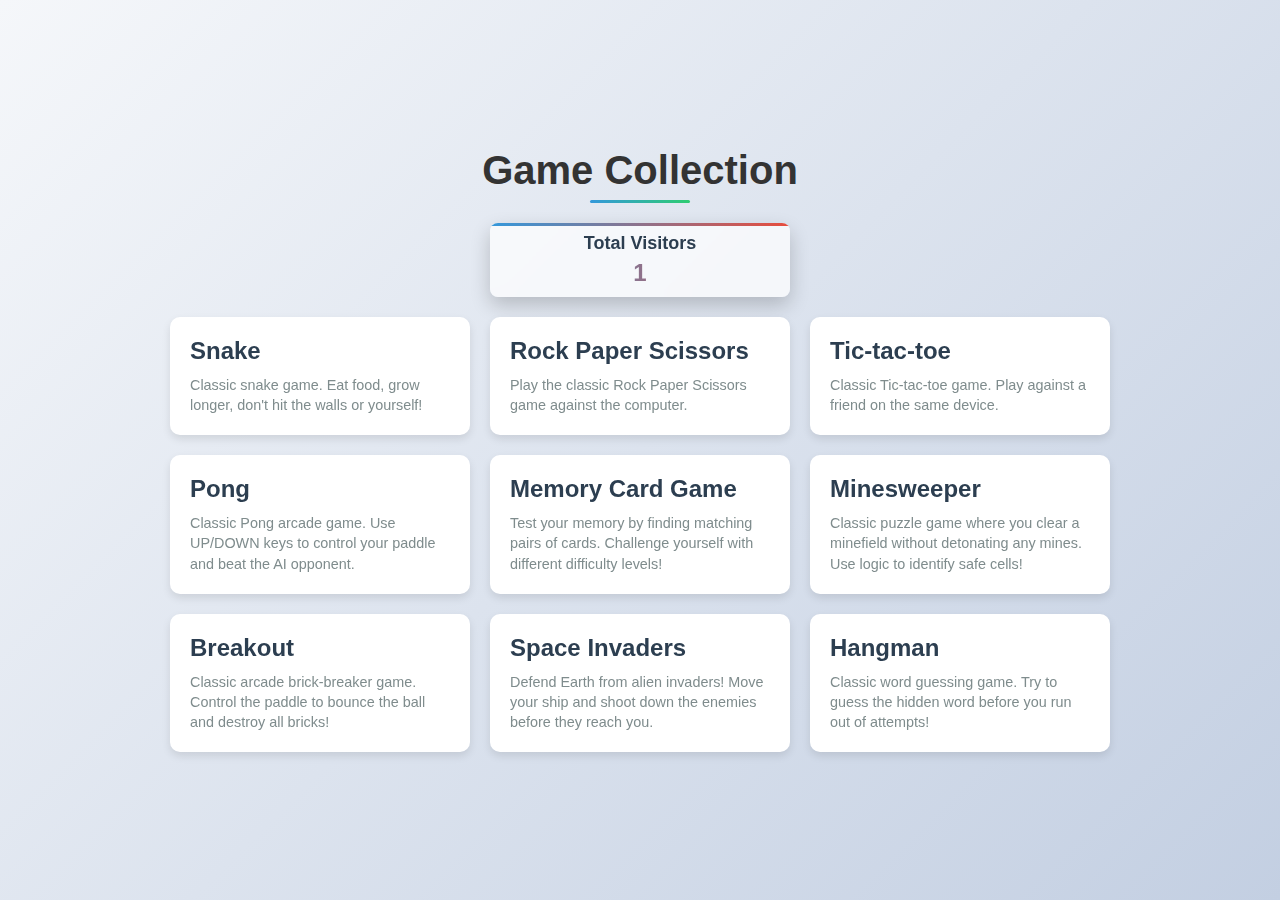
<file: index.html>
<!DOCTYPE html>
<html lang="en">
<head>
    <meta charset="UTF-8">
    <meta name="viewport" content="width=device-width, initial-scale=1.0">
    <title>Game Collection</title>
    <link rel="stylesheet" href="styles.css">
    <style>
        .visitor-counter {
            background: rgba(255, 255, 255, 0.7);
            backdrop-filter: blur(10px);
            -webkit-backdrop-filter: blur(10px);
            border-radius: 8px;
            box-shadow: 0 8px 20px rgba(0, 0, 0, 0.2);
            padding: 10px 20px;
            margin: 20px auto;
            max-width: 300px;
            text-align: center;
            position: relative;
            overflow: hidden;
        }
        
        .visitor-counter::before {
            content: '';
            position: absolute;
            top: 0;
            left: 0;
            right: 0;
            height: 3px;
            background: linear-gradient(90deg, #3498db, #e74c3c);
            z-index: 1;
        }
        
        .visitor-counter h3 {
            margin: 0 0 5px 0;
            color: #2c3e50;
            font-size: 18px;
        }
        
        .visitor-counter p {
            margin: 0;
            font-size: 24px;
            font-weight: bold;
            background: linear-gradient(90deg, #3498db, #e74c3c);
            -webkit-background-clip: text;
            color: transparent;
            background-clip: text;
        }
    </style>
</head>
<body>
    <div class="container">
        <h1>Game Collection</h1>
        
        <div class="visitor-counter">
            <h3>Total Visitors</h3>
            <p id="visitor-count">0</p>
        </div>
        
        <div class="game-menu">
            <div class="game-card" onclick="location.href='snake.html'">
                <h2>Snake</h2>
                <p>Classic snake game. Eat food, grow longer, don't hit the walls or yourself!</p>
            </div>
            <div class="game-card" onclick="location.href='rock-paper-scissors.html'">
                <h2>Rock Paper Scissors</h2>
                <p>Play the classic Rock Paper Scissors game against the computer.</p>
            </div>
            <div class="game-card" onclick="location.href='tic-tac-toe.html'">
                <h2>Tic-tac-toe</h2>
                <p>Classic Tic-tac-toe game. Play against a friend on the same device.</p>
            </div>
            <div class="game-card" onclick="location.href='pong.html'">
                <h2>Pong</h2>
                <p>Classic Pong arcade game. Use UP/DOWN keys to control your paddle and beat the AI opponent.</p>
            </div>
            <div class="game-card" onclick="location.href='memory-game.html'">
                <h2>Memory Card Game</h2>
                <p>Test your memory by finding matching pairs of cards. Challenge yourself with different difficulty levels!</p>
            </div>
            <div class="game-card" onclick="location.href='minesweeper.html'">
                <h2>Minesweeper</h2>
                <p>Classic puzzle game where you clear a minefield without detonating any mines. Use logic to identify safe cells!</p>
            </div>
            <div class="game-card" onclick="location.href='breakout.html'">
                <h2>Breakout</h2>
                <p>Classic arcade brick-breaker game. Control the paddle to bounce the ball and destroy all bricks!</p>
            </div>
            <div class="game-card" onclick="location.href='space-invaders.html'">
                <h2>Space Invaders</h2>
                <p>Defend Earth from alien invaders! Move your ship and shoot down the enemies before they reach you.</p>
            </div>
            <div class="game-card" onclick="location.href='hangman.html'">
                <h2>Hangman</h2>
                <p>Classic word guessing game. Try to guess the hidden word before you run out of attempts!</p>
            </div>
        </div>
    </div>
    
    <script>
        document.addEventListener('DOMContentLoaded', () => {
            // Get the visitor count from localStorage or initialize to 0
            let visitorCount = parseInt(localStorage.getItem('visitor-count') || '0', 10);
            
            // Increment the count for this visit
            visitorCount++;
            
            // Save the updated count
            localStorage.setItem('visitor-count', visitorCount);
            
            // Display the count on the page
            document.getElementById('visitor-count').textContent = visitorCount;
        });
    </script>
</body>
</html>
</file>
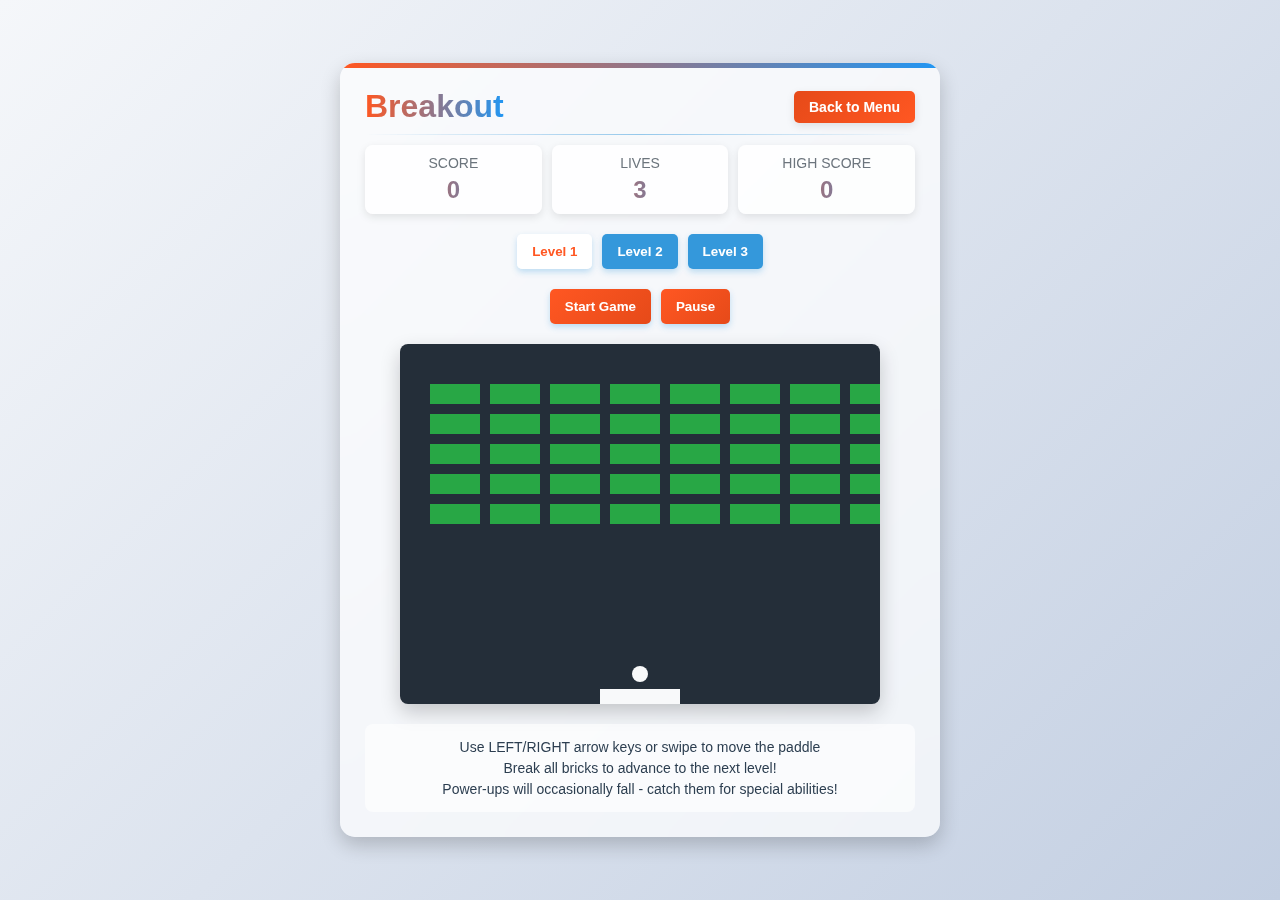
<file: breakout.html>
<!DOCTYPE html>
<html lang="en">
<head>
    <meta charset="UTF-8">
    <meta name="viewport" content="width=device-width, initial-scale=1.0">
    <title>Breakout</title>
    <link rel="stylesheet" href="styles.css">
    <style>
        :root {
            --primary-color: #ff5722;
            --primary-dark: #e64a19;
            --primary-light: #ff8a65;
            --secondary-color: #2196f3;
            --secondary-dark: #1976d2;
            --secondary-light: #64b5f6;
            --text-dark: #2c3e50;
            --text-light: #f8f9fa;
            --text-muted: #6c757d;
            --shadow-sm: 0 3px 8px rgba(0, 0, 0, 0.1);
            --shadow-md: 0 5px 15px rgba(0, 0, 0, 0.1);
            --shadow-lg: 0 8px 20px rgba(0, 0, 0, 0.2);
            --border-radius-sm: 5px;
            --border-radius-md: 8px;
            --border-radius-lg: 15px;
        }
        
        .game-container {
            background: rgba(255, 255, 255, 0.7);
            backdrop-filter: blur(10px);
            -webkit-backdrop-filter: blur(10px);
            border-radius: var(--border-radius-lg);
            box-shadow: var(--shadow-lg);
            padding: 25px;
            margin: 20px auto;
            max-width: 600px;
            width: 95%;
            position: relative;
            overflow: hidden;
        }
        
        .game-container::before {
            content: '';
            position: absolute;
            top: 0;
            left: 0;
            right: 0;
            height: 5px;
            background: linear-gradient(90deg, var(--primary-color), var(--secondary-color));
            z-index: 1;
        }
        
        .game-header {
            display: flex;
            justify-content: space-between;
            align-items: center;
            margin-bottom: 20px;
            flex-wrap: wrap;
            gap: 15px;
        }
        
        .game-title {
            background: linear-gradient(90deg, var(--primary-color), var(--secondary-color));
            -webkit-background-clip: text;
            color: transparent;
            background-clip: text;
            font-size: clamp(24px, 6vw, 32px);
            margin: 0;
        }
        
        .back-button {
            padding: 8px 15px;
            background: linear-gradient(135deg, var(--primary-dark), var(--primary-color));
            color: white;
            border: none;
            border-radius: var(--border-radius-sm);
            cursor: pointer;
            font-size: clamp(12px, 3vw, 14px);
            font-weight: bold;
            box-shadow: var(--shadow-sm);
            transition: all 0.3s ease;
        }
        
        .back-button:hover {
            transform: translateY(-3px);
            box-shadow: var(--shadow-md);
        }
        
        .game-stats {
            display: flex;
            justify-content: space-around;
            margin-bottom: 20px;
            gap: 10px;
        }
        
        .stat-box {
            background: rgba(255, 255, 255, 0.8);
            padding: 10px 15px;
            border-radius: var(--border-radius-md);
            box-shadow: var(--shadow-sm);
            min-width: 120px;
            text-align: center;
            flex: 1;
        }
        
        .stat-box p {
            margin: 0;
            font-size: 14px;
            color: var(--text-muted);
        }
        
        .stat-box h3 {
            margin: 5px 0 0;
            font-size: 24px;
            background: linear-gradient(90deg, var(--primary-color), var(--secondary-color));
            -webkit-background-clip: text;
            color: transparent;
            background-clip: text;
        }
        
        .game-controls {
            display: flex;
            justify-content: center;
            margin-bottom: 20px;
            gap: 10px;
        }
        
        .game-btn {
            padding: 8px 20px;
            background: linear-gradient(135deg, var(--primary-color), var(--primary-dark));
            color: white;
            border: none;
            border-radius: var(--border-radius-sm);
            cursor: pointer;
            user-select: none;
            -webkit-user-select: none;
            font-weight: bold;
            box-shadow: var(--shadow-sm);
            transition: all 0.3s ease;
        }
        
        .game-btn:hover {
            transform: translateY(-3px);
            box-shadow: var(--shadow-md);
        }
        
        #game-canvas {
            display: block;
            background: #242e39;
            margin: 0 auto;
            border-radius: var(--border-radius-md);
            box-shadow: var(--shadow-lg);
        }
        
        .level-selector {
            display: flex;
            justify-content: center;
            margin-bottom: 20px;
            gap: 10px;
            flex-wrap: wrap;
        }
        
        .level-btn {
            padding: 8px 15px;
            background: rgba(255, 255, 255, 0.5);
            border: 2px solid transparent;
            border-radius: var(--border-radius-sm);
            cursor: pointer;
            user-select: none;
            -webkit-user-select: none;
            font-weight: bold;
            transition: all 0.2s ease;
        }
        
        .level-btn:hover {
            background: rgba(255, 255, 255, 0.8);
        }
        
        .level-btn.active {
            border-color: var(--primary-color);
            background: rgba(255, 255, 255, 0.9);
            color: var(--primary-color);
        }
        
        .instructions {
            text-align: center;
            margin-top: 20px;
            padding: 10px;
            background-color: rgba(255, 255, 255, 0.6);
            border-radius: var(--border-radius-md);
        }
        
        .instructions p {
            margin: 5px 0;
            color: var(--text-dark);
            font-size: 14px;
        }
        
        .modal {
            display: none;
            position: fixed;
            top: 0;
            left: 0;
            width: 100%;
            height: 100%;
            background-color: rgba(0, 0, 0, 0.7);
            z-index: 100;
            justify-content: center;
            align-items: center;
        }
        
        .modal.show {
            display: flex;
        }
        
        .modal-content {
            background-color: white;
            padding: 30px;
            border-radius: var(--border-radius-lg);
            text-align: center;
            max-width: 400px;
            width: 90%;
            box-shadow: var(--shadow-lg);
        }
        
        .modal-title {
            margin-top: 0;
            color: var(--primary-color);
            font-size: 28px;
        }
        
        .modal-title.win {
            color: #28a745;
        }
        
        .modal-message {
            margin-bottom: 20px;
            color: var(--text-dark);
        }
        
        .modal-btn {
            padding: 10px 20px;
            background: linear-gradient(135deg, var(--primary-color), var(--primary-dark));
            color: white;
            border: none;
            border-radius: var(--border-radius-sm);
            cursor: pointer;
            user-select: none;
            -webkit-user-select: none;
            font-weight: bold;
            box-shadow: var(--shadow-sm);
            transition: all 0.3s ease;
        }
        
        .modal-btn:hover {
            transform: translateY(-3px);
            box-shadow: var(--shadow-md);
        }
        
        @media (max-width: 600px) {
            .game-stats {
                flex-direction: column;
                align-items: center;
            }
            
            .stat-box {
                width: 100%;
                max-width: 200px;
            }
            
            .level-selector {
                flex-direction: column;
                align-items: center;
            }
            
            .level-btn {
                width: 100%;
                max-width: 200px;
                text-align: center;
            }
        }
    </style>
</head>
<body>
    <div class="container">
        <div class="game-container">
            <div class="game-header">
                <h2 class="game-title">Breakout</h2>
                <button class="back-button" onclick="location.href='index.html'">Back to Menu</button>
            </div>
            
            <div class="game-stats">
                <div class="stat-box">
                    <p>SCORE</p>
                    <h3 id="score">0</h3>
                </div>
                <div class="stat-box">
                    <p>LIVES</p>
                    <h3 id="lives">3</h3>
                </div>
                <div class="stat-box">
                    <p>HIGH SCORE</p>
                    <h3 id="high-score">0</h3>
                </div>
            </div>
            
            <div class="level-selector">
                <button class="level-btn active" data-level="1">Level 1</button>
                <button class="level-btn" data-level="2">Level 2</button>
                <button class="level-btn" data-level="3">Level 3</button>
            </div>
            
            <div class="game-controls">
                <button id="start-btn" class="game-btn">Start Game</button>
                <button id="pause-btn" class="game-btn" disabled>Pause</button>
            </div>
            
            <canvas id="game-canvas" width="480" height="360"></canvas>
            
            <div class="instructions">
                <p>Use LEFT/RIGHT arrow keys or swipe to move the paddle</p>
                <p>Break all bricks to advance to the next level!</p>
                <p>Power-ups will occasionally fall - catch them for special abilities!</p>
            </div>
        </div>
    </div>
    
    <div class="modal" id="game-modal">
        <div class="modal-content">
            <h2 class="modal-title" id="modal-title">Game Over</h2>
            <p class="modal-message" id="modal-message">Your score: <span id="final-score">0</span></p>
            <button class="modal-btn" id="modal-btn">Play Again</button>
        </div>
    </div>
    
    <script>
        document.addEventListener('DOMContentLoaded', () => {
            // Game elements
            const canvas = document.getElementById('game-canvas');
            const ctx = canvas.getContext('2d');
            const scoreElement = document.getElementById('score');
            const livesElement = document.getElementById('lives');
            const highScoreElement = document.getElementById('high-score');
            const startBtn = document.getElementById('start-btn');
            const pauseBtn = document.getElementById('pause-btn');
            const levelBtns = document.querySelectorAll('.level-btn');
            const gameModal = document.getElementById('game-modal');
            const modalTitle = document.getElementById('modal-title');
            const modalMessage = document.getElementById('modal-message');
            const finalScoreElement = document.getElementById('final-score');
            const modalBtn = document.getElementById('modal-btn');
            
            // Game variables
            const paddleHeight = 15;
            const paddleWidth = 80;
            const ballRadius = 8;
            const brickRowCount = 5;
            const brickColumnCount = 8;
            const brickWidth = 50;
            const brickHeight = 20;
            const brickPadding = 10;
            const brickOffsetTop = 40;
            const brickOffsetLeft = 30;
            
            let x, y, dx, dy;
            let paddleX;
            let score = 0;
            let lives = 3;
            let level = 1;
            let gameStarted = false;
            let gamePaused = false;
            let gameOver = false;
            let bricks = [];
            let powerUps = [];
            let paddleWidth_original = paddleWidth;
            let highScore = localStorage.getItem('breakout-high-score') || 0;
            let animationId;
            
            // Power-up types
            const powerUpTypes = [
                { type: 'extraLife', color: '#28a745', symbol: '❤️', chance: 0.2 },
                { type: 'widePaddle', color: '#17a2b8', symbol: '↔️', chance: 0.3 },
                { type: 'slowBall', color: '#6610f2', symbol: '🐢', chance: 0.3 },
                { type: 'multiball', color: '#fd7e14', symbol: '🔄', chance: 0.2 }
            ];
            
            // Active power-ups
            let activePowerUps = {
                widePaddle: { active: false, duration: 0 },
                slowBall: { active: false, duration: 0 }
            };
            
            // Initialize high score display
            highScoreElement.textContent = highScore;
            
            // Set up level selection
            levelBtns.forEach(btn => {
                btn.addEventListener('click', () => {
                    if (!gameStarted || gameOver) {
                        levelBtns.forEach(b => b.classList.remove('active'));
                        btn.classList.add('active');
                        level = parseInt(btn.dataset.level);
                        resetGame();
                    }
                });
            });
            
            // Event listeners
            startBtn.addEventListener('click', () => {
                if (!gameStarted || gameOver) {
                    startGame();
                } else if (gamePaused) {
                    resumeGame();
                }
            });
            
            pauseBtn.addEventListener('click', () => {
                if (gameStarted && !gameOver) {
                    if (gamePaused) {
                        resumeGame();
                    } else {
                        pauseGame();
                    }
                }
            });
            
            document.addEventListener('keydown', keyDownHandler);
            document.addEventListener('keyup', keyUpHandler);
            document.addEventListener('mousemove', mouseMoveHandler);
            setupTouchEvents();
            
            modalBtn.addEventListener('click', () => {
                gameModal.classList.remove('show');
                resetGame();
            });
            
            // Initialize game variables
            function initializeGame() {
                paddleX = (canvas.width - paddleWidth) / 2;
                x = canvas.width / 2;
                y = canvas.height - 30;
                dx = 2 + (level * 0.5);
                dy = -2 - (level * 0.5);
                score = 0;
                lives = 3;
                powerUps = [];
                
                // Reset active power-ups
                activePowerUps.widePaddle.active = false;
                activePowerUps.slowBall.active = false;
                
                scoreElement.textContent = score;
                livesElement.textContent = lives;
                
                createBricks();
                
                startBtn.textContent = 'Start Game';
                pauseBtn.disabled = true;
            }
            
            // Create bricks based on level
            function createBricks() {
                bricks = [];
                
                // Different brick patterns based on level
                for (let c = 0; c < brickColumnCount; c++) {
                    bricks[c] = [];
                    for (let r = 0; r < brickRowCount; r++) {
                        let brickHealth = 1;
                        
                        // Level 2 has some stronger bricks
                        if (level >= 2 && r < 2) {
                            brickHealth = 2;
                        }
                        
                        // Level 3 has even stronger bricks
                        if (level === 3 && r === 0) {
                            brickHealth = 3;
                        }
                        
                        // In level 3, create some indestructible bricks
                        const isIndestructible = level === 3 && ((c === 2 && r === 2) || (c === 5 && r === 2));
                        
                        bricks[c][r] = { 
                            x: c * (brickWidth + brickPadding) + brickOffsetLeft,
                            y: r * (brickHeight + brickPadding) + brickOffsetTop,
                            health: isIndestructible ? -1 : brickHealth,
                            visible: true
                        };
                    }
                }
            }
            
            // Start the game
            function startGame() {
                if (!gameStarted || gameOver) {
                    resetGame();
                    gameStarted = true;
                    gameOver = false;
                    gamePaused = false;
                    startBtn.textContent = 'Restart';
                    pauseBtn.disabled = false;
                    pauseBtn.textContent = 'Pause';
                    
                    // Start the game loop
                    animationId = requestAnimationFrame(draw);
                }
            }
            
            // Reset the game
            function resetGame() {
                cancelAnimationFrame(animationId);
                initializeGame();
                gameStarted = false;
                gameOver = false;
                gamePaused = false;
                ctx.clearRect(0, 0, canvas.width, canvas.height);
                drawBricks();
                drawPaddle();
                drawBall();
            }
            
            // Pause the game
            function pauseGame() {
                if (gameStarted && !gameOver && !gamePaused) {
                    gamePaused = true;
                    cancelAnimationFrame(animationId);
                    pauseBtn.textContent = 'Resume';
                }
            }
            
            // Resume the game
            function resumeGame() {
                if (gameStarted && !gameOver && gamePaused) {
                    gamePaused = false;
                    pauseBtn.textContent = 'Pause';
                    animationId = requestAnimationFrame(draw);
                }
            }
            
            // Draw the ball
            function drawBall() {
                ctx.beginPath();
                ctx.arc(x, y, ballRadius, 0, Math.PI * 2);
                ctx.fillStyle = activePowerUps.slowBall.active ? '#6610f2' : '#f8f9fa';
                ctx.fill();
                ctx.closePath();
            }
            
            // Draw the paddle
            function drawPaddle() {
                const currentPaddleWidth = activePowerUps.widePaddle.active ? paddleWidth * 1.5 : paddleWidth;
                
                ctx.beginPath();
                ctx.rect(paddleX, canvas.height - paddleHeight, currentPaddleWidth, paddleHeight);
                ctx.fillStyle = activePowerUps.widePaddle.active ? '#17a2b8' : '#f8f9fa';
                ctx.fill();
                ctx.closePath();
            }
            
            // Draw the bricks
            function drawBricks() {
                for (let c = 0; c < brickColumnCount; c++) {
                    for (let r = 0; r < brickRowCount; r++) {
                        if (bricks[c][r].visible) {
                            const brickX = bricks[c][r].x;
                            const brickY = bricks[c][r].y;
                            
                            ctx.beginPath();
                            ctx.rect(brickX, brickY, brickWidth, brickHeight);
                            
                            // Color based on health
                            if (bricks[c][r].health === -1) {
                                // Indestructible brick
                                ctx.fillStyle = '#343a40';
                            } else if (bricks[c][r].health === 3) {
                                ctx.fillStyle = '#dc3545'; // Red for strongest
                            } else if (bricks[c][r].health === 2) {
                                ctx.fillStyle = '#fd7e14'; // Orange for medium
                            } else {
                                ctx.fillStyle = '#28a745'; // Green for normal
                            }
                            
                            ctx.fill();
                            ctx.closePath();
                        }
                    }
                }
            }
            
            // Draw power-ups
            function drawPowerUps() {
                for (let i = 0; i < powerUps.length; i++) {
                    const powerUp = powerUps[i];
                    
                    ctx.beginPath();
                    ctx.rect(powerUp.x, powerUp.y, 20, 20);
                    ctx.fillStyle = powerUp.color;
                    ctx.fill();
                    ctx.closePath();
                    
                    // Draw power-up symbol
                    ctx.font = '14px Arial';
                    ctx.fillStyle = '#fff';
                    ctx.textAlign = 'center';
                    ctx.textBaseline = 'middle';
                    ctx.fillText(powerUp.symbol, powerUp.x + 10, powerUp.y + 10);
                    
                    // Move power-up down
                    powerUp.y += 2;
                    
                    // Check if power-up is caught by paddle
                    if (
                        powerUp.y + 20 >= canvas.height - paddleHeight &&
                        powerUp.x + 20 >= paddleX &&
                        powerUp.x <= paddleX + (activePowerUps.widePaddle.active ? paddleWidth * 1.5 : paddleWidth)
                    ) {
                        // Apply power-up effect
                        applyPowerUp(powerUp.type);
                        
                        // Remove power-up
                        powerUps.splice(i, 1);
                        i--;
                    }
                    // Remove if out of bounds
                    else if (powerUp.y > canvas.height) {
                        powerUps.splice(i, 1);
                        i--;
                    }
                }
            }
            
            // Apply power-up effect
            function applyPowerUp(type) {
                switch (type) {
                    case 'extraLife':
                        lives++;
                        livesElement.textContent = lives;
                        break;
                    case 'widePaddle':
                        activePowerUps.widePaddle.active = true;
                        activePowerUps.widePaddle.duration = 600; // 10 seconds at 60fps
                        break;
                    case 'slowBall':
                        activePowerUps.slowBall.active = true;
                        activePowerUps.slowBall.duration = 600; // 10 seconds at 60fps
                        // Slow down the ball
                        dx = dx > 0 ? Math.max(dx * 0.6, 1) : Math.min(dx * 0.6, -1);
                        dy = dy > 0 ? Math.max(dy * 0.6, 1) : Math.min(dy * 0.6, -1);
                        break;
                    case 'multiball':
                        // Not implemented in this simplified version
                        break;
                }
            }
            
            // Update power-up timers
            function updatePowerUps() {
                // Update wide paddle
                if (activePowerUps.widePaddle.active) {
                    activePowerUps.widePaddle.duration--;
                    if (activePowerUps.widePaddle.duration <= 0) {
                        activePowerUps.widePaddle.active = false;
                    }
                }
                
                // Update slow ball
                if (activePowerUps.slowBall.active) {
                    activePowerUps.slowBall.duration--;
                    if (activePowerUps.slowBall.duration <= 0) {
                        activePowerUps.slowBall.active = false;
                        // Reset ball speed
                        dx = dx > 0 ? 2 + (level * 0.5) : -(2 + (level * 0.5));
                        dy = dy > 0 ? 2 + (level * 0.5) : -(2 + (level * 0.5));
                    }
                }
            }
            
            // Collision detection
            function collisionDetection() {
                for (let c = 0; c < brickColumnCount; c++) {
                    for (let r = 0; r < brickRowCount; r++) {
                        const brick = bricks[c][r];
                        
                        if (brick.visible) {
                            if (
                                x > brick.x - ballRadius &&
                                x < brick.x + brickWidth + ballRadius &&
                                y > brick.y - ballRadius &&
                                y < brick.y + brickHeight + ballRadius
                            ) {
                                // Don't bounce off indestructible bricks
                                if (brick.health !== -1) {
                                    dy = -dy;
                                    brick.health--;
                                    
                                    if (brick.health <= 0) {
                                        brick.visible = false;
                                        score += 10 * level;
                                        scoreElement.textContent = score;
                                        
                                        // Possibly drop a power-up (20% chance)
                                        if (Math.random() < 0.2) {
                                            // Select a power-up based on weighted chances
                                            let totalChance = 0;
                                            const rand = Math.random();
                                            
                                            for (const powerUp of powerUpTypes) {
                                                totalChance += powerUp.chance;
                                                if (rand <= totalChance) {
                                                    powerUps.push({
                                                        x: brick.x + brickWidth / 2 - 10,
                                                        y: brick.y + brickHeight,
                                                        type: powerUp.type,
                                                        color: powerUp.color,
                                                        symbol: powerUp.symbol
                                                    });
                                                    break;
                                                }
                                            }
                                        }
                                        
                                        // Check if all breakable bricks are gone
                                        if (checkLevelComplete()) {
                                            showLevelComplete();
                                        }
                                    }
                                } else {
                                    // Bounce off indestructible brick
                                    // Determine which side was hit
                                    const brickCenterX = brick.x + brickWidth / 2;
                                    const brickCenterY = brick.y + brickHeight / 2;
                                    
                                    if (Math.abs(x - brickCenterX) > Math.abs(y - brickCenterY)) {
                                        // Hit on the left or right
                                        dx = -dx;
                                    } else {
                                        // Hit on the top or bottom
                                        dy = -dy;
                                    }
                                }
                            }
                        }
                    }
                }
            }
            
            // Check if level is complete
            function checkLevelComplete() {
                for (let c = 0; c < brickColumnCount; c++) {
                    for (let r = 0; r < brickRowCount; r++) {
                        if (bricks[c][r].visible && bricks[c][r].health !== -1) {
                            return false;
                        }
                    }
                }
                return true;
            }
            
            // Show level complete
            function showLevelComplete() {
                if (level < 3) {
                    // Advance to next level
                    level++;
                    levelBtns.forEach(btn => {
                        if (parseInt(btn.dataset.level) === level) {
                            btn.classList.add('active');
                        } else {
                            btn.classList.remove('active');
                        }
                    });
                    
                    // Reset game with new level
                    cancelAnimationFrame(animationId);
                    
                    // Show level complete message
                    modalTitle.textContent = 'Level Complete!';
                    modalTitle.className = 'modal-title win';
                    modalMessage.innerHTML = `Congratulations! Moving to Level ${level}.<br>Score: ${score}`;
                    finalScoreElement.textContent = score;
                    gameModal.classList.add('show');
                    
                    // Set up next level
                    gameStarted = false;
                    createBricks();
                } else {
                    // Game complete
                    endGame(true);
                }
            }
            
            // End game
            function endGame(isWin) {
                gameOver = true;
                cancelAnimationFrame(animationId);
                
                // Update high score
                if (score > highScore) {
                    highScore = score;
                    localStorage.setItem('breakout-high-score', highScore);
                    highScoreElement.textContent = highScore;
                }
                
                if (isWin) {
                    modalTitle.textContent = 'You Win!';
                    modalTitle.className = 'modal-title win';
                    modalMessage.innerHTML = `Congratulations! You completed all levels!<br>Final Score: ${score}`;
                } else {
                    modalTitle.textContent = 'Game Over';
                    modalTitle.className = 'modal-title';
                    modalMessage.innerHTML = `Your score: ${score}`;
                }
                
                finalScoreElement.textContent = score;
                gameModal.classList.add('show');
                
                startBtn.textContent = 'Start Game';
                pauseBtn.disabled = true;
            }
            
            // Main draw function
            function draw() {
                ctx.clearRect(0, 0, canvas.width, canvas.height);
                
                drawBricks();
                drawBall();
                drawPaddle();
                drawPowerUps();
                collisionDetection();
                updatePowerUps();
                
                // Ball movement and collisions
                if (x + dx > canvas.width - ballRadius || x + dx < ballRadius) {
                    dx = -dx;
                }
                
                if (y + dy < ballRadius) {
                    dy = -dy;
                } else if (y + dy > canvas.height - ballRadius - paddleHeight) {
                    if (x > paddleX && x < paddleX + (activePowerUps.widePaddle.active ? paddleWidth * 1.5 : paddleWidth)) {
                        // Hit the paddle
                        dy = -dy;
                        
                        // Change ball direction based on where it hit the paddle
                        const paddleCenter = paddleX + (activePowerUps.widePaddle.active ? paddleWidth * 1.5 : paddleWidth) / 2;
                        const hitPosition = (x - paddleCenter) / ((activePowerUps.widePaddle.active ? paddleWidth * 1.5 : paddleWidth) / 2);
                        
                        // Adjust horizontal speed based on hit position
                        dx = hitPosition * (2 + level * 0.3);
                        
                        // Ensure minimum horizontal speed
                        if (Math.abs(dx) < 0.5) {
                            dx = dx > 0 ? 0.5 : -0.5;
                        }
                    } else if (y + dy > canvas.height - ballRadius) {
                        // Miss the paddle
                        lives--;
                        livesElement.textContent = lives;
                        
                        if (lives <= 0) {
                            endGame(false);
                            return;
                        } else {
                            // Reset ball and paddle position
                            x = canvas.width / 2;
                            y = canvas.height - 30;
                            dx = 2 + (level * 0.5) * (Math.random() > 0.5 ? 1 : -1);
                            dy = -(2 + (level * 0.5));
                            paddleX = (canvas.width - paddleWidth) / 2;
                        }
                    }
                }
                
                // Move ball
                x += dx;
                y += dy;
                
                // Move paddle based on rightPressed and leftPressed
                if (rightPressed && paddleX < canvas.width - (activePowerUps.widePaddle.active ? paddleWidth * 1.5 : paddleWidth)) {
                    paddleX += 7;
                } else if (leftPressed && paddleX > 0) {
                    paddleX -= 7;
                }
                
                if (!gameOver && gameStarted && !gamePaused) {
                    animationId = requestAnimationFrame(draw);
                }
            }
            
            // Keyboard controls
            let rightPressed = false;
            let leftPressed = false;
            
            function keyDownHandler(e) {
                if (e.key === 'Right' || e.key === 'ArrowRight') {
                    rightPressed = true;
                } else if (e.key === 'Left' || e.key === 'ArrowLeft') {
                    leftPressed = true;
                }
            }
            
            function keyUpHandler(e) {
                if (e.key === 'Right' || e.key === 'ArrowRight') {
                    rightPressed = false;
                } else if (e.key === 'Left' || e.key === 'ArrowLeft') {
                    leftPressed = false;
                }
            }
            
            // Mouse controls
            function mouseMoveHandler(e) {
                if (gameStarted && !gameOver && !gamePaused) {
                    const relativeX = e.clientX - canvas.getBoundingClientRect().left;
                    const paddleWidthCurrent = activePowerUps.widePaddle.active ? paddleWidth * 1.5 : paddleWidth;
                    
                    if (relativeX > 0 && relativeX < canvas.width) {
                        paddleX = relativeX - paddleWidthCurrent / 2;
                        
                        if (paddleX < 0) {
                            paddleX = 0;
                        } else if (paddleX > canvas.width - paddleWidthCurrent) {
                            paddleX = canvas.width - paddleWidthCurrent;
                        }
                    }
                }
            }
            
            // Touch controls
            function setupTouchEvents() {
                let touchStartX = 0;
                
                canvas.addEventListener('touchstart', function(e) {
                    const touch = e.touches[0];
                    touchStartX = touch.clientX;
                    e.preventDefault();
                }, { passive: false });
                
                canvas.addEventListener('touchmove', function(e) {
                    if (gameStarted && !gameOver && !gamePaused) {
                        const touch = e.touches[0];
                        const relativeX = touch.clientX - canvas.getBoundingClientRect().left;
                        const paddleWidthCurrent = activePowerUps.widePaddle.active ? paddleWidth * 1.5 : paddleWidth;
                        
                        paddleX = relativeX - paddleWidthCurrent / 2;
                        
                        if (paddleX < 0) {
                            paddleX = 0;
                        } else if (paddleX > canvas.width - paddleWidthCurrent) {
                            paddleX = canvas.width - paddleWidthCurrent;
                        }
                    }
                    e.preventDefault();
                }, { passive: false });
            }
            
            // Initialize the game
            resetGame();
        });
    </script>
</body>
</html>
</file>
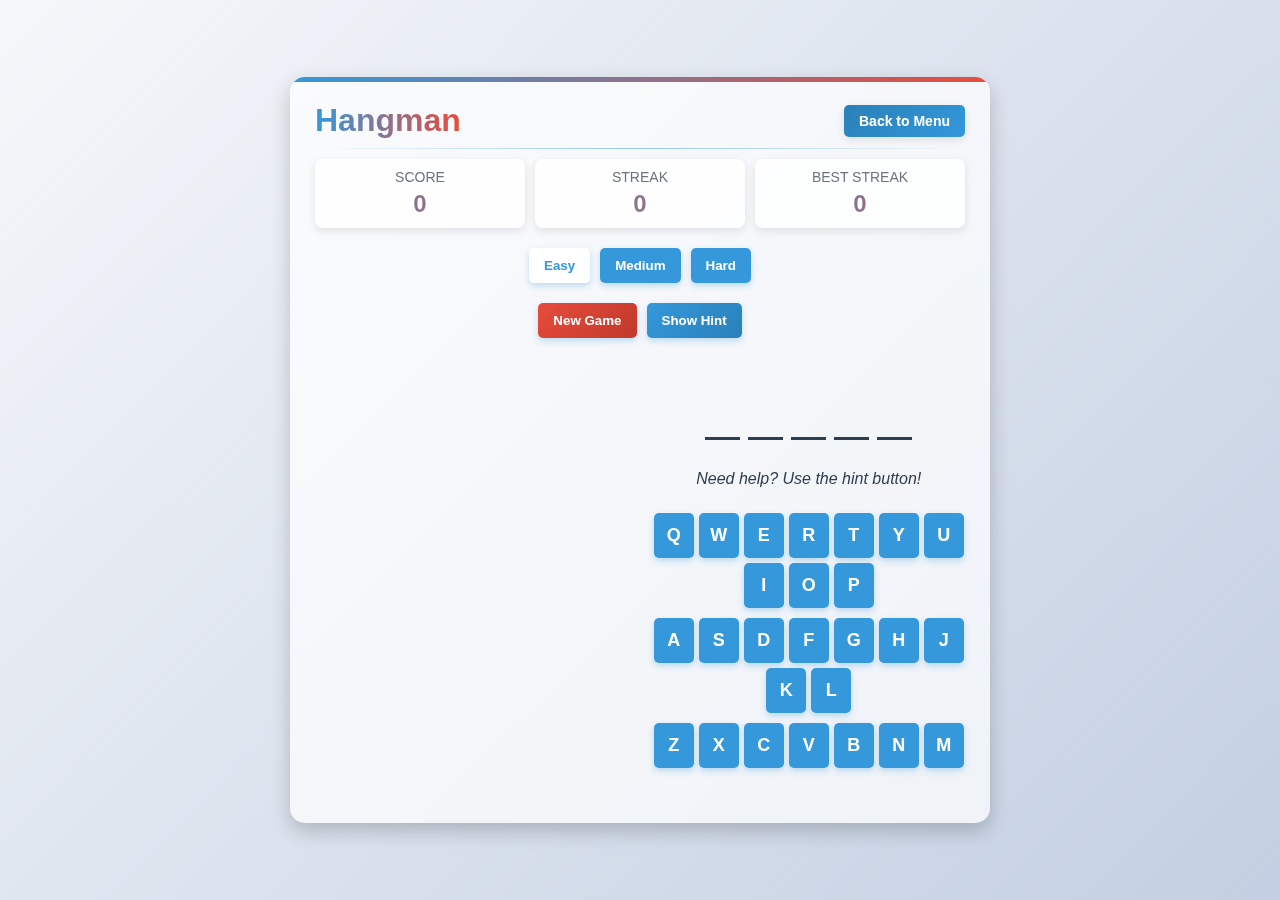
<file: hangman.html>
<!DOCTYPE html>
<html lang="en">
<head>
    <meta charset="UTF-8">
    <meta name="viewport" content="width=device-width, initial-scale=1.0">
    <title>Hangman</title>
    <link rel="stylesheet" href="styles.css">
    <style>
        :root {
            --primary-color: #3498db;
            --primary-dark: #2980b9;
            --primary-light: #5dade2;
            --secondary-color: #e74c3c;
            --secondary-dark: #c0392b;
            --secondary-light: #f1948a;
            --text-dark: #2c3e50;
            --text-light: #f8f9fa;
            --text-muted: #6c757d;
            --shadow-sm: 0 3px 8px rgba(0, 0, 0, 0.1);
            --shadow-md: 0 5px 15px rgba(0, 0, 0, 0.1);
            --shadow-lg: 0 8px 20px rgba(0, 0, 0, 0.2);
            --border-radius-sm: 5px;
            --border-radius-md: 8px;
            --border-radius-lg: 15px;
        }
        
        .game-container {
            background: rgba(255, 255, 255, 0.7);
            backdrop-filter: blur(10px);
            -webkit-backdrop-filter: blur(10px);
            border-radius: var(--border-radius-lg);
            box-shadow: var(--shadow-lg);
            padding: 25px;
            margin: 20px auto;
            max-width: 700px;
            width: 95%;
            position: relative;
            overflow: hidden;
        }
        
        .game-container::before {
            content: '';
            position: absolute;
            top: 0;
            left: 0;
            right: 0;
            height: 5px;
            background: linear-gradient(90deg, var(--primary-color), var(--secondary-color));
            z-index: 1;
        }
        
        .game-header {
            display: flex;
            justify-content: space-between;
            align-items: center;
            margin-bottom: 20px;
            flex-wrap: wrap;
            gap: 15px;
        }
        
        .game-title {
            background: linear-gradient(90deg, var(--primary-color), var(--secondary-color));
            -webkit-background-clip: text;
            color: transparent;
            background-clip: text;
            font-size: clamp(24px, 6vw, 32px);
            margin: 0;
        }
        
        .back-button {
            padding: 8px 15px;
            background: linear-gradient(135deg, var(--primary-dark), var(--primary-color));
            color: white;
            border: none;
            border-radius: var(--border-radius-sm);
            cursor: pointer;
            font-size: clamp(12px, 3vw, 14px);
            font-weight: bold;
            box-shadow: var(--shadow-sm);
            transition: all 0.3s ease;
            user-select: none;
            -webkit-user-select: none;
        }
        
        .back-button:hover {
            transform: translateY(-3px);
            box-shadow: var(--shadow-md);
        }
        
        .game-stats {
            display: flex;
            justify-content: space-around;
            margin-bottom: 20px;
            gap: 10px;
        }
        
        .stat-box {
            background: rgba(255, 255, 255, 0.8);
            padding: 10px 15px;
            border-radius: var(--border-radius-md);
            box-shadow: var(--shadow-sm);
            min-width: 120px;
            text-align: center;
            flex: 1;
        }
        
        .stat-box p {
            margin: 0;
            font-size: 14px;
            color: var(--text-muted);
        }
        
        .stat-box h3 {
            margin: 5px 0 0;
            font-size: 24px;
            background: linear-gradient(90deg, var(--primary-color), var(--secondary-color));
            -webkit-background-clip: text;
            color: transparent;
            background-clip: text;
        }
        
        .game-content {
            display: flex;
            flex-wrap: wrap;
            gap: 25px;
            margin-bottom: 25px;
        }
        
        .hangman-drawing {
            flex: 1;
            min-width: 250px;
            display: flex;
            justify-content: center;
            align-items: center;
        }
        
        .hangman-svg {
            width: 250px;
            height: 300px;
        }
        
        .word-section {
            flex: 1;
            min-width: 250px;
            display: flex;
            flex-direction: column;
            justify-content: center;
            align-items: center;
            gap: 15px;
        }
        
        .word-display {
            display: flex;
            gap: 8px;
            flex-wrap: wrap;
            justify-content: center;
            margin-bottom: 15px;
        }
        
        .letter-box {
            width: 35px;
            height: 40px;
            border-bottom: 3px solid var(--text-dark);
            font-size: 28px;
            font-weight: bold;
            text-align: center;
            position: relative;
            display: flex;
            justify-content: center;
            align-items: center;
            color: var(--text-dark);
        }
        
        .hint-text {
            font-size: 16px;
            color: var(--text-dark);
            margin-bottom: 10px;
            text-align: center;
            font-style: italic;
        }
        
        .keyboard {
            display: flex;
            flex-wrap: wrap;
            gap: 5px;
            max-width: 500px;
            margin: 0 auto;
            justify-content: center;
        }
        
        .keyboard-row {
            display: flex;
            justify-content: center;
            gap: 5px;
            margin-bottom: 5px;
            flex-wrap: wrap;
        }
        
        .key {
            width: 40px;
            height: 45px;
            background: white;
            border: 1px solid #ddd;
            border-radius: var(--border-radius-sm);
            font-size: 18px;
            font-weight: bold;
            cursor: pointer;
            transition: all 0.2s;
            display: flex;
            justify-content: center;
            align-items: center;
            color: var(--text-dark);
            box-shadow: 0 2px 4px rgba(0,0,0,0.1);
            user-select: none;
            -webkit-user-select: none;
        }
        
        .key:hover {
            transform: translateY(-2px);
            box-shadow: 0 4px 8px rgba(0,0,0,0.1);
        }
        
        .key.correct {
            background: #28a745;
            color: white;
            border-color: #28a745;
        }
        
        .key.incorrect {
            background: #6c757d;
            color: white;
            border-color: #6c757d;
        }
        
        .key[disabled] {
            opacity: 0.5;
            cursor: not-allowed;
            transform: none;
            box-shadow: none;
        }
        
        .difficulty-selector {
            display: flex;
            justify-content: center;
            margin-bottom: 20px;
            gap: 10px;
            flex-wrap: wrap;
        }
        
        .difficulty-btn {
            padding: 8px 15px;
            background: rgba(255, 255, 255, 0.5);
            border: 2px solid transparent;
            border-radius: var(--border-radius-sm);
            cursor: pointer;
            font-weight: bold;
            transition: all 0.2s ease;
            user-select: none;
            -webkit-user-select: none;
        }
        
        .difficulty-btn:hover {
            background: rgba(255, 255, 255, 0.8);
        }
        
        .difficulty-btn.active {
            border-color: var(--primary-color);
            background: rgba(255, 255, 255, 0.9);
            color: var(--primary-color);
        }
        
        .game-controls {
            display: flex;
            justify-content: center;
            margin-bottom: 20px;
            gap: 10px;
        }
        
        .game-btn {
            padding: 8px 20px;
            background: linear-gradient(135deg, var(--primary-color), var(--primary-dark));
            color: white;
            border: none;
            border-radius: var(--border-radius-sm);
            cursor: pointer;
            font-weight: bold;
            box-shadow: var(--shadow-sm);
            transition: all 0.3s ease;
            user-select: none;
            -webkit-user-select: none;
        }
        
        .game-btn:hover {
            transform: translateY(-3px);
            box-shadow: var(--shadow-md);
        }
        
        .game-btn.new-game {
            background: linear-gradient(135deg, var(--secondary-color), var(--secondary-dark));
        }
        
        .message {
            text-align: center;
            margin: 15px 0;
            font-size: 18px;
            font-weight: bold;
            min-height: 27px;
        }
        
        .message.correct {
            color: #28a745;
        }
        
        .message.incorrect {
            color: #dc3545;
        }
        
        .modal {
            display: none;
            position: fixed;
            top: 0;
            left: 0;
            width: 100%;
            height: 100%;
            background-color: rgba(0, 0, 0, 0.7);
            z-index: 100;
            justify-content: center;
            align-items: center;
        }
        
        .modal.show {
            display: flex;
        }
        
        .modal-content {
            background-color: white;
            padding: 30px;
            border-radius: var(--border-radius-lg);
            text-align: center;
            max-width: 400px;
            width: 90%;
            box-shadow: var(--shadow-lg);
        }
        
        .modal-title {
            margin-top: 0;
            color: var(--primary-color);
            font-size: 28px;
        }
        
        .modal-title.win {
            color: #28a745;
        }
        
        .modal-title.lose {
            color: #dc3545;
        }
        
        .modal-message {
            margin-bottom: 20px;
            color: var(--text-dark);
        }
        
        .modal-btn {
            padding: 10px 20px;
            background: linear-gradient(135deg, var(--primary-color), var(--primary-dark));
            color: white;
            border: none;
            border-radius: var(--border-radius-sm);
            cursor: pointer;
            font-weight: bold;
            box-shadow: var(--shadow-sm);
            transition: all 0.3s ease;
            user-select: none;
            -webkit-user-select: none;
        }
        
        .modal-btn:hover {
            transform: translateY(-3px);
            box-shadow: var(--shadow-md);
        }
        
        /* Hangman SVG styles */
        #hangman-svg line, #hangman-svg circle, #hangman-svg ellipse, #hangman-svg path {
            stroke: var(--text-dark);
            stroke-width: 3;
            fill: none;
        }
        
        @media (max-width: 600px) {
            .game-stats {
                flex-direction: column;
                align-items: center;
            }
            
            .stat-box {
                width: 100%;
                max-width: 200px;
            }
            
            .difficulty-selector {
                flex-direction: column;
                align-items: center;
            }
            
            .difficulty-btn {
                width: 100%;
                max-width: 200px;
                text-align: center;
            }
            
            .key {
                width: 32px;
                height: 38px;
                font-size: 16px;
            }
        }
    </style>
</head>
<body>
    <div class="container">
        <div class="game-container">
            <div class="game-header">
                <h2 class="game-title">Hangman</h2>
                <button class="back-button" onclick="location.href='index.html'">Back to Menu</button>
            </div>
            
            <div class="game-stats">
                <div class="stat-box">
                    <p>SCORE</p>
                    <h3 id="score">0</h3>
                </div>
                <div class="stat-box">
                    <p>STREAK</p>
                    <h3 id="streak">0</h3>
                </div>
                <div class="stat-box">
                    <p>BEST STREAK</p>
                    <h3 id="best-streak">0</h3>
                </div>
            </div>
            
            <div class="difficulty-selector">
                <button class="difficulty-btn active" data-difficulty="easy">Easy</button>
                <button class="difficulty-btn" data-difficulty="medium">Medium</button>
                <button class="difficulty-btn" data-difficulty="hard">Hard</button>
            </div>
            
            <div class="game-controls">
                <button id="new-game-btn" class="game-btn new-game">New Game</button>
                <button id="hint-btn" class="game-btn">Show Hint</button>
            </div>
            
            <div class="message" id="message"></div>
            
            <div class="game-content">
                <div class="hangman-drawing">
                    <svg id="hangman-svg" class="hangman-svg" viewBox="0 0 300 300">
                        <!-- Base -->
                        <line id="part-0" x1="50" y1="280" x2="250" y2="280" />
                        <!-- Vertical pole -->
                        <line id="part-1" x1="100" y1="280" x2="100" y2="50" />
                        <!-- Horizontal beam -->
                        <line id="part-2" x1="100" y1="50" x2="200" y2="50" />
                        <!-- Rope -->
                        <line id="part-3" x1="200" y1="50" x2="200" y2="80" />
                        <!-- Head -->
                        <circle id="part-4" cx="200" cy="100" r="20" />
                        <!-- Body -->
                        <line id="part-5" x1="200" y1="120" x2="200" y2="190" />
                        <!-- Left arm -->
                        <line id="part-6" x1="200" y1="140" x2="170" y2="120" />
                        <!-- Right arm -->
                        <line id="part-7" x1="200" y1="140" x2="230" y2="120" />
                        <!-- Left leg -->
                        <line id="part-8" x1="200" y1="190" x2="170" y2="230" />
                        <!-- Right leg -->
                        <line id="part-9" x1="200" y1="190" x2="230" y2="230" />
                    </svg>
                </div>
                
                <div class="word-section">
                    <div id="word-display" class="word-display"></div>
                    <div id="hint-text" class="hint-text"></div>
                    
                    <div class="keyboard">
                        <div class="keyboard-row">
                            <button class="key" data-key="Q">Q</button>
                            <button class="key" data-key="W">W</button>
                            <button class="key" data-key="E">E</button>
                            <button class="key" data-key="R">R</button>
                            <button class="key" data-key="T">T</button>
                            <button class="key" data-key="Y">Y</button>
                            <button class="key" data-key="U">U</button>
                            <button class="key" data-key="I">I</button>
                            <button class="key" data-key="O">O</button>
                            <button class="key" data-key="P">P</button>
                        </div>
                        <div class="keyboard-row">
                            <button class="key" data-key="A">A</button>
                            <button class="key" data-key="S">S</button>
                            <button class="key" data-key="D">D</button>
                            <button class="key" data-key="F">F</button>
                            <button class="key" data-key="G">G</button>
                            <button class="key" data-key="H">H</button>
                            <button class="key" data-key="J">J</button>
                            <button class="key" data-key="K">K</button>
                            <button class="key" data-key="L">L</button>
                        </div>
                        <div class="keyboard-row">
                            <button class="key" data-key="Z">Z</button>
                            <button class="key" data-key="X">X</button>
                            <button class="key" data-key="C">C</button>
                            <button class="key" data-key="V">V</button>
                            <button class="key" data-key="B">B</button>
                            <button class="key" data-key="N">N</button>
                            <button class="key" data-key="M">M</button>
                        </div>
                    </div>
                </div>
            </div>
        </div>
    </div>
    
    <div class="modal" id="game-modal">
        <div class="modal-content">
            <h2 class="modal-title" id="modal-title">Game Over</h2>
            <p class="modal-message" id="modal-message">The word was: <span id="word-reveal"></span></p>
            <button class="modal-btn" id="modal-btn">Play Again</button>
        </div>
    </div>
    
    <script>
        document.addEventListener('DOMContentLoaded', () => {
            // Game elements
            const wordDisplay = document.getElementById('word-display');
            const hintText = document.getElementById('hint-text');
            const scoreElement = document.getElementById('score');
            const streakElement = document.getElementById('streak');
            const bestStreakElement = document.getElementById('best-streak');
            const newGameBtn = document.getElementById('new-game-btn');
            const hintBtn = document.getElementById('hint-btn');
            const keyboardKeys = document.querySelectorAll('.key');
            const messageElement = document.getElementById('message');
            const difficultyBtns = document.querySelectorAll('.difficulty-btn');
            const hangmanParts = document.querySelectorAll('#hangman-svg [id^="part-"]');
            const gameModal = document.getElementById('game-modal');
            const modalTitle = document.getElementById('modal-title');
            const modalMessage = document.getElementById('modal-message');
            const wordReveal = document.getElementById('word-reveal');
            const modalBtn = document.getElementById('modal-btn');
            
            // Word lists by difficulty
            const wordsByDifficulty = {
                easy: [
                    {word: "APPLE", hint: "A common fruit that keeps the doctor away"},
                    {word: "BEACH", hint: "A sandy shore by the ocean"},
                    {word: "CHAIR", hint: "Something you sit on"},
                    {word: "DANCE", hint: "Moving to the rhythm of music"},
                    {word: "EARTH", hint: "The planet we live on"},
                    {word: "FRUIT", hint: "Edible plant part that contains seeds"},
                    {word: "GLASS", hint: "Transparent material used for windows"},
                    {word: "HOUSE", hint: "A place where people live"},
                    {word: "JUICE", hint: "Liquid extracted from fruits or vegetables"},
                    {word: "KITE", hint: "Flies in the wind on a string"},
                    {word: "LIGHT", hint: "Makes things visible"},
                    {word: "MUSIC", hint: "Sounds arranged in a pleasing sequence"},
                    {word: "NIGHT", hint: "Time when it's dark outside"},
                    {word: "PAPER", hint: "Material used for writing"},
                    {word: "QUEEN", hint: "Female ruler of a monarchy"}
                ],
                medium: [
                    {word: "AIRPORT", hint: "Where planes take off and land"},
                    {word: "BICYCLE", hint: "Two-wheeled human-powered vehicle"},
                    {word: "CAPTURE", hint: "To take into possession or control by force"},
                    {word: "DIAMOND", hint: "Precious gemstone and hardest natural material"},
                    {word: "ELEPHANT", hint: "Largest land animal with a trunk"},
                    {word: "FANTASTIC", hint: "Extraordinarily good or attractive"},
                    {word: "GRAVITY", hint: "Force that attracts objects toward earth"},
                    {word: "HORIZON", hint: "Line where the earth meets the sky"},
                    {word: "IMAGINE", hint: "Form a mental image of something"},
                    {word: "JOURNEY", hint: "Travel from one place to another"},
                    {word: "KITCHEN", hint: "Room where food is prepared"},
                    {word: "LAUGHTER", hint: "Sound of amusement"},
                    {word: "MOUNTAIN", hint: "Very high natural elevation of earth's surface"},
                    {word: "NOTEBOOK", hint: "Book with blank pages for writing notes"},
                    {word: "OBSTACLE", hint: "Something that blocks your way"}
                ],
                hard: [
                    {word: "ASTRONAUT", hint: "Person trained to travel in a spacecraft"},
                    {word: "BOULEVARD", hint: "Broad city street, often lined with trees"},
                    {word: "CONSPIRACY", hint: "Secret plan by a group to do something harmful"},
                    {word: "DIPLOMACY", hint: "Managing international relations through negotiation"},
                    {word: "EXHAUSTION", hint: "State of extreme physical or mental fatigue"},
                    {word: "FREQUENCY", hint: "Rate at which something occurs over time"},
                    {word: "GOVERNMENT", hint: "System or group that controls and makes decisions for a country"},
                    {word: "HELICOPTER", hint: "Aircraft with horizontal rotating blades"},
                    {word: "INCREDIBLE", hint: "Impossible or very difficult to believe"},
                    {word: "JUXTAPOSE", hint: "Place or deal with close together for contrast"},
                    {word: "KNOWLEDGE", hint: "Facts, information, and skills acquired through experience"},
                    {word: "LUMINESCENT", hint: "Emitting light not derived from heat"},
                    {word: "METICULOUS", hint: "Showing great attention to detail"},
                    {word: "NIGHTINGALE", hint: "Small bird known for its beautiful night song"},
                    {word: "OBLIGATION", hint: "Act or course of action to which a person is morally or legally bound"}
                ]
            };
            
            // Game variables
            let currentWord = "";
            let currentHint = "";
            let guessedLetters = [];
            let wrongGuesses = 0;
            let gameActive = false;
            let score = 0;
            let streak = 0;
            let bestStreak = parseInt(localStorage.getItem('hangman-best-streak') || '0', 10);
            let difficulty = 'easy';
            let hintUsed = false;
            const maxWrongGuesses = 10;
            
            // Initialize best streak display
            bestStreakElement.textContent = bestStreak;
            
            // Set up difficulty selection
            difficultyBtns.forEach(btn => {
                btn.addEventListener('click', () => {
                    if (!gameActive || confirm("Changing difficulty will start a new game. Continue?")) {
                        difficultyBtns.forEach(b => b.classList.remove('active'));
                        btn.classList.add('active');
                        difficulty = btn.dataset.difficulty;
                        startNewGame();
                    }
                });
            });
            
            // Event listeners
            newGameBtn.addEventListener('click', startNewGame);
            hintBtn.addEventListener('click', showHint);
            
            keyboardKeys.forEach(key => {
                key.addEventListener('click', function() {
                    if (gameActive && !this.disabled) {
                        const letter = this.dataset.key;
                        handleGuess(letter);
                    }
                });
            });
            
            document.addEventListener('keydown', function(e) {
                if (gameActive) {
                    const key = e.key.toUpperCase();
                    if (/^[A-Z]$/.test(key)) {
                        handleGuess(key);
                    }
                }
            });
            
            modalBtn.addEventListener('click', () => {
                gameModal.classList.remove('show');
                startNewGame();
            });
            
            // Start new game
            function startNewGame() {
                // Reset game state
                guessedLetters = [];
                wrongGuesses = 0;
                hintUsed = false;
                gameActive = true;
                
                // Reset hangman visualization
                hangmanParts.forEach(part => {
                    part.style.display = 'none';
                });
                
                // Reset keyboard
                keyboardKeys.forEach(key => {
                    key.classList.remove('correct', 'incorrect');
                    key.disabled = false;
                });
                
                // Reset message and hint
                messageElement.textContent = '';
                messageElement.className = 'message';
                hintText.textContent = 'Need help? Use the hint button!';
                
                // Choose a random word based on difficulty
                const wordList = wordsByDifficulty[difficulty];
                const randomIndex = Math.floor(Math.random() * wordList.length);
                currentWord = wordList[randomIndex].word;
                currentHint = wordList[randomIndex].hint;
                
                // Update word display
                updateWordDisplay();
                
                // Enable hint button
                hintBtn.disabled = false;
            }
            
            // Show hint
            function showHint() {
                if (gameActive && !hintUsed) {
                    hintText.textContent = currentHint;
                    hintUsed = true;
                    // Disable hint button after use
                    hintBtn.disabled = true;
                }
            }
            
            // Handle letter guess
            function handleGuess(letter) {
                // Skip if letter already guessed
                if (guessedLetters.includes(letter)) {
                    return;
                }
                
                // Add to guessed letters
                guessedLetters.push(letter);
                
                // Find keyboard key
                const keyElement = document.querySelector(`.key[data-key="${letter}"]`);
                
                // Check if letter is in the word
                if (currentWord.includes(letter)) {
                    if (keyElement) keyElement.classList.add('correct');
                    updateWordDisplay();
                    checkWin();
                } else {
                    if (keyElement) keyElement.classList.add('incorrect');
                    wrongGuesses++;
                    updateHangman();
                    checkLoss();
                }
                
                // Disable the key
                if (keyElement) keyElement.disabled = true;
            }
            
            // Update word display with correctly guessed letters
            function updateWordDisplay() {
                wordDisplay.innerHTML = '';
                
                for (const letter of currentWord) {
                    const letterBox = document.createElement('div');
                    letterBox.classList.add('letter-box');
                    
                    if (guessedLetters.includes(letter)) {
                        letterBox.textContent = letter;
                    } else {
                        letterBox.textContent = '';
                    }
                    
                    wordDisplay.appendChild(letterBox);
                }
            }
            
            // Update hangman visualization based on wrong guesses
            function updateHangman() {
                if (wrongGuesses > 0 && wrongGuesses <= maxWrongGuesses) {
                    hangmanParts[wrongGuesses - 1].style.display = 'block';
                }
            }
            
            // Check if player has won
            function checkWin() {
                const hasWon = [...currentWord].every(letter => guessedLetters.includes(letter));
                
                if (hasWon) {
                    gameActive = false;
                    
                    // Calculate score based on difficulty, word length, and wrong guesses
                    const difficultyMultiplier = difficulty === 'easy' ? 1 : difficulty === 'medium' ? 2 : 3;
                    const pointsPerLetter = 10;
                    const penaltyPerWrongGuess = 5;
                    const hintPenalty = hintUsed ? 20 : 0;
                    
                    const roundScore = (currentWord.length * pointsPerLetter * difficultyMultiplier) - 
                                      (wrongGuesses * penaltyPerWrongGuess) - hintPenalty;
                    
                    score += Math.max(roundScore, 5); // Minimum 5 points per win
                    streak++;
                    
                    // Update best streak if current streak is better
                    if (streak > bestStreak) {
                        bestStreak = streak;
                        localStorage.setItem('hangman-best-streak', bestStreak);
                        bestStreakElement.textContent = bestStreak;
                    }
                    
                    // Update displays
                    scoreElement.textContent = score;
                    streakElement.textContent = streak;
                    
                    // Show success message
                    messageElement.textContent = 'You won!';
                    messageElement.className = 'message correct';
                    
                    // Show win modal
                    modalTitle.textContent = 'You Win!';
                    modalTitle.className = 'modal-title win';
                    modalMessage.innerHTML = `Congratulations! You guessed the word!<br>Score: +${roundScore}<br>Total: ${score}`;
                    wordReveal.textContent = currentWord;
                    gameModal.classList.add('show');
                }
            }
            
            // Check if player has lost
            function checkLoss() {
                if (wrongGuesses >= maxWrongGuesses) {
                    gameActive = false;
                    
                    // Reset streak
                    streak = 0;
                    streakElement.textContent = streak;
                    
                    // Show fail message
                    messageElement.textContent = 'Game Over!';
                    messageElement.className = 'message incorrect';
                    
                    // Reveal the word by updating display with all letters
                    wordDisplay.innerHTML = '';
                    for (const letter of currentWord) {
                        const letterBox = document.createElement('div');
                        letterBox.classList.add('letter-box');
                        letterBox.textContent = letter;
                        
                        if (!guessedLetters.includes(letter)) {
                            letterBox.style.color = '#dc3545';
                        }
                        
                        wordDisplay.appendChild(letterBox);
                    }
                    
                    // Show lose modal
                    modalTitle.textContent = 'Game Over';
                    modalTitle.className = 'modal-title lose';
                    modalMessage.innerHTML = `The word was: <span style="font-weight:bold">${currentWord}</span><br>Better luck next time!`;
                    wordReveal.textContent = currentWord;
                    gameModal.classList.add('show');
                }
            }
            
            // Initialize the game
            startNewGame();
        });
    </script>
</body>
</html>
</file>
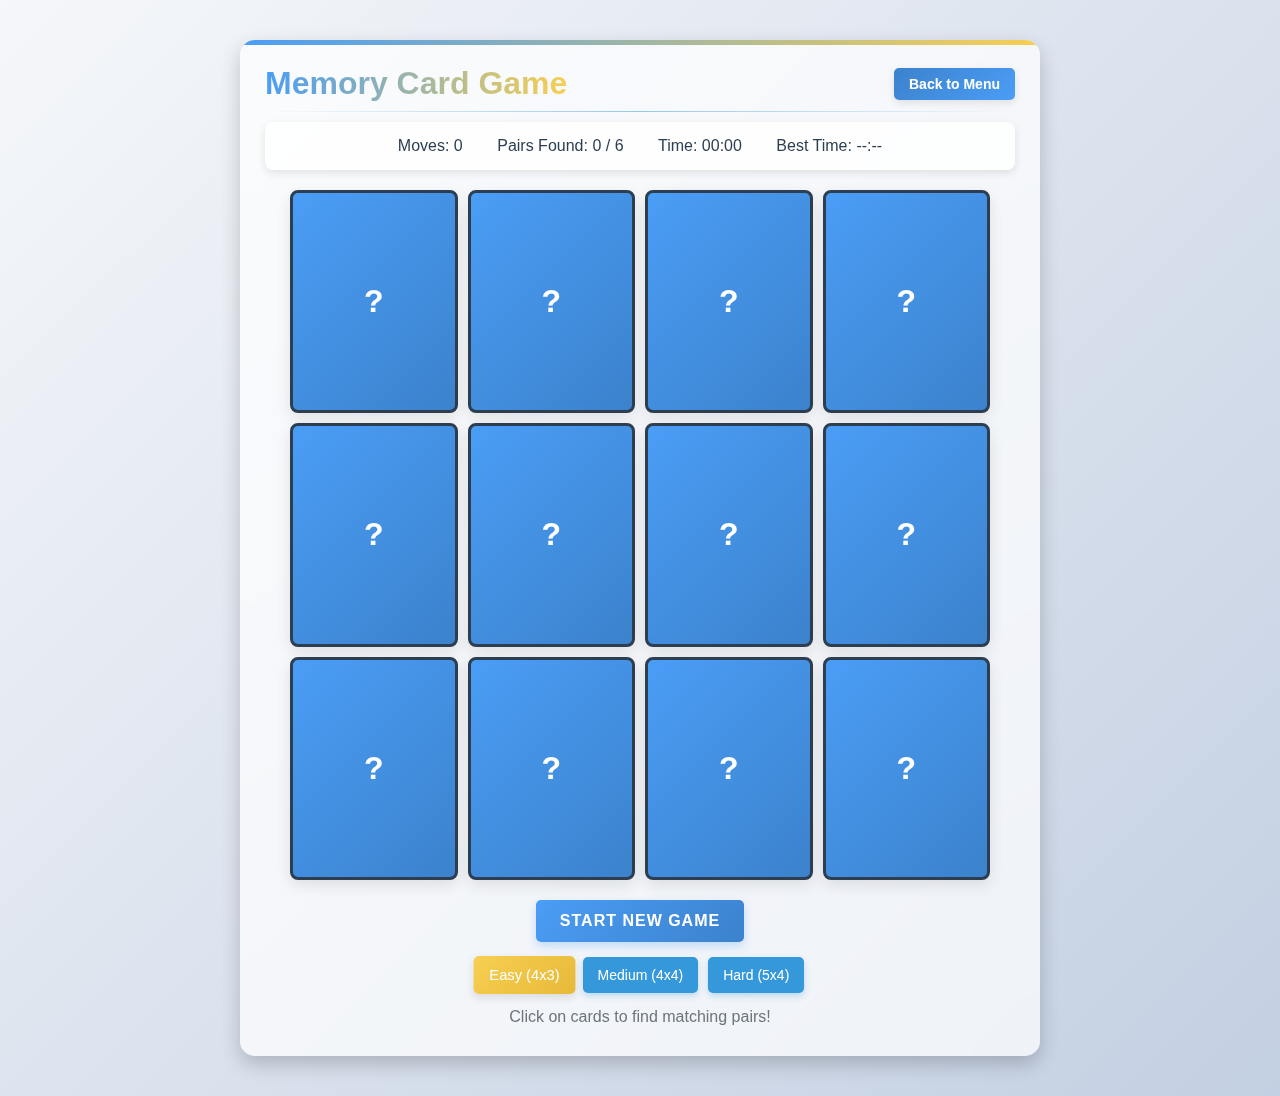
<file: memory-game.html>
<!DOCTYPE html>
<html lang="en">
<head>
    <meta charset="UTF-8">
    <meta name="viewport" content="width=device-width, initial-scale=1.0">
    <title>Memory Card Game</title>
    <link rel="stylesheet" href="styles.css">
    <style>
        :root {
            --primary-color: #4a9df6;
            --primary-dark: #3c82cc;
            --primary-light: #6eb4ff;
            --secondary-color: #f7cf52;
            --secondary-dark: #e8b939;
            --secondary-light: #ffdf70;
            --bg-light: #f8f9fa;
            --bg-medium: #e9ecef;
            --bg-dark: #343a40;
            --text-dark: #2c3e50;
            --text-light: #f8f9fa;
            --text-muted: #6c757d;
            --shadow-sm: 0 3px 8px rgba(0, 0, 0, 0.1);
            --shadow-md: 0 5px 15px rgba(0, 0, 0, 0.1);
            --shadow-lg: 0 8px 20px rgba(0, 0, 0, 0.2);
            --border-radius-sm: 5px;
            --border-radius-md: 8px;
            --border-radius-lg: 15px;
            
            /* Card colors */
            --card-back: #3c82cc;
            --card-border: #2c3e50;
            --card-front: #ffffff;
        }
        
        .game-container {
            background: rgba(255, 255, 255, 0.7);
            backdrop-filter: blur(10px);
            -webkit-backdrop-filter: blur(10px);
            border-radius: var(--border-radius-lg);
            box-shadow: var(--shadow-lg);
            padding: 25px;
            margin: 20px auto;
            max-width: 800px;
            width: 95%;
            position: relative;
            overflow: hidden;
        }
        
        .game-container::before {
            content: '';
            position: absolute;
            top: 0;
            left: 0;
            right: 0;
            height: 5px;
            background: linear-gradient(90deg, var(--primary-color), var(--secondary-color));
            z-index: 1;
        }
        
        .game-header {
            display: flex;
            justify-content: space-between;
            align-items: center;
            margin-bottom: 20px;
            flex-wrap: wrap;
            gap: 10px;
        }
        
        .game-title {
            background: linear-gradient(90deg, var(--primary-color), var(--secondary-color));
            -webkit-background-clip: text;
            color: transparent;
            background-clip: text;
            font-size: clamp(24px, 6vw, 32px);
            margin: 0;
        }
        
        .back-button {
            padding: 8px 15px;
            background: linear-gradient(135deg, var(--primary-dark), var(--primary-color));
            color: white;
            border: none;
            border-radius: var(--border-radius-sm);
            cursor: pointer;
            font-size: clamp(12px, 3vw, 14px);
            font-weight: bold;
            box-shadow: var(--shadow-sm);
            transition: all 0.3s ease;
        }
        
        .back-button:hover {
            transform: translateY(-3px);
            box-shadow: var(--shadow-md);
        }
        
        .game-info {
            display: flex;
            justify-content: space-between;
            margin-bottom: 15px;
            background: rgba(255, 255, 255, 0.8);
            padding: 10px 15px;
            border-radius: var(--border-radius-md);
            box-shadow: var(--shadow-sm);
            animation: fadeIn 0.5s ease-out;
            backdrop-filter: blur(5px);
            -webkit-backdrop-filter: blur(5px);
        }
        
        .memory-grid {
            display: grid;
            grid-template-columns: repeat(4, 1fr);
            gap: 10px;
            max-width: 700px;
            margin: 0 auto 20px;
        }
        
        .memory-card {
            aspect-ratio: 3/4;
            perspective: 1000px;
            cursor: pointer;
            transition: transform 0.3s ease;
        }
        
        .memory-card:hover {
            transform: translateY(-5px);
        }
        
        .memory-card.matched .card-inner {
            transform: rotateY(180deg);
            pointer-events: none;
            box-shadow: 0 0 15px rgba(247, 207, 82, 0.7);
        }
        
        .memory-card.flipped .card-inner {
            transform: rotateY(180deg);
        }
        
        .card-inner {
            position: relative;
            width: 100%;
            height: 100%;
            transition: transform 0.6s;
            transform-style: preserve-3d;
            border-radius: var(--border-radius-md);
            box-shadow: var(--shadow-md);
        }
        
        .card-front, .card-back {
            position: absolute;
            width: 100%;
            height: 100%;
            -webkit-backface-visibility: hidden;
            backface-visibility: hidden;
            border-radius: var(--border-radius-md);
            display: flex;
            justify-content: center;
            align-items: center;
            font-size: 2rem;
            font-weight: bold;
            border: 3px solid var(--card-border);
        }
        
        .card-front {
            background-color: var(--card-front);
            color: var(--text-dark);
            transform: rotateY(180deg);
        }
        
        .card-back {
            background: linear-gradient(135deg, var(--primary-color), var(--primary-dark));
            color: white;
            font-size: 1.5rem;
        }
        
        .card-back::after {
            content: '?';
            font-size: 2rem;
        }
        
        .controls {
            margin-top: 20px;
            text-align: center;
            animation: fadeInUp 0.6s ease-out;
        }
        
        .controls p {
            margin: 5px 0;
            color: var(--text-muted);
            transition: color 0.3s ease;
            font-size: clamp(14px, 4vw, 16px);
        }
        
        #start-btn {
            background: linear-gradient(135deg, var(--primary-color), var(--primary-dark));
            color: white;
            border: none;
            border-radius: var(--border-radius-sm);
            padding: 12px 24px;
            cursor: pointer;
            font-size: clamp(14px, 4vw, 16px);
            font-weight: bold;
            text-transform: uppercase;
            letter-spacing: 1px;
            box-shadow: 0 4px 10px rgba(74, 157, 246, 0.3);
            transition: all 0.3s ease;
            animation: pulse 2s infinite;
        }
        
        #start-btn:hover {
            transform: translateY(-3px);
            box-shadow: 0 6px 15px rgba(74, 157, 246, 0.4);
        }
        
        #start-btn:active {
            transform: translateY(-1px);
        }
        
        .difficulty-selector {
            display: flex;
            justify-content: center;
            gap: 10px;
            margin: 15px 0;
        }
        
        .difficulty-btn {
            background: var(--bg-medium);
            color: var(--text-dark);
            border: none;
            border-radius: var(--border-radius-sm);
            padding: 8px 16px;
            cursor: pointer;
            font-size: clamp(12px, 3vw, 14px);
            transition: all 0.3s ease;
        }
        
        .difficulty-btn.active {
            background: linear-gradient(135deg, var(--secondary-color), var(--secondary-dark));
            color: white;
            transform: scale(1.05);
            box-shadow: var(--shadow-sm);
        }
        
        .difficulty-btn:hover:not(.active) {
            background: var(--bg-light);
        }
        
        .game-stats {
            background: rgba(255, 255, 255, 0.8);
            padding: 15px;
            border-radius: var(--border-radius-md);
            box-shadow: var(--shadow-sm);
            margin-bottom: 20px;
            text-align: center;
        }
        
        .stats-item {
            display: inline-block;
            margin: 0 15px;
            font-size: 16px;
            color: var(--text-dark);
        }
        
        /* Game over overlay */
        .overlay {
            display: none;
            position: fixed;
            top: 0;
            left: 0;
            right: 0;
            bottom: 0;
            background: rgba(0, 0, 0, 0.7);
            z-index: 100;
            justify-content: center;
            align-items: center;
        }
        
        .overlay.active {
            display: flex;
        }
        
        .popup {
            background: white;
            padding: 30px;
            border-radius: var(--border-radius-lg);
            text-align: center;
            max-width: 400px;
            width: 90%;
        }
        
        .popup h2 {
            color: var(--primary-color);
            margin-top: 0;
        }
        
        .popup-btn {
            background: linear-gradient(135deg, var(--primary-color), var(--primary-dark));
            color: white;
            border: none;
            border-radius: var(--border-radius-sm);
            padding: 10px 20px;
            cursor: pointer;
            font-size: 16px;
            font-weight: bold;
            margin-top: 20px;
            transition: all 0.3s ease;
        }
        
        .popup-btn:hover {
            transform: translateY(-3px);
            box-shadow: var(--shadow-md);
        }
        
        /* Animations */
        @keyframes fadeIn {
            from { opacity: 0; }
            to { opacity: 1; }
        }
        
        @keyframes fadeInUp {
            from { opacity: 0; transform: translateY(20px); }
            to { opacity: 1; transform: translateY(0); }
        }
        
        @keyframes pulse {
            0% { transform: scale(1); box-shadow: 0 4px 10px rgba(74, 157, 246, 0.3); }
            50% { transform: scale(1.05); box-shadow: 0 8px 15px rgba(74, 157, 246, 0.4); }
            100% { transform: scale(1); box-shadow: 0 4px 10px rgba(74, 157, 246, 0.3); }
        }

        @keyframes flip {
            0% { transform: scale(1); }
            50% { transform: scale(1.1); }
            100% { transform: scale(1); }
        }
        
        @keyframes matched {
            0% { box-shadow: 0 0 0 rgba(247, 207, 82, 0); }
            50% { box-shadow: 0 0 20px rgba(247, 207, 82, 0.8); }
            100% { box-shadow: 0 0 0 rgba(247, 207, 82, 0); }
        }
        
        /* Media Queries for Responsive Design */
        @media (max-width: 768px) {
            .game-container {
                padding: 15px;
            }
            
            .memory-grid {
                grid-template-columns: repeat(4, 1fr);
                gap: 8px;
            }
        }
        
        @media (max-width: 480px) {
            .game-header {
                flex-direction: column;
                text-align: center;
                gap: 15px;
            }
            
            .game-info {
                flex-direction: column;
                align-items: center;
                gap: 10px;
            }
            
            .memory-grid {
                grid-template-columns: repeat(3, 1fr);
                gap: 8px;
            }
            
            .stats-item {
                margin: 5px;
                display: block;
            }
        }
    </style>
</head>
<body>
    <div class="container">
        <div class="game-container">
            <div class="game-header">
                <h2 class="game-title">Memory Card Game</h2>
                <button class="back-button" onclick="location.href='index.html'">Back to Menu</button>
            </div>
            <div class="game-stats">
                <div class="stats-item">Moves: <span id="moves">0</span></div>
                <div class="stats-item">Pairs Found: <span id="pairs">0</span> / <span id="total-pairs">0</span></div>
                <div class="stats-item">Time: <span id="time">00:00</span></div>
                <div class="stats-item">Best Time: <span id="best-time">--:--</span></div>
            </div>
            <div class="memory-grid" id="memory-grid"></div>
            <div class="controls">
                <button id="start-btn">Start New Game</button>
                <div class="difficulty-selector">
                    <button id="easy-btn" class="difficulty-btn active">Easy (4x3)</button>
                    <button id="medium-btn" class="difficulty-btn">Medium (4x4)</button>
                    <button id="hard-btn" class="difficulty-btn">Hard (5x4)</button>
                </div>
                <p>Click on cards to find matching pairs!</p>
            </div>
        </div>
    </div>
    
    <div class="overlay" id="game-over">
        <div class="popup">
            <h2>Congratulations!</h2>
            <p>You've found all pairs in <span id="final-time">00:00</span> with <span id="final-moves">0</span> moves!</p>
            <p id="new-record" style="color: var(--secondary-color); font-weight: bold; display: none;">New Record!</p>
            <button class="popup-btn" id="play-again-btn">Play Again</button>
        </div>
    </div>

    <script>
        document.addEventListener('DOMContentLoaded', () => {
            // Game elements
            const grid = document.getElementById('memory-grid');
            const startBtn = document.getElementById('start-btn');
            const easyBtn = document.getElementById('easy-btn');
            const mediumBtn = document.getElementById('medium-btn');
            const hardBtn = document.getElementById('hard-btn');
            const movesElement = document.getElementById('moves');
            const pairsElement = document.getElementById('pairs');
            const totalPairsElement = document.getElementById('total-pairs');
            const timeElement = document.getElementById('time');
            const bestTimeElement = document.getElementById('best-time');
            const gameOverOverlay = document.getElementById('game-over');
            const finalTimeElement = document.getElementById('final-time');
            const finalMovesElement = document.getElementById('final-moves');
            const newRecordElement = document.getElementById('new-record');
            const playAgainBtn = document.getElementById('play-again-btn');
            
            // Game variables
            let cards = [];
            let hasFlippedCard = false;
            let lockBoard = false;
            let firstCard, secondCard;
            let moves = 0;
            let pairsFound = 0;
            let totalPairs = 0;
            let gameActive = false;
            let timer = null;
            let seconds = 0;
            let bestTimes = {
                easy: localStorage.getItem('memoryBestTimeEasy') || null,
                medium: localStorage.getItem('memoryBestTimeMedium') || null,
                hard: localStorage.getItem('memoryBestTimeHard') || null
            };
            
            // Card symbols (emojis)
            const symbols = [
                '🐶', '🐱', '🐭', '🐹', '🐰', '🦊', '🐻', '🐼', 
                '🐨', '🐯', '🦁', '🐮', '🐷', '🐸', '🐵', '🐔',
                '🦄', '🦋', '🐢', '🐙', '🦀', '🦑', '🐳', '🐬',
                '🌹', '🌵', '🌴', '🍀', '🍄', '🌞', '🌈', '⭐'
            ];
            
            // Difficulty settings
            const difficulties = {
                easy: { rows: 3, cols: 4 },
                medium: { rows: 4, cols: 4 },
                hard: { rows: 4, cols: 5 }
            };
            
            let currentDifficulty = 'easy';
            
            // Initialize best times display
            function updateBestTimeDisplay() {
                const time = bestTimes[currentDifficulty];
                bestTimeElement.textContent = time ? formatTime(parseInt(time)) : '--:--';
            }
            
            // Initialize the game
            function initGame() {
                resetGame();
                createBoard();
            }
            
            // Reset game state
            function resetGame() {
                cards = [];
                hasFlippedCard = false;
                lockBoard = false;
                firstCard = null;
                secondCard = null;
                moves = 0;
                pairsFound = 0;
                seconds = 0;
                
                // Reset UI
                grid.innerHTML = '';
                movesElement.textContent = moves;
                pairsElement.textContent = pairsFound;
                timeElement.textContent = '00:00';
                gameOverOverlay.classList.remove('active');
                
                // Clear timer
                if (timer) {
                    clearInterval(timer);
                    timer = null;
                }
                
                gameActive = false;
            }
            
            // Create the game board
            function createBoard() {
                const { rows, cols } = difficulties[currentDifficulty];
                const gridSize = rows * cols;
                totalPairs = gridSize / 2;
                totalPairsElement.textContent = totalPairs;
                
                // Update grid layout
                grid.style.gridTemplateColumns = `repeat(${cols}, 1fr)`;
                
                // Create the card pairs
                const cardValues = [];
                for (let i = 0; i < totalPairs; i++) {
                    cardValues.push(symbols[i], symbols[i]);
                }
                
                // Shuffle the cards
                const shuffledCards = shuffleArray(cardValues);
                
                // Create card elements
                for (let i = 0; i < gridSize; i++) {
                    createCard(shuffledCards[i]);
                }
                
                // Add event listeners to cards
                cards = document.querySelectorAll('.memory-card');
                cards.forEach(card => {
                    card.addEventListener('click', flipCard);
                });
            }
            
            // Create a card element
            function createCard(symbol) {
                const card = document.createElement('div');
                card.classList.add('memory-card');
                card.dataset.value = symbol;
                
                const cardInner = document.createElement('div');
                cardInner.classList.add('card-inner');
                
                const cardFront = document.createElement('div');
                cardFront.classList.add('card-front');
                cardFront.textContent = symbol;
                
                const cardBack = document.createElement('div');
                cardBack.classList.add('card-back');
                
                cardInner.appendChild(cardFront);
                cardInner.appendChild(cardBack);
                card.appendChild(cardInner);
                
                grid.appendChild(card);
            }
            
            // Flip card event handler
            function flipCard() {
                if (lockBoard) return;
                if (this === firstCard) return;
                
                // Start timer on first card flip
                if (!gameActive) {
                    startTimer();
                    gameActive = true;
                }
                
                this.classList.add('flipped');
                
                if (!hasFlippedCard) {
                    // First card flipped
                    hasFlippedCard = true;
                    firstCard = this;
                    return;
                }
                
                // Second card flipped
                secondCard = this;
                moves++;
                movesElement.textContent = moves;
                
                checkForMatch();
            }
            
            // Check if the two flipped cards match
            function checkForMatch() {
                const isMatch = firstCard.dataset.value === secondCard.dataset.value;
                
                if (isMatch) {
                    disableCards();
                    pairsFound++;
                    pairsElement.textContent = pairsFound;
                    
                    // Apply matched animation
                    firstCard.classList.add('matched');
                    secondCard.classList.add('matched');
                    
                    firstCard.style.animation = 'matched 1s';
                    secondCard.style.animation = 'matched 1s';
                    
                    setTimeout(() => {
                        firstCard.style.animation = '';
                        secondCard.style.animation = '';
                    }, 1000);
                    
                    // Check if game is complete
                    if (pairsFound === totalPairs) {
                        gameOver();
                    }
                } else {
                    unflipCards();
                }
            }
            
            // Disable matched cards
            function disableCards() {
                firstCard.removeEventListener('click', flipCard);
                secondCard.removeEventListener('click', flipCard);
                
                resetBoard();
            }
            
            // Unflip non-matching cards
            function unflipCards() {
                lockBoard = true;
                
                setTimeout(() => {
                    firstCard.classList.remove('flipped');
                    secondCard.classList.remove('flipped');
                    
                    resetBoard();
                }, 1000);
            }
            
            // Reset board variables
            function resetBoard() {
                [hasFlippedCard, lockBoard] = [false, false];
                [firstCard, secondCard] = [null, null];
            }
            
            // Start the timer
            function startTimer() {
                seconds = 0;
                timer = setInterval(() => {
                    seconds++;
                    timeElement.textContent = formatTime(seconds);
                }, 1000);
            }
            
            // Format time as MM:SS
            function formatTime(totalSeconds) {
                const minutes = Math.floor(totalSeconds / 60);
                const seconds = totalSeconds % 60;
                return `${minutes.toString().padStart(2, '0')}:${seconds.toString().padStart(2, '0')}`;
            }
            
            // Game over
            function gameOver() {
                clearInterval(timer);
                gameActive = false;
                
                finalTimeElement.textContent = formatTime(seconds);
                finalMovesElement.textContent = moves;
                
                // Check for new best time
                let isNewRecord = false;
                if (!bestTimes[currentDifficulty] || seconds < parseInt(bestTimes[currentDifficulty])) {
                    bestTimes[currentDifficulty] = seconds.toString();
                    localStorage.setItem(`memoryBestTime${currentDifficulty.charAt(0).toUpperCase() + currentDifficulty.slice(1)}`, seconds.toString());
                    updateBestTimeDisplay();
                    isNewRecord = true;
                }
                
                newRecordElement.style.display = isNewRecord ? 'block' : 'none';
                
                // Show game over overlay
                setTimeout(() => {
                    gameOverOverlay.classList.add('active');
                }, 500);
            }
            
            // Fisher-Yates shuffle algorithm
            function shuffleArray(array) {
                const newArray = [...array];
                for (let i = newArray.length - 1; i > 0; i--) {
                    const j = Math.floor(Math.random() * (i + 1));
                    [newArray[i], newArray[j]] = [newArray[j], newArray[i]];
                }
                return newArray;
            }
            
            // Set difficulty
            function setDifficulty(difficulty) {
                currentDifficulty = difficulty;
                
                // Update UI
                easyBtn.classList.remove('active');
                mediumBtn.classList.remove('active');
                hardBtn.classList.remove('active');
                
                switch (difficulty) {
                    case 'easy':
                        easyBtn.classList.add('active');
                        break;
                    case 'medium':
                        mediumBtn.classList.add('active');
                        break;
                    case 'hard':
                        hardBtn.classList.add('active');
                        break;
                }
                
                updateBestTimeDisplay();
                initGame();
            }
            
            // Event listeners
            startBtn.addEventListener('click', initGame);
            playAgainBtn.addEventListener('click', () => {
                gameOverOverlay.classList.remove('active');
                initGame();
            });
            
            easyBtn.addEventListener('click', () => setDifficulty('easy'));
            mediumBtn.addEventListener('click', () => setDifficulty('medium'));
            hardBtn.addEventListener('click', () => setDifficulty('hard'));
            
            // Initialize game
            updateBestTimeDisplay();
            initGame();
        });
    </script>
</body>
</html>
</file>
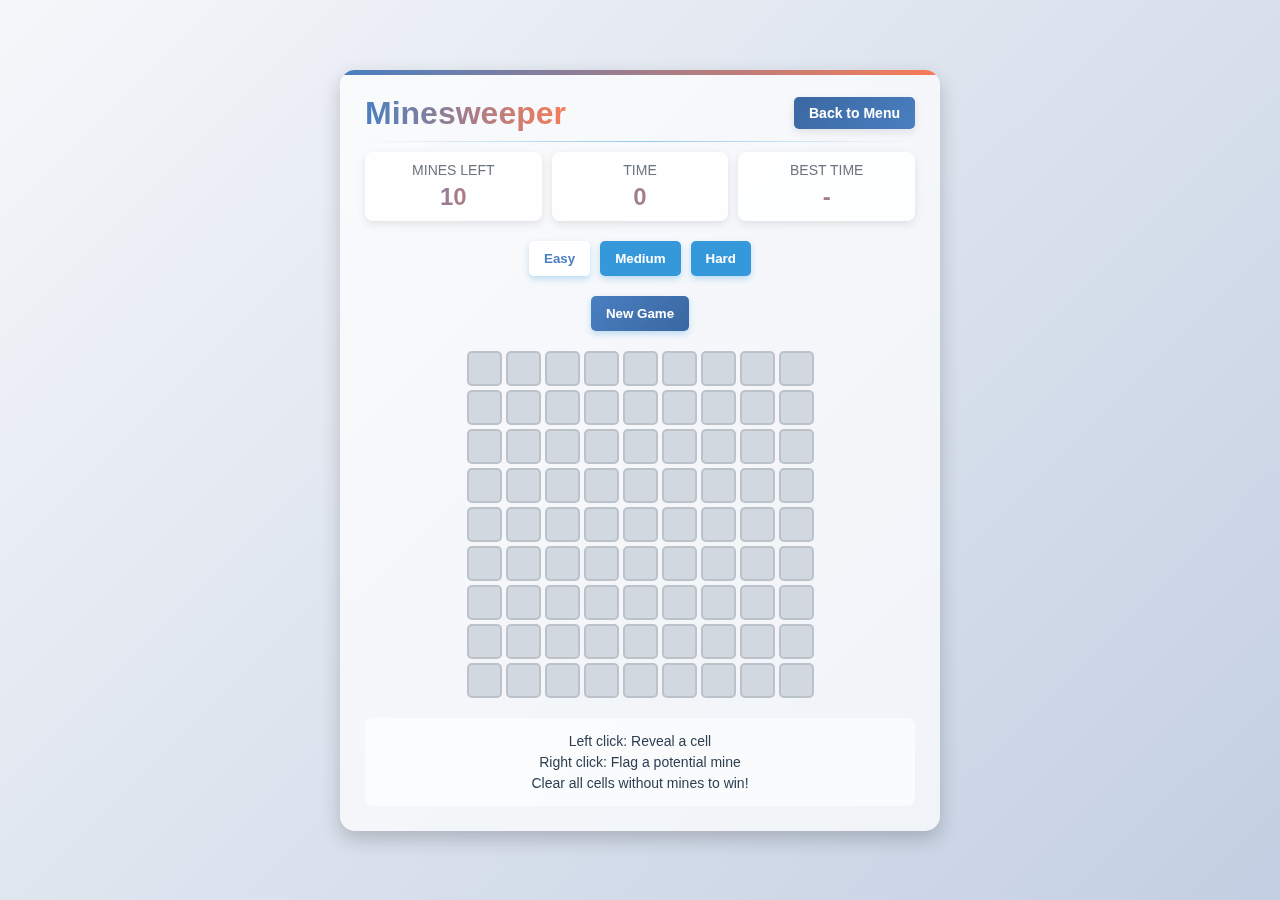
<file: minesweeper.html>
<!DOCTYPE html>
<html lang="en">
<head>
    <meta charset="UTF-8">
    <meta name="viewport" content="width=device-width, initial-scale=1.0">
    <title>Minesweeper</title>
    <link rel="stylesheet" href="styles.css">
    <style>
        :root {
            --primary-color: #4a7fc1;
            --primary-dark: #3a67a0;
            --primary-light: #6a9fe0;
            --secondary-color: #f87c56;
            --secondary-dark: #e76145;
            --secondary-light: #ff9878;
            --cell-color: #d1d8e0;
            --cell-hover: #bac6d1;
            --cell-revealed: #e9ecef;
            --cell-flagged: #ffeeba;
            --cell-mine: #ff8080;
            --text-dark: #2c3e50;
            --text-light: #f8f9fa;
            --text-muted: #6c757d;
            --shadow-sm: 0 3px 8px rgba(0, 0, 0, 0.1);
            --shadow-md: 0 5px 15px rgba(0, 0, 0, 0.1);
            --shadow-lg: 0 8px 20px rgba(0, 0, 0, 0.2);
            --border-radius-sm: 5px;
            --border-radius-md: 8px;
            --border-radius-lg: 15px;
        }
        
        .game-container {
            background: rgba(255, 255, 255, 0.7);
            backdrop-filter: blur(10px);
            -webkit-backdrop-filter: blur(10px);
            border-radius: var(--border-radius-lg);
            box-shadow: var(--shadow-lg);
            padding: 25px;
            margin: 20px auto;
            max-width: 600px;
            width: 95%;
            position: relative;
            overflow: hidden;
        }
        
        .game-container::before {
            content: '';
            position: absolute;
            top: 0;
            left: 0;
            right: 0;
            height: 5px;
            background: linear-gradient(90deg, var(--primary-color), var(--secondary-color));
            z-index: 1;
        }
        
        .game-header {
            display: flex;
            justify-content: space-between;
            align-items: center;
            margin-bottom: 20px;
            flex-wrap: wrap;
            gap: 15px;
        }
        
        .game-title {
            background: linear-gradient(90deg, var(--primary-color), var(--secondary-color));
            -webkit-background-clip: text;
            color: transparent;
            background-clip: text;
            font-size: clamp(24px, 6vw, 32px);
            margin: 0;
        }
        
        .back-button {
            padding: 8px 15px;
            background: linear-gradient(135deg, var(--primary-dark), var(--primary-color));
            color: white;
            border: none;
            border-radius: var(--border-radius-sm);
            cursor: pointer;
            font-size: clamp(12px, 3vw, 14px);
            font-weight: bold;
            box-shadow: var(--shadow-sm);
            transition: all 0.3s ease;
        }
        
        .back-button:hover {
            transform: translateY(-3px);
            box-shadow: var(--shadow-md);
        }
        
        .game-stats {
            display: flex;
            justify-content: space-around;
            margin-bottom: 20px;
            gap: 10px;
        }
        
        .stat-box {
            background: rgba(255, 255, 255, 0.8);
            padding: 10px 15px;
            border-radius: var(--border-radius-md);
            box-shadow: var(--shadow-sm);
            min-width: 120px;
            text-align: center;
            flex: 1;
        }
        
        .stat-box p {
            margin: 0;
            font-size: 14px;
            color: var(--text-muted);
        }
        
        .stat-box h3 {
            margin: 5px 0 0;
            font-size: 24px;
            background: linear-gradient(90deg, var(--primary-color), var(--secondary-color));
            -webkit-background-clip: text;
            color: transparent;
            background-clip: text;
        }
        
        .difficulty-selector {
            display: flex;
            justify-content: center;
            margin-bottom: 20px;
            gap: 10px;
            flex-wrap: wrap;
        }
        
        .difficulty-btn {
            padding: 8px 15px;
            background: rgba(255, 255, 255, 0.5);
            border: 2px solid transparent;
            border-radius: var(--border-radius-sm);
            cursor: pointer;
            font-weight: bold;
            transition: all 0.2s ease;
        }
        
        .difficulty-btn:hover {
            background: rgba(255, 255, 255, 0.8);
        }
        
        .difficulty-btn.active {
            border-color: var(--primary-color);
            background: rgba(255, 255, 255, 0.9);
            color: var(--primary-color);
        }
        
        .game-controls {
            display: flex;
            justify-content: center;
            margin-bottom: 20px;
        }
        
        .new-game-btn {
            padding: 8px 20px;
            background: linear-gradient(135deg, var(--primary-color), var(--primary-dark));
            color: white;
            border: none;
            border-radius: var(--border-radius-sm);
            cursor: pointer;
            font-weight: bold;
            box-shadow: var(--shadow-sm);
            transition: all 0.3s ease;
        }
        
        .new-game-btn:hover {
            transform: translateY(-3px);
            box-shadow: var(--shadow-md);
        }
        
        .board-container {
            display: flex;
            justify-content: center;
            margin-bottom: 20px;
            overflow-x: auto;
        }
        
        .game-board {
            display: grid;
            grid-template-columns: repeat(var(--columns), 1fr);
            grid-gap: 4px;
            margin: 0 auto;
            max-width: 100%;
        }
        
        .cell {
            width: 35px;
            height: 35px;
            background-color: var(--cell-color);
            border-radius: 5px;
            display: flex;
            justify-content: center;
            align-items: center;
            cursor: pointer;
            user-select: none;
            font-weight: bold;
            transition: all 0.2s ease;
            box-shadow: inset 0 0 0 2px rgba(0, 0, 0, 0.1);
        }
        
        .cell:hover {
            background-color: var(--cell-hover);
        }
        
        .cell.revealed {
            background-color: var(--cell-revealed);
            box-shadow: none;
        }
        
        .cell.flagged {
            background-color: var(--cell-flagged);
        }
        
        .cell.mine-revealed {
            background-color: var(--cell-mine);
        }
        
        .cell.mine-wrong {
            background-color: var(--cell-mine);
            position: relative;
        }
        
        .cell.mine-wrong::before,
        .cell.mine-wrong::after {
            content: '';
            position: absolute;
            width: 70%;
            height: 2px;
            background-color: #d62929;
            top: 50%;
            left: 15%;
        }
        
        .cell.mine-wrong::before {
            transform: rotate(45deg);
        }
        
        .cell.mine-wrong::after {
            transform: rotate(-45deg);
        }
        
        .instructions {
            text-align: center;
            margin-top: 20px;
            padding: 10px;
            background-color: rgba(255, 255, 255, 0.6);
            border-radius: var(--border-radius-md);
        }
        
        .instructions p {
            margin: 5px 0;
            color: var(--text-dark);
            font-size: 14px;
        }
        
        /* Game over modal */
        .modal {
            display: none;
            position: fixed;
            top: 0;
            left: 0;
            width: 100%;
            height: 100%;
            background-color: rgba(0, 0, 0, 0.7);
            z-index: 100;
            justify-content: center;
            align-items: center;
        }
        
        .modal.show {
            display: flex;
        }
        
        .modal-content {
            background-color: white;
            padding: 30px;
            border-radius: var(--border-radius-lg);
            text-align: center;
            max-width: 400px;
            width: 90%;
            box-shadow: var(--shadow-lg);
        }
        
        .modal-title {
            margin-top: 0;
            color: var(--primary-color);
            font-size: 28px;
        }
        
        .modal-title.win {
            color: #28a745;
        }
        
        .modal-title.lose {
            color: #dc3545;
        }
        
        .modal-message {
            margin-bottom: 20px;
            color: var(--text-dark);
        }
        
        .modal-btn {
            padding: 10px 20px;
            background: linear-gradient(135deg, var(--primary-color), var(--primary-dark));
            color: white;
            border: none;
            border-radius: var(--border-radius-sm);
            cursor: pointer;
            font-weight: bold;
            box-shadow: var(--shadow-sm);
            transition: all 0.3s ease;
        }
        
        .modal-btn:hover {
            transform: translateY(-3px);
            box-shadow: var(--shadow-md);
        }
        
        /* Colored numbers */
        .number-1 { color: blue; }
        .number-2 { color: green; }
        .number-3 { color: red; }
        .number-4 { color: darkblue; }
        .number-5 { color: brown; }
        .number-6 { color: teal; }
        .number-7 { color: black; }
        .number-8 { color: gray; }
        
        /* Responsive design */
        @media (max-width: 600px) {
            .game-stats {
                flex-direction: column;
                align-items: center;
            }
            
            .stat-box {
                width: 100%;
                max-width: 200px;
            }
            
            .cell {
                width: 30px;
                height: 30px;
                font-size: 14px;
            }
        }
        
        @media (max-width: 400px) {
            .cell {
                width: 25px;
                height: 25px;
                font-size: 12px;
            }
            
            .difficulty-selector {
                flex-direction: column;
                align-items: center;
            }
            
            .difficulty-btn {
                width: 100%;
                max-width: 200px;
                text-align: center;
            }
        }
    </style>
</head>
<body>
    <div class="container">
        <div class="game-container">
            <div class="game-header">
                <h2 class="game-title">Minesweeper</h2>
                <button class="back-button" onclick="location.href='index.html'">Back to Menu</button>
            </div>
            
            <div class="game-stats">
                <div class="stat-box">
                    <p>MINES LEFT</p>
                    <h3 id="mines-counter">10</h3>
                </div>
                <div class="stat-box">
                    <p>TIME</p>
                    <h3 id="timer">0</h3>
                </div>
                <div class="stat-box">
                    <p>BEST TIME</p>
                    <h3 id="best-time">-</h3>
                </div>
            </div>
            
            <div class="difficulty-selector">
                <button class="difficulty-btn active" data-difficulty="easy">Easy</button>
                <button class="difficulty-btn" data-difficulty="medium">Medium</button>
                <button class="difficulty-btn" data-difficulty="hard">Hard</button>
            </div>
            
            <div class="game-controls">
                <button class="new-game-btn" id="new-game-btn">New Game</button>
            </div>
            
            <div class="board-container">
                <div class="game-board" id="game-board"></div>
            </div>
            
            <div class="instructions">
                <p>Left click: Reveal a cell</p>
                <p>Right click: Flag a potential mine</p>
                <p>Clear all cells without mines to win!</p>
            </div>
        </div>
    </div>
    
    <div class="modal" id="game-modal">
        <div class="modal-content">
            <h2 class="modal-title" id="modal-title">Game Over</h2>
            <p class="modal-message" id="modal-message">You clicked on a mine!</p>
            <button class="modal-btn" id="modal-btn">Play Again</button>
        </div>
    </div>
    
    <script>
        document.addEventListener('DOMContentLoaded', () => {
            // Game elements
            const gameBoard = document.getElementById('game-board');
            const minesCounter = document.getElementById('mines-counter');
            const timerElement = document.getElementById('timer');
            const bestTimeElement = document.getElementById('best-time');
            const newGameBtn = document.getElementById('new-game-btn');
            const difficultyBtns = document.querySelectorAll('.difficulty-btn');
            const gameModal = document.getElementById('game-modal');
            const modalTitle = document.getElementById('modal-title');
            const modalMessage = document.getElementById('modal-message');
            const modalBtn = document.getElementById('modal-btn');
            
            // Game variables
            let board = [];
            let rows = 9;
            let columns = 9;
            let totalMines = 10;
            let minesLeft = totalMines;
            let revealedCells = 0;
            let flaggedCells = [];
            let gameStarted = false;
            let gameOver = false;
            let timer = 0;
            let timerInterval;
            let difficulty = 'easy';
            let bestTimes = {
                easy: localStorage.getItem('minesweeper-best-easy') || '-',
                medium: localStorage.getItem('minesweeper-best-medium') || '-',
                hard: localStorage.getItem('minesweeper-best-hard') || '-'
            };
            
            // Set up initial best time display
            bestTimeElement.textContent = bestTimes[difficulty];
            
            // Initialize the game
            initializeGame();
            
            // Event listeners
            newGameBtn.addEventListener('click', initializeGame);
            
            difficultyBtns.forEach(btn => {
                btn.addEventListener('click', () => {
                    if (!btn.classList.contains('active')) {
                        difficultyBtns.forEach(b => b.classList.remove('active'));
                        btn.classList.add('active');
                        difficulty = btn.dataset.difficulty;
                        bestTimeElement.textContent = bestTimes[difficulty];
                        initializeGame();
                    }
                });
            });
            
            modalBtn.addEventListener('click', () => {
                gameModal.classList.remove('show');
                initializeGame();
            });
            
            // Initialize the game
            function initializeGame() {
                // Set up board size and mine count based on difficulty
                switch (difficulty) {
                    case 'easy':
                        rows = 9;
                        columns = 9;
                        totalMines = 10;
                        break;
                    case 'medium':
                        rows = 16;
                        columns = 16;
                        totalMines = 40;
                        break;
                    case 'hard':
                        rows = 16;
                        columns = 30;
                        totalMines = 99;
                        break;
                }
                
                // Update CSS for grid layout
                document.documentElement.style.setProperty('--columns', columns);
                
                // Reset game state
                board = [];
                minesLeft = totalMines;
                revealedCells = 0;
                flaggedCells = [];
                gameStarted = false;
                gameOver = false;
                minesCounter.textContent = minesLeft;
                
                // Clear timer
                clearInterval(timerInterval);
                timer = 0;
                timerElement.textContent = '0';
                
                // Clear board
                gameBoard.innerHTML = '';
                
                // Initialize empty board
                for (let r = 0; r < rows; r++) {
                    let row = [];
                    for (let c = 0; c < columns; c++) {
                        row.push({
                            r: r,
                            c: c,
                            isMine: false,
                            revealed: false,
                            flagged: false,
                            neighborMines: 0
                        });
                        
                        // Create cell element
                        const cell = document.createElement('div');
                        cell.classList.add('cell');
                        cell.dataset.row = r;
                        cell.dataset.col = c;
                        
                        // Add event listeners
                        cell.addEventListener('click', () => cellClicked(r, c));
                        cell.addEventListener('contextmenu', (e) => {
                            e.preventDefault();
                            cellRightClicked(r, c);
                        });
                        
                        gameBoard.appendChild(cell);
                    }
                    board.push(row);
                }
            }
            
            // Place mines randomly
            function placeMines(firstRow, firstCol) {
                let minesPlaced = 0;
                
                // Make sure the first click and its neighbors are safe
                const safeZone = [];
                for (let r = Math.max(0, firstRow - 1); r <= Math.min(rows - 1, firstRow + 1); r++) {
                    for (let c = Math.max(0, firstCol - 1); c <= Math.min(columns - 1, firstCol + 1); c++) {
                        safeZone.push(`${r},${c}`);
                    }
                }
                
                while (minesPlaced < totalMines) {
                    const randomRow = Math.floor(Math.random() * rows);
                    const randomCol = Math.floor(Math.random() * columns);
                    const key = `${randomRow},${randomCol}`;
                    
                    // Skip if this position is in the safe zone or already has a mine
                    if (safeZone.includes(key) || board[randomRow][randomCol].isMine) {
                        continue;
                    }
                    
                    // Place mine
                    board[randomRow][randomCol].isMine = true;
                    minesPlaced++;
                }
                
                // Calculate neighbor mines
                for (let r = 0; r < rows; r++) {
                    for (let c = 0; c < columns; c++) {
                        if (!board[r][c].isMine) {
                            board[r][c].neighborMines = countNeighborMines(r, c);
                        }
                    }
                }
            }
            
            // Count neighboring mines
            function countNeighborMines(row, col) {
                let count = 0;
                
                // Check all 8 neighboring cells
                for (let r = Math.max(0, row - 1); r <= Math.min(rows - 1, row + 1); r++) {
                    for (let c = Math.max(0, col - 1); c <= Math.min(columns - 1, col + 1); c++) {
                        if (r === row && c === col) continue; // Skip the cell itself
                        if (board[r][c].isMine) {
                            count++;
                        }
                    }
                }
                
                return count;
            }
            
            // Handle left click on a cell
            function cellClicked(row, col) {
                if (gameOver || board[row][col].flagged) return;
                
                // First click should never be a mine
                if (!gameStarted) {
                    gameStarted = true;
                    startTimer();
                    placeMines(row, col);
                }
                
                const cell = board[row][col];
                
                // Game over if mine is clicked
                if (cell.isMine) {
                    revealAllMines();
                    endGame(false);
                    return;
                }
                
                // Reveal the cell
                reveal(row, col);
                
                // Check if player has won
                if (revealedCells === (rows * columns - totalMines)) {
                    endGame(true);
                }
            }
            
            // Handle right click (flag)
            function cellRightClicked(row, col) {
                if (gameOver || board[row][col].revealed) return;
                
                // Start the timer on first interaction
                if (!gameStarted) {
                    gameStarted = true;
                    startTimer();
                    placeMines(row, col);
                }
                
                const cell = board[row][col];
                const cellElement = getCellElement(row, col);
                
                if (cell.flagged) {
                    // Remove flag
                    cell.flagged = false;
                    cellElement.classList.remove('flagged');
                    cellElement.textContent = '';
                    minesLeft++;
                    // Remove from flagged cells array
                    const index = flaggedCells.findIndex(pos => pos.r === row && pos.c === col);
                    if (index > -1) {
                        flaggedCells.splice(index, 1);
                    }
                } else {
                    // Add flag if there are mines left to flag
                    if (minesLeft > 0) {
                        cell.flagged = true;
                        cellElement.classList.add('flagged');
                        cellElement.textContent = '🚩';
                        minesLeft--;
                        // Add to flagged cells array
                        flaggedCells.push({ r: row, c: col });
                    }
                }
                
                // Update mines counter
                minesCounter.textContent = minesLeft;
                
                // Check if all mines are correctly flagged
                if (minesLeft === 0) {
                    checkWin();
                }
            }
            
            // Reveal a cell and its neighbors if it has 0 mines
            function reveal(row, col) {
                if (row < 0 || row >= rows || col < 0 || col >= columns) return;
                
                const cell = board[row][col];
                
                // Skip if already revealed or flagged
                if (cell.revealed || cell.flagged) return;
                
                // Get cell element
                const cellElement = getCellElement(row, col);
                
                // Mark as revealed
                cell.revealed = true;
                cellElement.classList.add('revealed');
                revealedCells++;
                
                // Show number of neighboring mines
                if (cell.neighborMines > 0) {
                    cellElement.textContent = cell.neighborMines;
                    cellElement.classList.add(`number-${cell.neighborMines}`);
                } else {
                    // If 0 mines around, reveal all neighboring cells
                    for (let r = Math.max(0, row - 1); r <= Math.min(rows - 1, row + 1); r++) {
                        for (let c = Math.max(0, col - 1); c <= Math.min(columns - 1, col + 1); c++) {
                            if (r === row && c === col) continue; // Skip the cell itself
                            reveal(r, c);
                        }
                    }
                }
            }
            
            // Reveal all mines when game is over
            function revealAllMines() {
                for (let r = 0; r < rows; r++) {
                    for (let c = 0; c < columns; c++) {
                        const cell = board[r][c];
                        if (cell.isMine) {
                            const cellElement = getCellElement(r, c);
                            cellElement.classList.add('mine-revealed');
                            cellElement.textContent = '💣';
                        }
                    }
                }
                
                // Show wrongly flagged cells
                for (const {r, c} of flaggedCells) {
                    if (!board[r][c].isMine) {
                        const cellElement = getCellElement(r, c);
                        cellElement.classList.add('mine-wrong');
                    }
                }
            }
            
            // Check if all mines are correctly flagged
            function checkWin() {
                if (flaggedCells.length !== totalMines) return false;
                
                // Check if all flagged cells are mines
                for (const {r, c} of flaggedCells) {
                    if (!board[r][c].isMine) {
                        return false;
                    }
                }
                
                // Automatically reveal all safe cells
                for (let r = 0; r < rows; r++) {
                    for (let c = 0; c < columns; c++) {
                        if (!board[r][c].isMine && !board[r][c].revealed) {
                            reveal(r, c);
                        }
                    }
                }
                
                endGame(true);
                return true;
            }
            
            // End the game
            function endGame(isWin) {
                gameOver = true;
                clearInterval(timerInterval);
                
                if (isWin) {
                    // Update best time if the current time is better
                    if (bestTimes[difficulty] === '-' || timer < parseInt(bestTimes[difficulty])) {
                        bestTimes[difficulty] = timer.toString();
                        localStorage.setItem(`minesweeper-best-${difficulty}`, timer);
                        bestTimeElement.textContent = timer;
                    }
                    
                    // Show win message
                    modalTitle.textContent = 'You Win!';
                    modalTitle.className = 'modal-title win';
                    modalMessage.textContent = `Congratulations! You cleared all mines in ${timer} seconds.`;
                } else {
                    // Show game over message
                    modalTitle.textContent = 'Game Over';
                    modalTitle.className = 'modal-title lose';
                    modalMessage.textContent = 'You clicked on a mine! Try again.';
                }
                
                gameModal.classList.add('show');
            }
            
            // Start the timer
            function startTimer() {
                timer = 0;
                timerElement.textContent = timer;
                
                timerInterval = setInterval(() => {
                    timer++;
                    timerElement.textContent = timer;
                }, 1000);
            }
            
            // Helper function to get cell element
            function getCellElement(row, col) {
                return document.querySelector(`.cell[data-row="${row}"][data-col="${col}"]`);
            }
        });
    </script>
</body>
</html>
</file>
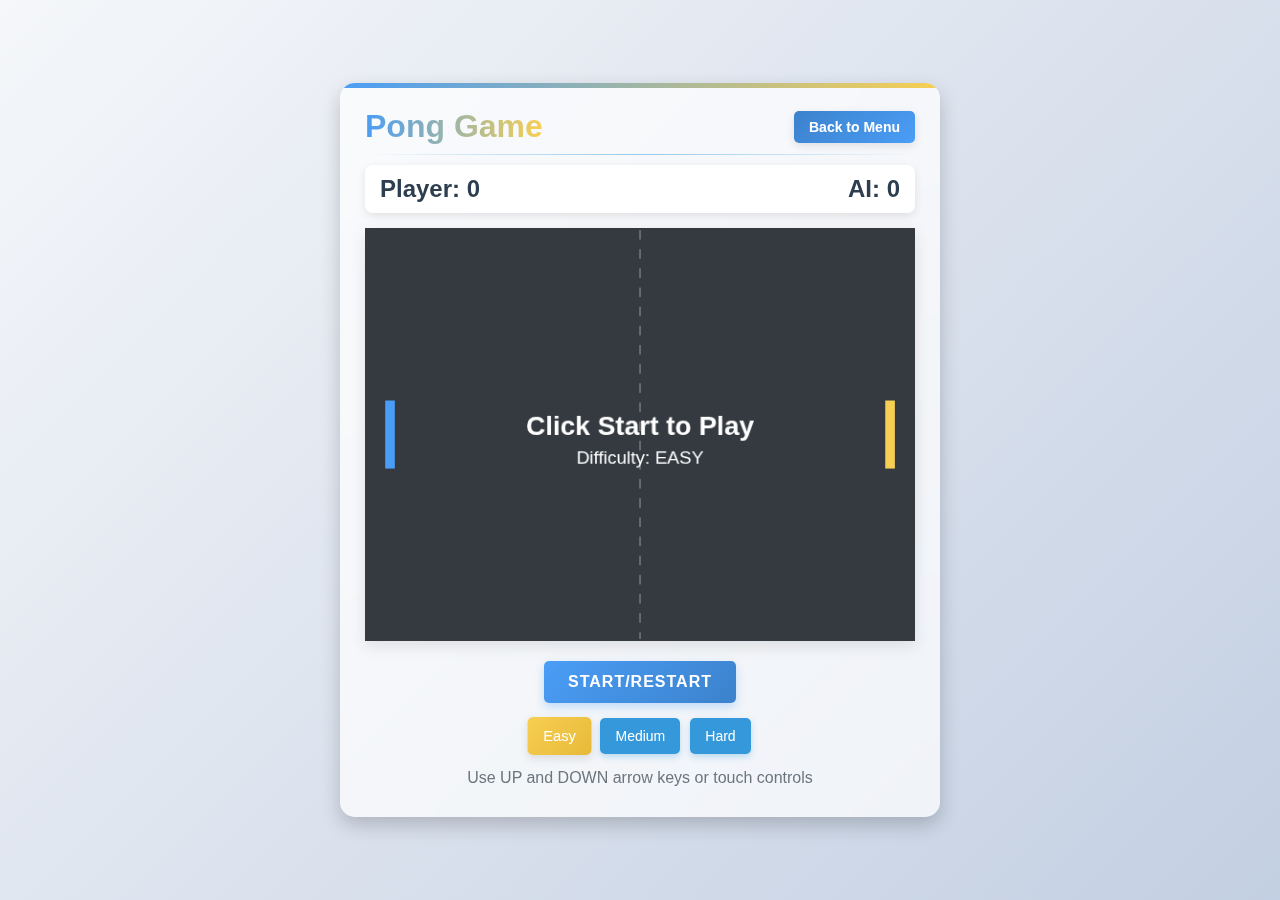
<file: pong.html>
<!DOCTYPE html>
<html lang="en">
<head>
    <meta charset="UTF-8">
    <meta name="viewport" content="width=device-width, initial-scale=1.0">
    <title>Pong Game</title>
    <link rel="stylesheet" href="styles.css">
    <style>
        :root {
            --primary-color: #4a9df6;
            --primary-dark: #3c82cc;
            --primary-light: #6eb4ff;
            --secondary-color: #f7cf52;
            --secondary-dark: #e8b939;
            --secondary-light: #ffdf70;
            --bg-light: #f8f9fa;
            --bg-medium: #e9ecef;
            --bg-dark: #343a40;
            --text-dark: #2c3e50;
            --text-light: #f8f9fa;
            --text-muted: #6c757d;
            --shadow-sm: 0 3px 8px rgba(0, 0, 0, 0.1);
            --shadow-md: 0 5px 15px rgba(0, 0, 0, 0.1);
            --shadow-lg: 0 8px 20px rgba(0, 0, 0, 0.2);
            --border-radius-sm: 5px;
            --border-radius-md: 8px;
            --border-radius-lg: 15px;
        }
        
        body {
            background-color: var(--bg-light);
            font-family: 'Arial', sans-serif;
            margin: 0;
            padding: 20px;
            min-height: 100vh;
            display: flex;
            justify-content: center;
            align-items: center;
        }
        
        .game-container {
            background: rgba(255, 255, 255, 0.7);
            backdrop-filter: blur(10px);
            -webkit-backdrop-filter: blur(10px);
            border-radius: var(--border-radius-lg);
            box-shadow: var(--shadow-lg);
            padding: 25px;
            margin: 20px auto;
            max-width: 600px;
            width: 95%;
            position: relative;
            overflow: hidden;
        }
        
        .game-container::before {
            content: '';
            position: absolute;
            top: 0;
            left: 0;
            right: 0;
            height: 5px;
            background: linear-gradient(90deg, var(--primary-color), var(--secondary-color));
            z-index: 1;
        }
        
        .game-header {
            display: flex;
            justify-content: space-between;
            align-items: center;
            margin-bottom: 20px;
            flex-wrap: wrap;
            gap: 10px;
        }
        
        .game-title {
            background: linear-gradient(90deg, var(--primary-color), var(--secondary-color));
            -webkit-background-clip: text;
            color: transparent;
            background-clip: text;
            font-size: clamp(24px, 6vw, 32px);
            margin: 0;
        }
        
        .back-button {
            padding: 8px 15px;
            background: linear-gradient(135deg, var(--primary-dark), var(--primary-color));
            color: white;
            border: none;
            border-radius: var(--border-radius-sm);
            cursor: pointer;
            font-size: clamp(12px, 3vw, 14px);
            font-weight: bold;
            box-shadow: var(--shadow-sm);
            transition: all 0.3s ease;
        }
        
        .back-button:hover {
            transform: translateY(-3px);
            box-shadow: var(--shadow-md);
        }
        
        #pong-game {
            display: block;
            margin: 0 auto;
            background-color: var(--bg-dark);
            border: 2px solid #343a40;
            box-shadow: var(--shadow-md);
            transition: all 0.3s ease;
            max-width: 100%;
            height: auto;
            aspect-ratio: 4 / 3;
            touch-action: none;
        }
        
        .game-info {
            display: flex;
            justify-content: space-between;
            margin-bottom: 15px;
            background: rgba(255, 255, 255, 0.8);
            padding: 10px 15px;
            border-radius: var(--border-radius-md);
            box-shadow: var(--shadow-sm);
            animation: fadeIn 0.5s ease-out;
            backdrop-filter: blur(5px);
            -webkit-backdrop-filter: blur(5px);
        }
        
        .controls {
            margin-top: 20px;
            text-align: center;
            animation: fadeInUp 0.6s ease-out;
        }
        
        .controls p {
            margin: 5px 0;
            color: var(--text-muted);
            transition: color 0.3s ease;
            font-size: clamp(14px, 4vw, 16px);
        }
        
        #start-btn {
            background: linear-gradient(135deg, var(--primary-color), var(--primary-dark));
            color: white;
            border: none;
            border-radius: var(--border-radius-sm);
            padding: 12px 24px;
            cursor: pointer;
            font-size: clamp(14px, 4vw, 16px);
            font-weight: bold;
            text-transform: uppercase;
            letter-spacing: 1px;
            box-shadow: 0 4px 10px rgba(74, 157, 246, 0.3);
            transition: all 0.3s ease;
            animation: pulse 2s infinite;
        }
        
        #start-btn:hover {
            transform: translateY(-3px);
            box-shadow: 0 6px 15px rgba(74, 157, 246, 0.4);
        }
        
        #start-btn:active {
            transform: translateY(-1px);
        }
        
        .score-container {
            display: flex;
            justify-content: space-between;
            width: 100%;
            font-weight: bold;
            color: var(--text-dark);
            font-size: clamp(18px, 5vw, 24px);
        }
        
        .mobile-controls {
            display: none;
            justify-content: space-between;
            margin-top: 15px;
            gap: 10px;
        }
        
        .touch-paddle {
            background: rgba(255, 255, 255, 0.3);
            border: 2px dashed rgba(74, 157, 246, 0.5);
            border-radius: var(--border-radius-md);
            padding: 15px 25px;
            text-align: center;
            cursor: pointer;
            user-select: none;
            -webkit-user-select: none;
            transition: all 0.2s ease;
            flex: 1;
        }
        
        .touch-paddle:active {
            background: rgba(74, 157, 246, 0.2);
            transform: scale(0.95);
        }
        
        .mobile-btn-text {
            color: var(--text-dark);
            font-weight: bold;
            font-size: clamp(14px, 4vw, 16px);
        }
        
        /* Difficulty settings */
        .difficulty-selector {
            display: flex;
            justify-content: center;
            gap: 10px;
            margin: 15px 0;
        }
        
        .difficulty-btn {
            background: var(--bg-medium);
            color: var(--text-dark);
            border: none;
            border-radius: var(--border-radius-sm);
            padding: 8px 16px;
            cursor: pointer;
            font-size: clamp(12px, 3vw, 14px);
            transition: all 0.3s ease;
        }
        
        .difficulty-btn.active {
            background: linear-gradient(135deg, var(--secondary-color), var(--secondary-dark));
            color: white;
            transform: scale(1.05);
            box-shadow: var(--shadow-sm);
        }
        
        .difficulty-btn:hover:not(.active) {
            background: var(--bg-light);
        }
        
        @keyframes fadeIn {
            from { opacity: 0; }
            to { opacity: 1; }
        }
        
        @keyframes fadeInUp {
            from { opacity: 0; transform: translateY(20px); }
            to { opacity: 1; transform: translateY(0); }
        }
        
        @keyframes pulse {
            0% { transform: scale(1); box-shadow: 0 4px 10px rgba(74, 157, 246, 0.3); }
            50% { transform: scale(1.05); box-shadow: 0 8px 15px rgba(74, 157, 246, 0.4); }
            100% { transform: scale(1); box-shadow: 0 4px 10px rgba(74, 157, 246, 0.3); }
        }
        
        @keyframes scoreHighlight {
            0% { transform: scale(1); }
            50% { transform: scale(1.5); color: var(--secondary-color); }
            100% { transform: scale(1); }
        }
        
        /* Media Queries for Responsive Design */
        @media (max-width: 768px) {
            .game-container {
                padding: 15px;
                width: 90%;
            }
            
            .mobile-controls {
                display: flex;
            }
        }
        
        @media (max-width: 480px) {
            .game-header {
                flex-direction: column;
                text-align: center;
                gap: 15px;
            }
            
            .game-info {
                flex-direction: column;
                align-items: center;
                gap: 10px;
            }
            
            .controls p {
                font-size: 14px;
            }
        }
    </style>
</head>
<body>
    <div class="container">
        <div class="game-container">
            <div class="game-header">
                <h2 class="game-title">Pong Game</h2>
                <button class="back-button" onclick="location.href='index.html'">Back to Menu</button>
            </div>
            <div class="game-info">
                <div class="score-container">
                    <div>Player: <span id="player-score">0</span></div>
                    <div>AI: <span id="ai-score">0</span></div>
                </div>
            </div>
            <canvas id="pong-game"></canvas>
            <div class="mobile-controls">
                <div class="touch-paddle" id="up-button">
                    <span class="mobile-btn-text">UP</span>
                </div>
                <div class="touch-paddle" id="down-button">
                    <span class="mobile-btn-text">DOWN</span>
                </div>
            </div>
            <div class="controls">
                <button id="start-btn">Start/Restart</button>
                <div class="difficulty-selector">
                    <button id="easy-btn" class="difficulty-btn active">Easy</button>
                    <button id="medium-btn" class="difficulty-btn">Medium</button>
                    <button id="hard-btn" class="difficulty-btn">Hard</button>
                </div>
                <p>Use UP and DOWN arrow keys or touch controls</p>
            </div>
        </div>
    </div>

    <script>
        document.addEventListener('DOMContentLoaded', () => {
            // Get canvas and context
            const canvas = document.getElementById('pong-game');
            const ctx = canvas.getContext('2d');
            
            // Get UI elements
            const startBtn = document.getElementById('start-btn');
            const playerScoreElement = document.getElementById('player-score');
            const aiScoreElement = document.getElementById('ai-score');
            const upButton = document.getElementById('up-button');
            const downButton = document.getElementById('down-button');
            const easyBtn = document.getElementById('easy-btn');
            const mediumBtn = document.getElementById('medium-btn');
            const hardBtn = document.getElementById('hard-btn');
            
            // Game variables
            let gameWidth = 640;
            let gameHeight = 480;
            let gameActive = false;
            let gameInitialized = false;
            let playerScore = 0;
            let aiScore = 0;
            let lastTime = 0;
            let deltaTime = 0;
            let animationId;
            
            // Paddle variables
            let paddleWidth = 10;
            let paddleHeight = 80;
            let paddleMargin = 20;
            let playerPaddleY = 0;
            let aiPaddleY = 0;
            let playerPaddleSpeed = 8;
            let aiPaddleSpeed = 5;
            
            // Ball variables
            let ballSize = 8;
            let ballX = 0;
            let ballY = 0;
            let ballSpeedX = 5;
            let ballSpeedY = 3;
            let ballSpeedIncrement = 0.2;
            
            // Input state
            let upPressed = false;
            let downPressed = false;
            
            // Difficulty settings
            const difficulties = {
                easy: {
                    aiPaddleSpeed: 3,
                    ballBaseSpeed: 4,
                    reactionDelay: 15
                },
                medium: {
                    aiPaddleSpeed: 5,
                    ballBaseSpeed: 5, 
                    reactionDelay: 10
                },
                hard: {
                    aiPaddleSpeed: 7,
                    ballBaseSpeed: 6,
                    reactionDelay: 5
                }
            };
            
            let currentDifficulty = 'easy';
            let aiReactionDelay = 15; // Frames of delay before AI reacts
            let aiTargetY = 0;
            let aiWaitFrames = 0;
            
            // Visual effects
            let particles = [];
            let trails = [];
            let screenShake = 0;
            
            // Responsive canvas sizing
            function resizeCanvas() {
                const gameContainer = document.querySelector('.game-container');
                const containerWidth = gameContainer.clientWidth - 30; // Accounting for padding
                
                // Set maximum width for larger screens
                const maxWidth = 640;
                const idealWidth = Math.min(containerWidth, maxWidth);
                
                // Set canvas size
                canvas.width = idealWidth;
                canvas.height = idealWidth * 0.75; // 4:3 aspect ratio
                
                // Update game dimensions
                gameWidth = canvas.width;
                gameHeight = canvas.height;
                
                // Scale game elements based on canvas size
                paddleWidth = Math.max(10, Math.floor(gameWidth / 60));
                paddleHeight = Math.max(60, Math.floor(gameHeight / 6));
                paddleMargin = Math.max(15, Math.floor(gameWidth / 30));
                ballSize = Math.max(6, Math.floor(gameWidth / 80));
                
                // Center paddles vertically
                playerPaddleY = gameHeight / 2 - paddleHeight / 2;
                aiPaddleY = gameHeight / 2 - paddleHeight / 2;
                
                // Redraw if game is initialized
                if (gameInitialized && !gameActive) {
                    drawIntro();
                } else if (gameInitialized && gameActive) {
                    draw();
                }
            }
            
            // Call resize on load and window resize
            window.addEventListener('resize', resizeCanvas);
            resizeCanvas();
            
            // Initialize with intro screen
            function initGame() {
                // Reset game variables
                gameActive = false;
                playerScore = 0;
                aiScore = 0;
                playerScoreElement.textContent = playerScore;
                aiScoreElement.textContent = aiScore;
                
                // Reset paddles
                playerPaddleY = gameHeight / 2 - paddleHeight / 2;
                aiPaddleY = gameHeight / 2 - paddleHeight / 2;
                
                // Apply difficulty settings
                applyDifficulty(currentDifficulty);
                
                // Reset ball
                resetBall();
                
                gameInitialized = true;
                
                // Draw intro screen
                drawIntro();
            }
            
            // Apply difficulty settings
            function applyDifficulty(difficulty) {
                const settings = difficulties[difficulty];
                aiPaddleSpeed = settings.aiPaddleSpeed;
                ballSpeedX = settings.ballBaseSpeed;
                ballSpeedY = Math.floor(settings.ballBaseSpeed * 0.6);
                aiReactionDelay = settings.reactionDelay;
            }
            
            // Draw intro screen
            function drawIntro() {
                // Clear canvas
                ctx.fillStyle = '#343a40';
                ctx.fillRect(0, 0, gameWidth, gameHeight);
                
                // Draw center line
                drawCenterLine();
                
                // Draw paddles
                drawPaddles();
                
                // Draw instruction
                ctx.fillStyle = '#fff';
                ctx.font = 'bold ' + Math.max(16, Math.floor(gameWidth / 20)) + 'px Arial';
                ctx.textAlign = 'center';
                ctx.fillText('Click Start to Play', gameWidth / 2, gameHeight / 2);
                
                // Draw difficulty level
                ctx.font = Math.max(12, Math.floor(gameWidth / 30)) + 'px Arial';
                ctx.fillText(`Difficulty: ${currentDifficulty.toUpperCase()}`, gameWidth / 2, gameHeight / 2 + 30);
            }
            
            // Start the game
            function startGame() {
                gameActive = true;
                resetBall();
                lastTime = 0;
                
                // Start game loop
                requestAnimationFrame(gameLoop);
            }
            
            // Reset the ball position and direction
            function resetBall() {
                ballX = gameWidth / 2;
                ballY = gameHeight / 2;
                
                // Apply difficulty settings for ball speed
                const settings = difficulties[currentDifficulty];
                ballSpeedX = settings.ballBaseSpeed;
                ballSpeedY = Math.floor(settings.ballBaseSpeed * 0.6);
                
                // Random direction
                ballSpeedX *= Math.random() > 0.5 ? 1 : -1;
                ballSpeedY *= Math.random() > 0.5 ? 1 : -1;
                
                // Clear particles and trails
                particles = [];
                trails = [];
            }
            
            // Main game loop
            function gameLoop(timestamp) {
                if (!gameActive) return;
                
                // Calculate delta time for smooth animations
                if (!lastTime) lastTime = timestamp;
                deltaTime = (timestamp - lastTime) / 16.67; // Normalize to ~60fps
                lastTime = timestamp;
                
                update();
                draw();
                animationId = requestAnimationFrame(gameLoop);
            }
            
            // Update game state
            function update() {
                // Move player paddle
                if (upPressed && playerPaddleY > 0) {
                    playerPaddleY -= playerPaddleSpeed * deltaTime;
                    if (playerPaddleY < 0) playerPaddleY = 0;
                }
                if (downPressed && playerPaddleY + paddleHeight < gameHeight) {
                    playerPaddleY += playerPaddleSpeed * deltaTime;
                    if (playerPaddleY + paddleHeight > gameHeight) {
                        playerPaddleY = gameHeight - paddleHeight;
                    }
                }
                
                // AI paddle movement with reaction delay
                if (aiWaitFrames <= 0) {
                    if (ballSpeedX > 0) { // Ball moving towards AI
                        // Predict where the ball will be
                        const futureY = predictBallY();
                        aiTargetY = futureY - (paddleHeight / 2);
                        
                        // Add some randomness to make it less perfect
                        aiTargetY += (Math.random() - 0.5) * paddleHeight * 0.3;
                        
                        // Update waiting frames
                        aiWaitFrames = aiReactionDelay;
                    } else {
                        // When ball moves away, slowly return to center
                        aiTargetY = gameHeight / 2 - paddleHeight / 2;
                    }
                } else {
                    aiWaitFrames--;
                }
                
                // Move AI paddle towards target
                if (aiPaddleY < aiTargetY) {
                    aiPaddleY += aiPaddleSpeed * deltaTime;
                    if (aiPaddleY > aiTargetY) aiPaddleY = aiTargetY;
                } else if (aiPaddleY > aiTargetY) {
                    aiPaddleY -= aiPaddleSpeed * deltaTime;
                    if (aiPaddleY < aiTargetY) aiPaddleY = aiTargetY;
                }
                
                // Keep AI paddle on screen
                if (aiPaddleY < 0) aiPaddleY = 0;
                if (aiPaddleY + paddleHeight > gameHeight) {
                    aiPaddleY = gameHeight - paddleHeight;
                }
                
                // Add ball trail effect
                if (gameActive && Math.random() > 0.5) {
                    trails.push({
                        x: ballX,
                        y: ballY,
                        size: ballSize,
                        alpha: 0.7,
                        life: 10
                    });
                }
                
                // Update trails
                for (let i = 0; i < trails.length; i++) {
                    trails[i].alpha -= 0.07 * deltaTime;
                    trails[i].life -= deltaTime;
                }
                
                // Remove dead trails
                trails = trails.filter(t => t.life > 0 && t.alpha > 0);
                
                // Update particles
                for (let i = 0; i < particles.length; i++) {
                    particles[i].x += particles[i].vx * deltaTime;
                    particles[i].y += particles[i].vy * deltaTime;
                    particles[i].size -= 0.1 * deltaTime;
                    particles[i].alpha -= 0.02 * deltaTime;
                }
                
                // Remove dead particles
                particles = particles.filter(p => p.size > 0 && p.alpha > 0);
                
                // Update screen shake
                if (screenShake > 0) {
                    screenShake -= deltaTime;
                    if (screenShake < 0) screenShake = 0;
                }
                
                // Move ball
                ballX += ballSpeedX * deltaTime;
                ballY += ballSpeedY * deltaTime;
                
                // Ball collision with top and bottom
                if (ballY - ballSize < 0 || ballY + ballSize > gameHeight) {
                    ballSpeedY = -ballSpeedY;
                    createParticles(ballX, ballY < ballSize ? 0 : gameHeight, 5);
                    
                    // Keep ball in bounds
                    if (ballY < ballSize) ballY = ballSize;
                    if (ballY > gameHeight - ballSize) ballY = gameHeight - ballSize;
                }
                
                // Ball collision with player paddle
                if (
                    ballX - ballSize < paddleMargin + paddleWidth &&
                    ballX > paddleMargin &&
                    ballY > playerPaddleY &&
                    ballY < playerPaddleY + paddleHeight
                ) {
                    // Calculate hit position on paddle (0-1)
                    const hitPos = (ballY - playerPaddleY) / paddleHeight;
                    
                    // Change ball direction and add some angle based on hit position
                    ballSpeedX = Math.abs(ballSpeedX) + ballSpeedIncrement;
                    ballSpeedY = (hitPos - 0.5) * (ballSpeedX * 1.5);
                    
                    // Create hit effect
                    createParticles(ballX, ballY, 10);
                    
                    // Move ball out of paddle to prevent multiple collisions
                    ballX = paddleMargin + paddleWidth + ballSize;
                }
                
                // Ball collision with AI paddle
                if (
                    ballX + ballSize > gameWidth - paddleMargin - paddleWidth &&
                    ballX < gameWidth - paddleMargin &&
                    ballY > aiPaddleY &&
                    ballY < aiPaddleY + paddleHeight
                ) {
                    // Calculate hit position on paddle (0-1)
                    const hitPos = (ballY - aiPaddleY) / paddleHeight;
                    
                    // Change ball direction and add some angle based on hit position
                    ballSpeedX = -(Math.abs(ballSpeedX) + ballSpeedIncrement);
                    ballSpeedY = (hitPos - 0.5) * (Math.abs(ballSpeedX) * 1.5);
                    
                    // Create hit effect
                    createParticles(ballX, ballY, 10);
                    
                    // Move ball out of paddle to prevent multiple collisions
                    ballX = gameWidth - paddleMargin - paddleWidth - ballSize;
                }
                
                // Ball out of bounds (scoring)
                if (ballX < 0) {
                    // AI scores
                    aiScore++;
                    aiScoreElement.textContent = aiScore;
                    aiScoreElement.style.animation = 'scoreHighlight 0.5s';
                    
                    // Screen effects
                    screenShake = 10;
                    createParticles(0, ballY, 20);
                    
                    setTimeout(() => {
                        aiScoreElement.style.animation = '';
                    }, 500);
                    
                    resetBall();
                    checkGameOver();
                } else if (ballX > gameWidth) {
                    // Player scores
                    playerScore++;
                    playerScoreElement.textContent = playerScore;
                    playerScoreElement.style.animation = 'scoreHighlight 0.5s';
                    
                    // Screen effects
                    screenShake = 10;
                    createParticles(gameWidth, ballY, 20);
                    
                    setTimeout(() => {
                        playerScoreElement.style.animation = '';
                    }, 500);
                    
                    resetBall();
                    checkGameOver();
                }
            }
            
            // Check if game is over (first to 10 points wins)
            function checkGameOver() {
                if (playerScore >= 10 || aiScore >= 10) {
                    gameActive = false;
                    cancelAnimationFrame(animationId);
                    drawGameOver();
                }
            }
            
            // Predict where the ball will intersect with the AI side
            function predictBallY() {
                if (ballSpeedX <= 0) return gameHeight / 2; // Ball moving away, return center
                
                // Simple linear prediction
                let futureX = gameWidth - paddleMargin - paddleWidth;
                let futureY = ballY;
                let distX = futureX - ballX;
                let steps = distX / ballSpeedX;
                futureY += ballSpeedY * steps;
                
                // Account for bounces
                while (futureY < 0 || futureY > gameHeight) {
                    if (futureY < 0) {
                        futureY = -futureY; // Reflect off top
                    } else if (futureY > gameHeight) {
                        futureY = 2 * gameHeight - futureY; // Reflect off bottom
                    }
                }
                
                return futureY;
            }
            
            // Draw game elements
            function draw() {
                // Clear canvas
                ctx.fillStyle = '#343a40';
                ctx.fillRect(0, 0, gameWidth, gameHeight);
                
                // Apply screen shake
                ctx.save();
                if (screenShake > 0) {
                    const shakeAmount = Math.min(screenShake, 5);
                    ctx.translate(
                        (Math.random() - 0.5) * shakeAmount,
                        (Math.random() - 0.5) * shakeAmount
                    );
                }
                
                // Draw center line
                drawCenterLine();
                
                // Draw ball trails
                drawTrails();
                
                // Draw ball
                ctx.fillStyle = '#ffffff';
                ctx.beginPath();
                ctx.arc(ballX, ballY, ballSize, 0, Math.PI * 2);
                ctx.fill();
                
                // Draw particles
                drawParticles();
                
                // Draw paddles
                drawPaddles();
                
                ctx.restore();
            }
            
            // Draw game over screen
            function drawGameOver() {
                // Semi-transparent overlay
                ctx.fillStyle = 'rgba(0, 0, 0, 0.7)';
                ctx.fillRect(0, 0, gameWidth, gameHeight);
                
                // Game over text
                ctx.fillStyle = '#ffffff';
                ctx.font = 'bold ' + Math.max(24, Math.floor(gameWidth / 15)) + 'px Arial';
                ctx.textAlign = 'center';
                ctx.fillText('Game Over!', gameWidth / 2, gameHeight / 2 - 40);
                
                // Winner text
                const winner = playerScore > aiScore ? 'You Win!' : 'AI Wins!';
                ctx.font = 'bold ' + Math.max(20, Math.floor(gameWidth / 20)) + 'px Arial';
                ctx.fillText(winner, gameWidth / 2, gameHeight / 2);
                
                // Score
                const fontSize = Math.max(16, Math.floor(gameWidth / 25));
                ctx.font = fontSize + 'px Arial';
                ctx.fillText(`Final Score: ${playerScore} - ${aiScore}`, gameWidth / 2, gameHeight / 2 + 40);
                
                // Instruction
                ctx.fillText('Press Start to play again', gameWidth / 2, gameHeight / 2 + 80);
            }
            
            // Draw center line
            function drawCenterLine() {
                ctx.setLineDash([10, 10]);
                ctx.strokeStyle = 'rgba(255, 255, 255, 0.5)';
                ctx.beginPath();
                ctx.moveTo(gameWidth / 2, 0);
                ctx.lineTo(gameWidth / 2, gameHeight);
                ctx.stroke();
                ctx.setLineDash([]);
            }
            
            // Draw paddles
            function drawPaddles() {
                // Player paddle
                ctx.fillStyle = '#4a9df6'; // Blue
                ctx.fillRect(paddleMargin, playerPaddleY, paddleWidth, paddleHeight);
                
                // AI paddle
                ctx.fillStyle = '#f7cf52'; // Yellow
                ctx.fillRect(gameWidth - paddleMargin - paddleWidth, aiPaddleY, paddleWidth, paddleHeight);
            }
            
            // Draw ball trails
            function drawTrails() {
                for (let trail of trails) {
                    ctx.fillStyle = `rgba(255, 255, 255, ${trail.alpha})`;
                    ctx.beginPath();
                    ctx.arc(trail.x, trail.y, trail.size * trail.alpha, 0, Math.PI * 2);
                    ctx.fill();
                }
            }
            
            // Draw particles
            function drawParticles() {
                for (let particle of particles) {
                    ctx.fillStyle = `rgba(255, 255, 255, ${particle.alpha})`;
                    ctx.beginPath();
                    ctx.arc(particle.x, particle.y, particle.size, 0, Math.PI * 2);
                    ctx.fill();
                }
            }
            
            // Create particles at position
            function createParticles(x, y, count) {
                for (let i = 0; i < count; i++) {
                    particles.push({
                        x: x,
                        y: y,
                        vx: (Math.random() - 0.5) * 5,
                        vy: (Math.random() - 0.5) * 5,
                        size: Math.random() * 3 + 2,
                        alpha: 1
                    });
                }
            }
            
            // Event listeners
            startBtn.addEventListener('click', () => {
                initGame();
                // After a small delay, start the game if it's the first time
                if (!gameActive) {
                    setTimeout(() => {
                        startGame();
                    }, 100);
                }
            });
            
            // Keyboard controls
            document.addEventListener('keydown', (e) => {
                if (e.code === 'ArrowUp') {
                    upPressed = true;
                } else if (e.code === 'ArrowDown') {
                    downPressed = true;
                } else if (e.code === 'Space' && !gameActive && gameInitialized) {
                    startGame();
                }
            });
            
            document.addEventListener('keyup', (e) => {
                if (e.code === 'ArrowUp') {
                    upPressed = false;
                } else if (e.code === 'ArrowDown') {
                    downPressed = false;
                }
            });
            
            // Touch controls
            let touchControls = false;
            
            upButton.addEventListener('touchstart', (e) => {
                e.preventDefault();
                upPressed = true;
                touchControls = true;
            }, { passive: false });
            
            upButton.addEventListener('touchend', (e) => {
                e.preventDefault();
                upPressed = false;
            }, { passive: false });
            
            downButton.addEventListener('touchstart', (e) => {
                e.preventDefault();
                downPressed = true;
                touchControls = true;
            }, { passive: false });
            
            downButton.addEventListener('touchend', (e) => {
                e.preventDefault();
                downPressed = false;
            }, { passive: false });
            
            // Difficulty button event listeners
            easyBtn.addEventListener('click', () => {
                setDifficulty('easy');
            });
            
            mediumBtn.addEventListener('click', () => {
                setDifficulty('medium');
            });
            
            hardBtn.addEventListener('click', () => {
                setDifficulty('hard');
            });
            
            // Set difficulty
            function setDifficulty(difficulty) {
                currentDifficulty = difficulty;
                
                // Update button UI
                easyBtn.classList.remove('active');
                mediumBtn.classList.remove('active');
                hardBtn.classList.remove('active');
                
                switch(difficulty) {
                    case 'easy':
                        easyBtn.classList.add('active');
                        break;
                    case 'medium':
                        mediumBtn.classList.add('active');
                        break;
                    case 'hard':
                        hardBtn.classList.add('active');
                        break;
                }
                
                // Apply settings
                if (gameInitialized) {
                    applyDifficulty(difficulty);
                    if (!gameActive) {
                        drawIntro();
                    }
                }
            }
            
            // Initialize the game
            initGame();
        });
    </script>
</body>
</html>
</file>
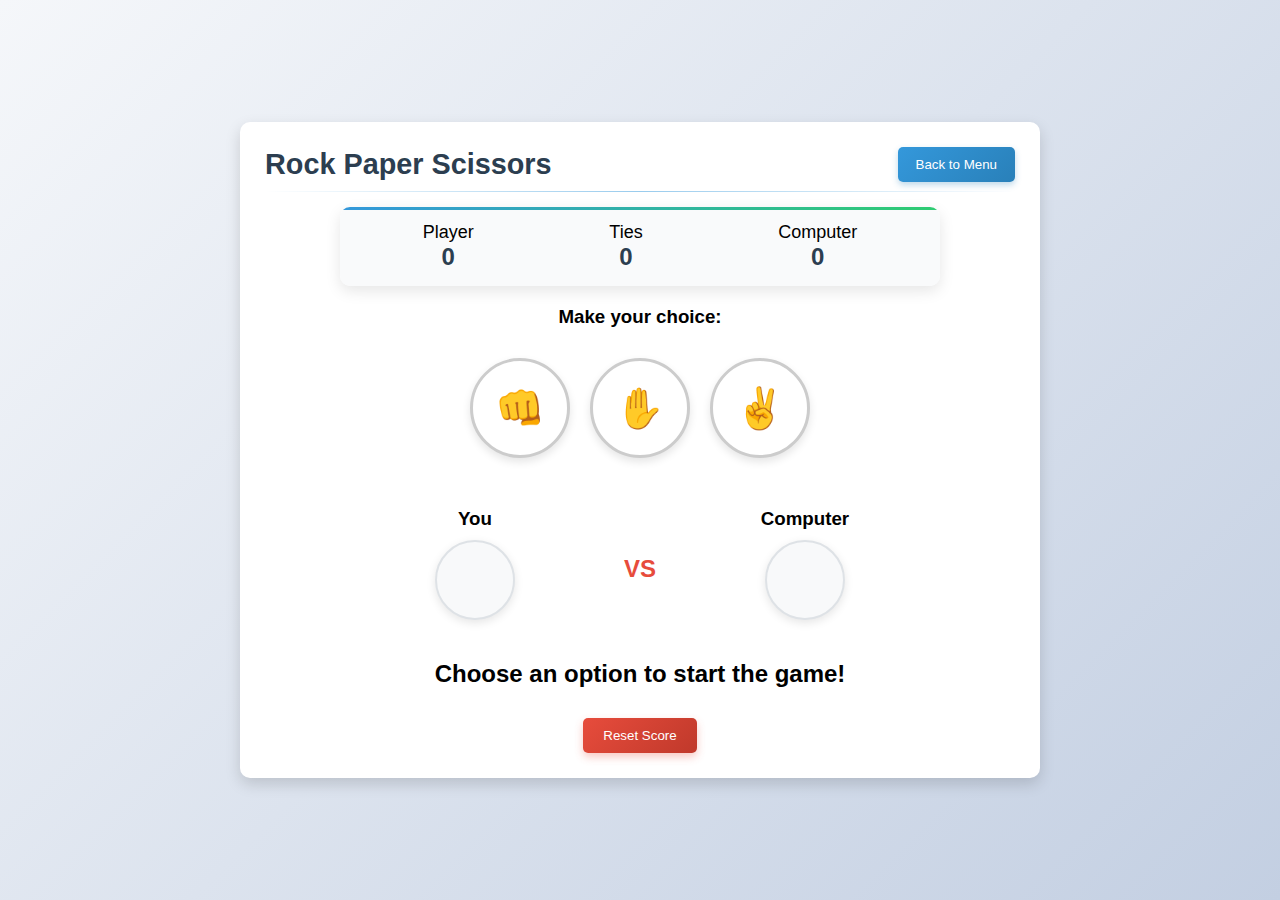
<file: rock-paper-scissors.html>
<!DOCTYPE html>
<html lang="en">
<head>
    <meta charset="UTF-8">
    <meta name="viewport" content="width=device-width, initial-scale=1.0">
    <title>Rock Paper Scissors</title>
    <link rel="stylesheet" href="styles.css">
    <style>
        .game-arena {
            display: flex;
            flex-direction: column;
            align-items: center;
            margin-top: 20px;
            animation: fadeIn 0.8s ease-out;
        }
        
        .choices {
            display: flex;
            justify-content: center;
            gap: 20px;
            margin: 30px 0;
            flex-wrap: wrap;
            animation: fadeInUp 0.8s ease-out;
        }
        
        .choice {
            width: 100px;
            height: 100px;
            border-radius: 50%;
            display: flex;
            justify-content: center;
            align-items: center;
            cursor: pointer;
            background-color: #ffffff;
            border: 3px solid #cccccc;
            transition: transform 0.3s cubic-bezier(0.175, 0.885, 0.32, 1.275), 
                        border-color 0.3s ease,
                        box-shadow 0.3s ease;
            font-size: 40px;
            position: relative;
            overflow: hidden;
            box-shadow: 0 4px 8px rgba(0, 0, 0, 0.1);
        }
        
        .choice:before {
            content: '';
            position: absolute;
            width: 100%;
            height: 100%;
            background: radial-gradient(circle, rgba(255,255,255,0.8) 0%, rgba(255,255,255,0) 70%);
            top: -50%;
            left: -50%;
            transition: all 0.5s ease;
        }
        
        .choice:hover:before {
            top: -20%;
            left: -20%;
        }
        
        .choice:hover {
            transform: scale(1.15) rotate(5deg);
            border-color: #3498db;
            box-shadow: 0 8px 16px rgba(52, 152, 219, 0.3);
        }
        
        #rock:hover {
            border-color: #e74c3c;
            box-shadow: 0 8px 16px rgba(231, 76, 60, 0.3);
        }
        
        #paper:hover {
            border-color: #3498db;
            box-shadow: 0 8px 16px rgba(52, 152, 219, 0.3);
        }
        
        #scissors:hover {
            border-color: #9b59b6;
            box-shadow: 0 8px 16px rgba(155, 89, 182, 0.3);
        }
        
        .result-display {
            display: flex;
            justify-content: space-between;
            width: 100%;
            max-width: 600px;
            margin-top: 20px;
            animation: fadeIn 1s ease-out;
        }
        
        .player-section, .computer-section {
            text-align: center;
            width: 45%;
            transition: all 0.3s ease;
        }
        
        .vs {
            display: flex;
            align-items: center;
            justify-content: center;
            font-size: 24px;
            font-weight: bold;
            color: #e74c3c;
            animation: pulse 1.5s infinite;
        }
        
        .selection {
            width: 80px;
            height: 80px;
            margin: 10px auto;
            border-radius: 50%;
            display: flex;
            justify-content: center;
            align-items: center;
            font-size: 30px;
            background-color: #f8f9fa;
            border: 2px solid #dee2e6;
            transition: all 0.3s ease;
            box-shadow: 0 3px 10px rgba(0, 0, 0, 0.1);
        }
        
        .selection.winner {
            animation: winner 1s ease infinite;
            border-color: #27ae60;
            box-shadow: 0 0 15px rgba(39, 174, 96, 0.5);
        }
        
        .selection.loser {
            opacity: 0.7;
        }
        
        .result-message {
            margin-top: 20px;
            font-size: 24px;
            font-weight: bold;
            text-align: center;
            min-height: 40px;
            padding: 10px;
            border-radius: 8px;
            transition: all 0.5s ease;
            animation: fadeInUp 0.5s ease-out;
        }
        
        .score-board {
            display: flex;
            justify-content: space-around;
            width: 100%;
            max-width: 600px;
            margin: 20px auto;
            padding: 15px;
            background-color: rgba(248, 249, 250, 0.8);
            border-radius: 10px;
            box-shadow: 0 5px 15px rgba(0, 0, 0, 0.1);
            animation: fadeInDown 0.8s ease-out;
            position: relative;
            overflow: hidden;
        }
        
        .score-board:before {
            content: '';
            position: absolute;
            top: 0;
            left: 0;
            width: 100%;
            height: 3px;
            background: linear-gradient(90deg, #3498db, #2ecc71);
        }
        
        .score {
            text-align: center;
            font-size: 18px;
            position: relative;
            transition: all 0.3s ease;
        }
        
        .score-value {
            font-size: 24px;
            font-weight: bold;
            color: #2c3e50;
            transition: all 0.3s ease;
        }
        
        .score-value.updated {
            animation: scoreUpdate 0.5s ease;
        }
        
        #reset-btn {
            margin-top: 20px;
            padding: 10px 20px;
            background: linear-gradient(135deg, #e74c3c, #c0392b);
            color: white;
            border: none;
            border-radius: 5px;
            cursor: pointer;
            transition: all 0.3s ease;
            box-shadow: 0 4px 8px rgba(231, 76, 60, 0.3);
            animation: fadeIn 1s ease-out;
            position: relative;
            overflow: hidden;
        }
        
        #reset-btn:hover {
            background: linear-gradient(135deg, #c0392b, #e74c3c);
            transform: translateY(-3px);
            box-shadow: 0 6px 12px rgba(231, 76, 60, 0.4);
        }
        
        #reset-btn:before {
            content: '';
            position: absolute;
            top: 0;
            left: -100%;
            width: 100%;
            height: 100%;
            background: linear-gradient(90deg, 
                                transparent,
                                rgba(255, 255, 255, 0.2),
                                transparent);
            transition: 0.5s;
        }
        
        #reset-btn:hover:before {
            left: 100%;
        }
        
        @keyframes winner {
            0% {
                transform: scale(1);
                box-shadow: 0 0 10px rgba(39, 174, 96, 0.5);
            }
            50% {
                transform: scale(1.1);
                box-shadow: 0 0 20px rgba(39, 174, 96, 0.7);
            }
            100% {
                transform: scale(1);
                box-shadow: 0 0 10px rgba(39, 174, 96, 0.5);
            }
        }
        
        @keyframes scoreUpdate {
            0% {
                transform: scale(1);
            }
            50% {
                transform: scale(1.5);
                color: #27ae60;
            }
            100% {
                transform: scale(1);
            }
        }
        
        @keyframes choiceAnimation {
            0% {
                transform: translateY(0) rotate(0);
            }
            50% {
                transform: translateY(-20px) rotate(10deg);
            }
            100% {
                transform: translateY(0) rotate(0);
            }
        }
        
        @keyframes shake {
            0% { transform: translateX(0); }
            25% { transform: translateX(-5px); }
            50% { transform: translateX(5px); }
            75% { transform: translateX(-5px); }
            100% { transform: translateX(0); }
        }
    </style>
</head>
<body>
    <div class="container">
        <div class="game-container">
            <div class="game-header">
                <h2 class="game-title">Rock Paper Scissors</h2>
                <button class="back-button" onclick="location.href='index.html'">Back to Menu</button>
            </div>
            
            <div class="score-board">
                <div class="score">
                    <div>Player</div>
                    <div id="player-score" class="score-value">0</div>
                </div>
                <div class="score">
                    <div>Ties</div>
                    <div id="tie-score" class="score-value">0</div>
                </div>
                <div class="score">
                    <div>Computer</div>
                    <div id="computer-score" class="score-value">0</div>
                </div>
            </div>
            
            <div class="game-arena">
                <h3>Make your choice:</h3>
                <div class="choices">
                    <div class="choice" id="rock">👊</div>
                    <div class="choice" id="paper">✋</div>
                    <div class="choice" id="scissors">✌️</div>
                </div>
                
                <div class="result-display">
                    <div class="player-section">
                        <h3>You</h3>
                        <div class="selection" id="player-selection"></div>
                    </div>
                    <div class="vs">VS</div>
                    <div class="computer-section">
                        <h3>Computer</h3>
                        <div class="selection" id="computer-selection"></div>
                    </div>
                </div>
                
                <div class="result-message" id="result-message">Choose an option to start the game!</div>
                
                <button id="reset-btn" style="margin-top: 20px; padding: 10px 20px;">Reset Score</button>
            </div>
        </div>
    </div>

    <script>
        document.addEventListener('DOMContentLoaded', () => {
            // Elements
            const choices = document.querySelectorAll('.choice');
            const playerSelection = document.getElementById('player-selection');
            const computerSelection = document.getElementById('computer-selection');
            const resultMessage = document.getElementById('result-message');
            const playerScoreElement = document.getElementById('player-score');
            const tieScoreElement = document.getElementById('tie-score');
            const computerScoreElement = document.getElementById('computer-score');
            const resetBtn = document.getElementById('reset-btn');
            
            // Game state
            let scores = {
                player: 0,
                computer: 0,
                tie: 0
            };
            
            // Load scores from localStorage if available
            if (localStorage.getItem('rpsScores')) {
                scores = JSON.parse(localStorage.getItem('rpsScores'));
                updateScoreDisplay();
            }
            
            // Map of choices to emojis
            const choiceEmojis = {
                rock: '👊',
                paper: '✋',
                scissors: '✌️'
            };
            
            // Add click event to all choices
            choices.forEach(choice => {
                choice.addEventListener('click', () => {
                    // Add animation to the clicked choice
                    choice.style.animation = 'choiceAnimation 0.5s ease';
                    choice.addEventListener('animationend', function() {
                        this.style.animation = '';
                    }, {once: true});
                    
                    playGame(choice.id);
                });
            });
            
            // Reset button event
            resetBtn.addEventListener('click', () => {
                scores = {
                    player: 0,
                    computer: 0,
                    tie: 0
                };
                updateScoreDisplay();
                saveScores();
                
                // Clear selections and result message
                playerSelection.innerHTML = '';
                playerSelection.classList.remove('winner', 'loser');
                computerSelection.innerHTML = '';
                computerSelection.classList.remove('winner', 'loser');
                resultMessage.textContent = 'Scores have been reset. Choose an option to start again!';
                resultMessage.style.color = '#2c3e50';
                
                // Add reset animation
                resetBtn.classList.add('active');
                setTimeout(() => resetBtn.classList.remove('active'), 300);
                
                // Add shake animation to scoreboard
                document.querySelector('.score-board').style.animation = 'shake 0.5s ease-in-out';
                setTimeout(() => {
                    document.querySelector('.score-board').style.animation = '';
                }, 500);
            });
            
            // Play game logic
            function playGame(playerChoice) {
                // Get computer choice
                const choices = ['rock', 'paper', 'scissors'];
                const computerChoice = choices[Math.floor(Math.random() * 3)];
                
                // Display selections
                playerSelection.innerHTML = choiceEmojis[playerChoice];
                playerSelection.classList.remove('winner', 'loser');
                computerSelection.classList.remove('winner', 'loser');
                
                // Animate computer selection
                let animationCount = 0;
                const animationInterval = setInterval(() => {
                    computerSelection.innerHTML = choiceEmojis[choices[animationCount % 3]];
                    computerSelection.style.transform = `scale(${1 + (animationCount % 3) * 0.1})`;
                    animationCount++;
                    
                    if (animationCount > 5) {
                        clearInterval(animationInterval);
                        computerSelection.style.transform = 'scale(1)';
                        computerSelection.innerHTML = choiceEmojis[computerChoice];
                        
                        // Determine winner and update score
                        const result = determineWinner(playerChoice, computerChoice);
                        updateScore(result);
                        
                        // Apply winner/loser styles
                        if (result === 'player') {
                            playerSelection.classList.add('winner');
                            computerSelection.classList.add('loser');
                        } else if (result === 'computer') {
                            computerSelection.classList.add('winner');
                            playerSelection.classList.add('loser');
                        }
                    }
                }, 100);
            }
            
            // Determine winner logic
            function determineWinner(playerChoice, computerChoice) {
                if (playerChoice === computerChoice) {
                    return 'tie';
                }
                
                if (
                    (playerChoice === 'rock' && computerChoice === 'scissors') ||
                    (playerChoice === 'paper' && computerChoice === 'rock') ||
                    (playerChoice === 'scissors' && computerChoice === 'paper')
                ) {
                    return 'player';
                }
                
                return 'computer';
            }
            
            // Update score based on result
            function updateScore(result) {
                scores[result]++;
                updateScoreDisplay();
                
                // Display result message with animation
                switch (result) {
                    case 'player':
                        resultMessage.textContent = 'You win! 🎉';
                        resultMessage.style.color = '#27ae60';
                        // Add win animation to player score
                        playerScoreElement.classList.add('updated');
                        setTimeout(() => playerScoreElement.classList.remove('updated'), 500);
                        break;
                    case 'computer':
                        resultMessage.textContent = 'Computer wins! 😢';
                        resultMessage.style.color = '#e74c3c';
                        // Add win animation to computer score
                        computerScoreElement.classList.add('updated');
                        setTimeout(() => computerScoreElement.classList.remove('updated'), 500);
                        break;
                    case 'tie':
                        resultMessage.textContent = "It's a tie! 🤝";
                        resultMessage.style.color = '#f39c12';
                        // Add win animation to tie score
                        tieScoreElement.classList.add('updated');
                        setTimeout(() => tieScoreElement.classList.remove('updated'), 500);
                        break;
                }
                
                // Add animation to result message
                resultMessage.style.animation = 'fadeIn 0.5s ease-out';
                setTimeout(() => resultMessage.style.animation = '', 500);
                
                // Save scores to localStorage
                saveScores();
            }
            
            // Update score display
            function updateScoreDisplay() {
                playerScoreElement.textContent = scores.player;
                tieScoreElement.textContent = scores.tie;
                computerScoreElement.textContent = scores.computer;
            }
            
            // Save scores to localStorage
            function saveScores() {
                localStorage.setItem('rpsScores', JSON.stringify(scores));
            }
        });
    </script>
</body>
</html>
</file>
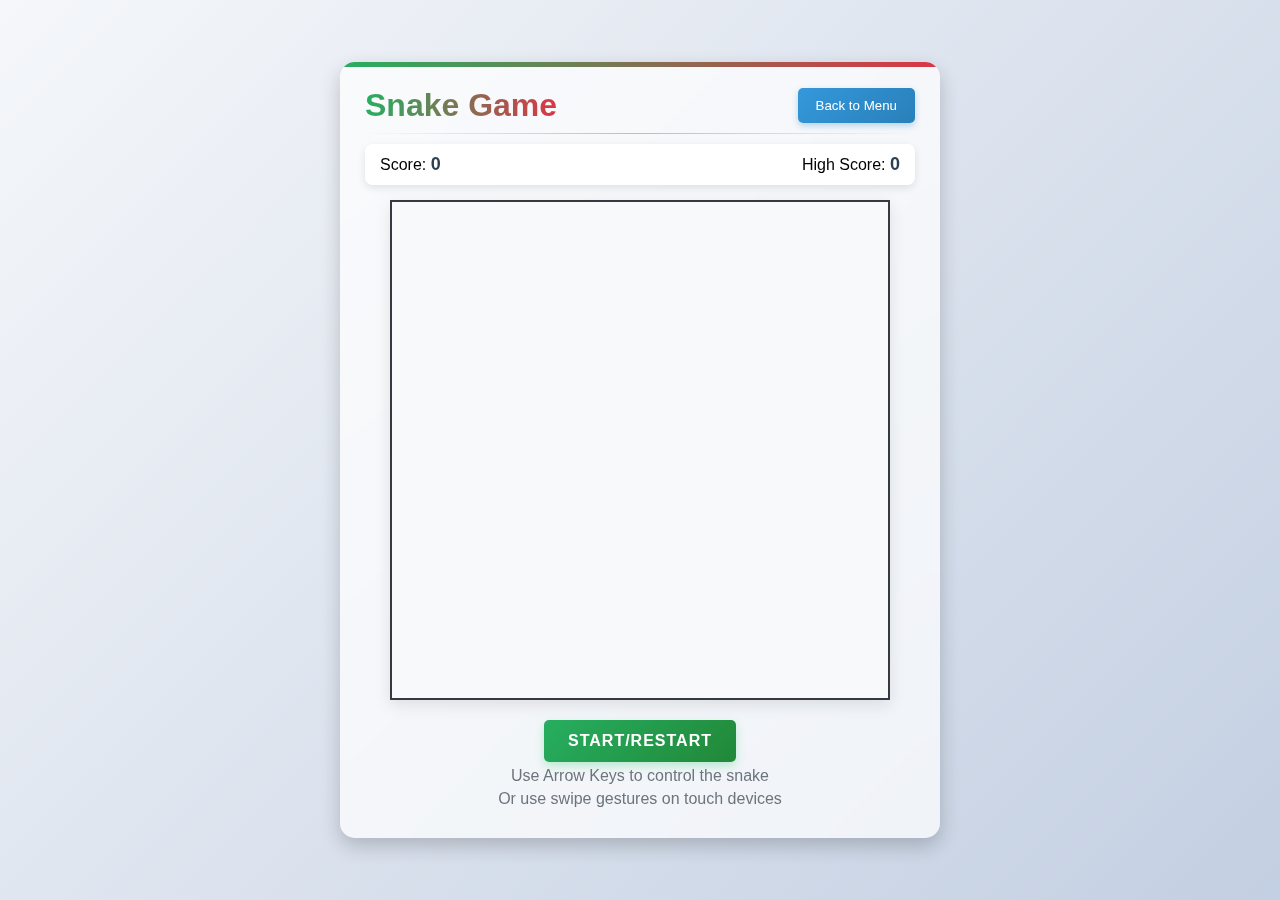
<file: snake.html>
<!DOCTYPE html>
<html lang="en">
<head>
    <meta charset="UTF-8">
    <meta name="viewport" content="width=device-width, initial-scale=1.0">
    <title>Snake Game</title>
    <link rel="stylesheet" href="styles.css">
    <style>
        :root {
            --primary-color: #27ae60;
            --primary-dark: #218838;
            --primary-light: #34ce57;
            --secondary-color: #dc3545;
            --secondary-light: #e35d6a;
            --bg-light: #f8f9fa;
            --bg-medium: #e9ecef;
            --text-dark: #2c3e50;
            --text-muted: #6c757d;
            --shadow-sm: 0 3px 8px rgba(0, 0, 0, 0.1);
            --shadow-md: 0 5px 15px rgba(0, 0, 0, 0.1);
            --shadow-lg: 0 8px 20px rgba(0, 0, 0, 0.2);
            --border-radius-sm: 5px;
            --border-radius-md: 8px;
            --border-radius-lg: 15px;
        }
        
        .game-container {
            background: rgba(255, 255, 255, 0.7);
            backdrop-filter: blur(10px);
            -webkit-backdrop-filter: blur(10px);
            border-radius: var(--border-radius-lg);
            box-shadow: var(--shadow-lg);
            padding: 25px;
            margin: 20px auto;
            max-width: 600px;
            width: 95%;
            position: relative;
            overflow: hidden;
        }
        
        .game-container::before {
            content: '';
            position: absolute;
            top: 0;
            left: 0;
            right: 0;
            height: 5px;
            background: linear-gradient(90deg, var(--primary-color), var(--secondary-color));
            z-index: 1;
        }
        
        .game-header {
            display: flex;
            justify-content: space-between;
            align-items: center;
            margin-bottom: 20px;
            flex-wrap: wrap;
            gap: 10px;
        }
        
        .game-title {
            background: linear-gradient(90deg, var(--primary-color), var(--secondary-color));
            -webkit-background-clip: text;
            color: transparent;
            background-clip: text;
            font-size: clamp(24px, 6vw, 32px);
            margin: 0;
        }
        
        #snake-game {
            display: block;
            margin: 0 auto;
            background-color: var(--bg-light);
            border: 2px solid #343a40;
            box-shadow: var(--shadow-md);
            transition: all 0.3s ease;
            width: 100%;
            max-width: 500px;
            height: auto;
            aspect-ratio: 1 / 1;
            touch-action: none;
        }
        
        .game-info {
            display: flex;
            justify-content: space-between;
            margin-bottom: 15px;
            background: rgba(255, 255, 255, 0.8);
            padding: 10px 15px;
            border-radius: var(--border-radius-md);
            box-shadow: var(--shadow-sm);
            animation: fadeIn 0.5s ease-out;
            backdrop-filter: blur(5px);
            -webkit-backdrop-filter: blur(5px);
        }
        
        .controls {
            margin-top: 20px;
            text-align: center;
            animation: fadeInUp 0.6s ease-out;
        }
        
        .controls p {
            margin: 5px 0;
            color: var(--text-muted);
            transition: color 0.3s ease;
            font-size: clamp(14px, 4vw, 16px);
        }
        
        .mobile-controls {
            display: none;
            justify-content: center;
            flex-wrap: wrap;
            gap: 10px;
            margin-top: 20px;
        }
        
        .mobile-btn {
            background: rgba(255, 255, 255, 0.8);
            border: none;
            border-radius: var(--border-radius-md);
            padding: 15px;
            font-size: 20px;
            width: 60px;
            height: 60px;
            display: flex;
            justify-content: center;
            align-items: center;
            box-shadow: var(--shadow-sm);
            cursor: pointer;
            transition: all 0.2s ease;
            color: var(--text-dark);
        }
        
        .mobile-btn:active {
            transform: scale(0.95);
            background: rgba(230, 230, 230, 0.8);
        }
        
        .mobile-controls-row {
            display: flex;
            gap: 10px;
        }
        
        #start-btn {
            background: linear-gradient(135deg, var(--primary-color), var(--primary-dark));
            color: white;
            border: none;
            border-radius: var(--border-radius-sm);
            padding: 12px 24px;
            cursor: pointer;
            font-size: clamp(14px, 4vw, 16px);
            font-weight: bold;
            text-transform: uppercase;
            letter-spacing: 1px;
            box-shadow: 0 4px 10px rgba(46, 204, 113, 0.3);
            transition: all 0.3s ease;
            animation: pulse 2s infinite;
        }
        
        #start-btn:hover {
            background: linear-gradient(135deg, #2ecc71, #27ae60);
            transform: translateY(-3px);
            box-shadow: 0 6px 15px rgba(46, 204, 113, 0.4);
        }
        
        #start-btn:active {
            transform: translateY(-1px);
        }
        
        #score, #high-score {
            font-weight: bold;
            color: var(--text-dark);
            transition: all 0.2s ease;
            font-size: clamp(16px, 5vw, 18px);
        }
        
        /* Food animation */
        @keyframes foodPulse {
            0% { transform: scale(1); }
            50% { transform: scale(1.1); }
            100% { transform: scale(1); }
        }
        
        /* Snake animation */
        @keyframes snakeMove {
            0% { transform: translateX(-2px); }
            50% { transform: translateX(2px); }
            100% { transform: translateX(-2px); }
        }
        
        /* Score increase animation */
        @keyframes scoreIncrease {
            0% { transform: scale(1); color: var(--text-dark); }
            50% { transform: scale(1.5); color: var(--primary-color); }
            100% { transform: scale(1); color: var(--text-dark); }
        }
        
        /* Media Queries for Responsive Design */
        @media (max-width: 768px) {
            .game-container {
                padding: 15px;
            }
            
            #snake-game {
                max-width: 100%;
            }
        }
        
        @media (max-width: 480px) {
            .mobile-controls {
                display: flex;
            }
            
            .controls p:last-child {
                display: none;
            }
            
            .game-header {
                justify-content: center;
                text-align: center;
            }
            
            .back-button {
                margin-top: 10px;
            }
        }
    </style>
</head>
<body>
    <div class="container">
        <div class="game-container">
            <div class="game-header">
                <h2 class="game-title">Snake Game</h2>
                <button class="back-button" onclick="location.href='index.html'">Back to Menu</button>
            </div>
            <div class="game-info">
                <div>Score: <span id="score">0</span></div>
                <div>High Score: <span id="high-score">0</span></div>
            </div>
            <canvas id="snake-game" width="400" height="400"></canvas>
            <div class="controls">
                <button id="start-btn">Start/Restart</button>
                <p>Use Arrow Keys to control the snake</p>
                <p>Or use swipe gestures on touch devices</p>
            </div>
            
            <div class="mobile-controls">
                <div class="mobile-controls-row">
                    <button class="mobile-btn" id="up-btn">↑</button>
                </div>
                <div class="mobile-controls-row">
                    <button class="mobile-btn" id="left-btn">←</button>
                    <button class="mobile-btn" id="down-btn">↓</button>
                    <button class="mobile-btn" id="right-btn">→</button>
                </div>
            </div>
        </div>
    </div>

    <script>
        document.addEventListener('DOMContentLoaded', () => {
            const canvas = document.getElementById('snake-game');
            const ctx = canvas.getContext('2d');
            const startBtn = document.getElementById('start-btn');
            const scoreElement = document.getElementById('score');
            const highScoreElement = document.getElementById('high-score');
            const upBtn = document.getElementById('up-btn');
            const downBtn = document.getElementById('down-btn');
            const leftBtn = document.getElementById('left-btn');
            const rightBtn = document.getElementById('right-btn');
            
            // Responsive canvas sizing
            function resizeCanvas() {
                const canvasWidth = canvas.offsetWidth;
                canvas.width = canvasWidth;
                canvas.height = canvasWidth;
                
                // Update grid size based on canvas dimensions
                gridSize = canvasWidth / 20; // 20x20 grid
                gridWidth = 20;
                gridHeight = 20;
                
                // Redraw if game is already running
                if (gameRunning) {
                    draw();
                }
            }
            
            // Initialize canvas size
            resizeCanvas();
            
            // Resize canvas when window size changes
            window.addEventListener('resize', resizeCanvas);
            
            // Game variables
            let gridSize = canvas.width / 20;
            let gridWidth = 20;
            let gridHeight = 20;
            let snake = [];
            let food = {};
            let direction = 'right';
            let nextDirection = 'right';
            let score = 0;
            let highScore = localStorage.getItem('snakeHighScore') || 0;
            let gameInterval;
            let gameSpeed = 150;
            let gameRunning = false;
            
            highScoreElement.textContent = highScore;
            
            // Initialize the game
            function initGame() {
                // Clear any existing game
                if (gameInterval) clearInterval(gameInterval);
                
                // Reset game variables
                snake = [
                    {x: 5, y: 5},
                    {x: 4, y: 5},
                    {x: 3, y: 5}
                ];
                direction = 'right';
                nextDirection = 'right';
                score = 0;
                scoreElement.textContent = score;
                
                // Create initial food
                createFood();
                
                // Start game loop
                gameRunning = true;
                gameInterval = setInterval(gameLoop, gameSpeed);
                
                // Add starting animation to the canvas
                canvas.style.animation = 'fadeIn 0.5s ease-out';
            }
            
            // Create food at random position
            function createFood() {
                food = {
                    x: Math.floor(Math.random() * gridWidth),
                    y: Math.floor(Math.random() * gridHeight)
                };
                
                // Make sure food doesn't appear on snake
                for (let segment of snake) {
                    if (segment.x === food.x && segment.y === food.y) {
                        createFood();
                        break;
                    }
                }
            }
            
            // Main game loop
            function gameLoop() {
                update();
                draw();
            }
            
            // Update game state
            function update() {
                // Update direction
                direction = nextDirection;
                
                // Calculate new head position
                const head = {x: snake[0].x, y: snake[0].y};
                switch (direction) {
                    case 'up': head.y--; break;
                    case 'down': head.y++; break;
                    case 'left': head.x--; break;
                    case 'right': head.x++; break;
                }
                
                // Check for wall collisions
                if (head.x < 0 || head.x >= gridWidth || head.y < 0 || head.y >= gridHeight) {
                    gameOver();
                    return;
                }
                
                // Check for self collision
                for (let i = 0; i < snake.length; i++) {
                    if (snake[i].x === head.x && snake[i].y === head.y) {
                        gameOver();
                        return;
                    }
                }
                
                // Add new head
                snake.unshift(head);
                
                // Check if food eaten
                if (head.x === food.x && head.y === food.y) {
                    // Increase score
                    score++;
                    scoreElement.textContent = score;
                    
                    // Add score animation
                    scoreElement.style.animation = 'scoreIncrease 0.5s ease';
                    scoreElement.addEventListener('animationend', function() {
                        this.style.animation = '';
                    }, {once: true});
                    
                    // Update high score if needed
                    if (score > highScore) {
                        highScore = score;
                        highScoreElement.textContent = highScore;
                        localStorage.setItem('snakeHighScore', highScore);
                        
                        // Add high score animation
                        highScoreElement.style.animation = 'scoreIncrease 0.5s ease';
                        highScoreElement.addEventListener('animationend', function() {
                            this.style.animation = '';
                        }, {once: true});
                    }
                    
                    // Create new food
                    createFood();
                    
                    // Increase speed slightly
                    if (gameSpeed > 50) {
                        clearInterval(gameInterval);
                        gameSpeed -= 2;
                        gameInterval = setInterval(gameLoop, gameSpeed);
                    }
                } else {
                    // Remove tail if no food eaten
                    snake.pop();
                }
            }
            
            // Draw game elements
            function draw() {
                // Clear canvas
                ctx.fillStyle = '#f8f9fa';
                ctx.fillRect(0, 0, canvas.width, canvas.height);
                
                // Draw snake
                snake.forEach((segment, index) => {
                    ctx.fillStyle = index === 0 ? '#28a745' : '#218838';
                    ctx.fillRect(segment.x * gridSize, segment.y * gridSize, gridSize, gridSize);
                    
                    // Add inner square for style
                    ctx.fillStyle = index === 0 ? '#34ce57' : '#2dbc4a';
                    ctx.fillRect(segment.x * gridSize + 2, segment.y * gridSize + 2, gridSize - 4, gridSize - 4);
                });
                
                // Draw food with pulsing effect
                const time = new Date().getTime() * 0.001;
                const pulseFactor = Math.sin(time * 4) * 0.1 + 1;
                
                const foodSize = gridSize * pulseFactor;
                const offsetX = (gridSize - foodSize) / 2;
                const offsetY = (gridSize - foodSize) / 2;
                
                ctx.fillStyle = '#dc3545';
                ctx.fillRect(food.x * gridSize + offsetX, food.y * gridSize + offsetY, foodSize, foodSize);
                
                // Add inner circle for style
                ctx.fillStyle = '#e35d6a';
                ctx.beginPath();
                ctx.arc(food.x * gridSize + gridSize/2, food.y * gridSize + gridSize/2, (gridSize/3) * pulseFactor, 0, Math.PI * 2);
                ctx.fill();
                
                // Draw grid (optional)
                ctx.strokeStyle = '#e9ecef';
                ctx.lineWidth = 0.5;
                for (let i = 0; i < gridWidth; i++) {
                    ctx.beginPath();
                    ctx.moveTo(i * gridSize, 0);
                    ctx.lineTo(i * gridSize, canvas.height);
                    ctx.stroke();
                }
                for (let j = 0; j < gridHeight; j++) {
                    ctx.beginPath();
                    ctx.moveTo(0, j * gridSize);
                    ctx.lineTo(canvas.width, j * gridSize);
                    ctx.stroke();
                }
            }
            
            // Game over function
            function gameOver() {
                clearInterval(gameInterval);
                gameRunning = false;
                
                // Show game over message with animation
                ctx.fillStyle = 'rgba(0, 0, 0, 0.7)';
                ctx.fillRect(0, 0, canvas.width, canvas.height);
                
                ctx.font = '30px Arial';
                ctx.fillStyle = 'white';
                ctx.textAlign = 'center';
                ctx.fillText('Game Over!', canvas.width / 2, canvas.height / 2 - 15);
                
                ctx.font = '20px Arial';
                ctx.fillText(`Score: ${score}`, canvas.width / 2, canvas.height / 2 + 20);
                ctx.fillText('Press Start to play again', canvas.width / 2, canvas.height / 2 + 50);
                
                // Add shake animation to canvas
                canvas.style.animation = 'shake 0.5s ease-in-out';
                canvas.addEventListener('animationend', function() {
                    this.style.animation = '';
                }, {once: true});
            }
            
            // Event listeners
            startBtn.addEventListener('click', initGame);
            
            // Mobile controls
            upBtn.addEventListener('click', () => {
                if (direction !== 'down' && gameRunning) {
                    nextDirection = 'up';
                }
            });
            
            downBtn.addEventListener('click', () => {
                if (direction !== 'up' && gameRunning) {
                    nextDirection = 'down';
                }
            });
            
            leftBtn.addEventListener('click', () => {
                if (direction !== 'right' && gameRunning) {
                    nextDirection = 'left';
                }
            });
            
            rightBtn.addEventListener('click', () => {
                if (direction !== 'left' && gameRunning) {
                    nextDirection = 'right';
                }
            });
            
            // Keyboard controls
            document.addEventListener('keydown', (e) => {
                if (!gameRunning) return;
                
                switch (e.key) {
                    case 'ArrowUp':
                        if (direction !== 'down') nextDirection = 'up';
                        break;
                    case 'ArrowDown':
                        if (direction !== 'up') nextDirection = 'down';
                        break;
                    case 'ArrowLeft':
                        if (direction !== 'right') nextDirection = 'left';
                        break;
                    case 'ArrowRight':
                        if (direction !== 'left') nextDirection = 'right';
                        break;
                }
                
                e.preventDefault();
            });
            
            // Touch controls
            let touchStartX, touchStartY;
            
            canvas.addEventListener('touchstart', (e) => {
                if (!gameRunning) return;
                
                touchStartX = e.touches[0].clientX;
                touchStartY = e.touches[0].clientY;
                e.preventDefault();
            }, { passive: false });
            
            canvas.addEventListener('touchmove', (e) => {
                if (!gameRunning || !touchStartX || !touchStartY) return;
                
                const touchEndX = e.touches[0].clientX;
                const touchEndY = e.touches[0].clientY;
                
                const diffX = touchEndX - touchStartX;
                const diffY = touchEndY - touchStartY;
                
                // Determine swipe direction based on larger difference
                if (Math.abs(diffX) > Math.abs(diffY)) {
                    if (diffX > 0 && direction !== 'left') {
                        nextDirection = 'right';
                    } else if (diffX < 0 && direction !== 'right') {
                        nextDirection = 'left';
                    }
                } else {
                    if (diffY > 0 && direction !== 'up') {
                        nextDirection = 'down';
                    } else if (diffY < 0 && direction !== 'down') {
                        nextDirection = 'up';
                    }
                }
                
                touchStartX = null;
                touchStartY = null;
                e.preventDefault();
            }, { passive: false });
            
            // Initial draw of the game board
            draw();
            
            // Add shake animation
            document.head.insertAdjacentHTML('beforeend', `
                <style>
                    @keyframes shake {
                        0% { transform: translateX(0); }
                        25% { transform: translateX(-5px); }
                        50% { transform: translateX(5px); }
                        75% { transform: translateX(-5px); }
                        100% { transform: translateX(0); }
                    }
                </style>
            `);
        });
    </script>
</body>
</html>
</file>
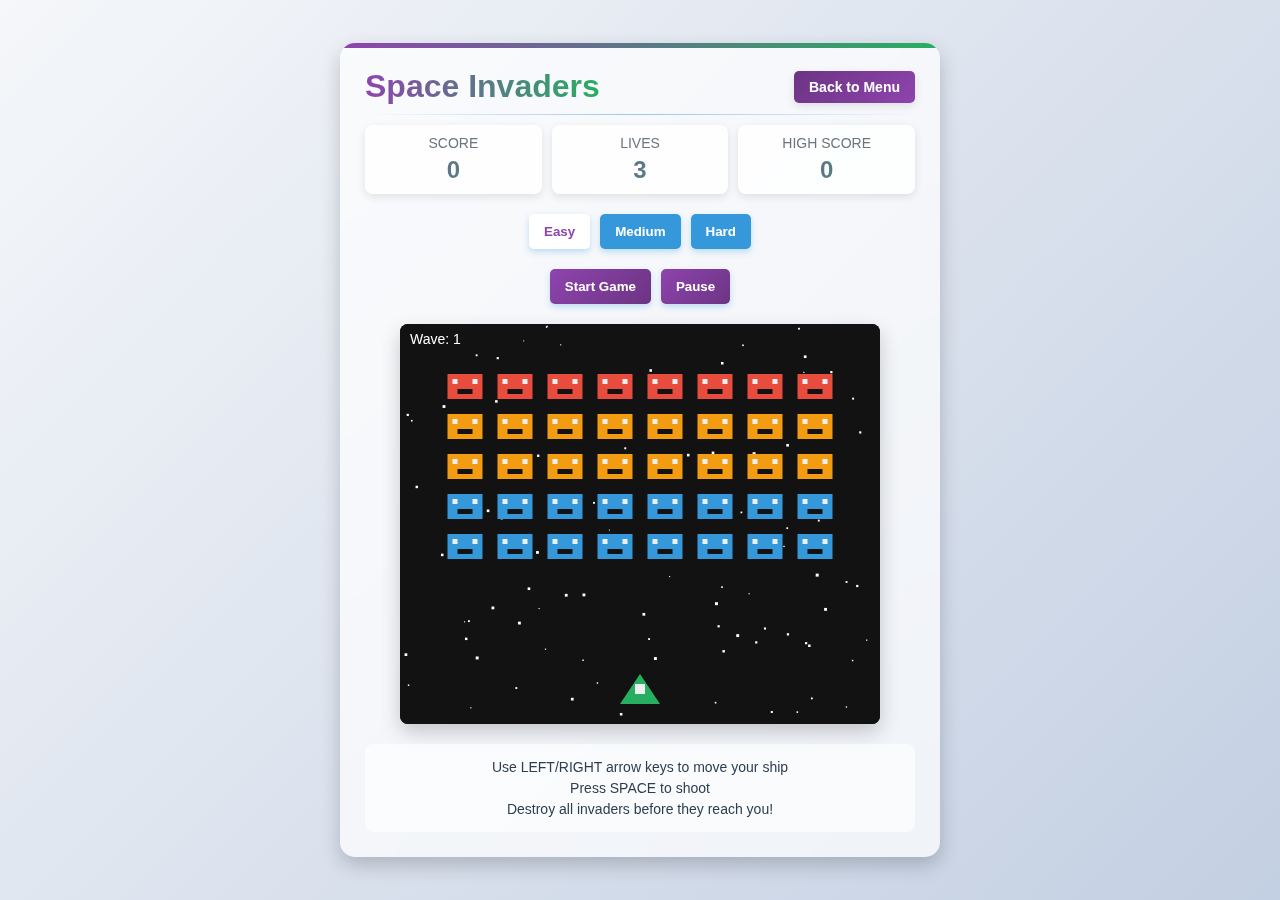
<file: space-invaders.html>
<!DOCTYPE html>
<html lang="en">
<head>
    <meta charset="UTF-8">
    <meta name="viewport" content="width=device-width, initial-scale=1.0">
    <title>Space Invaders</title>
    <link rel="stylesheet" href="styles.css">
    <style>
        :root {
            --primary-color: #8e44ad;
            --primary-dark: #6c3483;
            --primary-light: #af7ac5;
            --secondary-color: #27ae60;
            --secondary-dark: #1e8449;
            --secondary-light: #52be80;
            --text-dark: #2c3e50;
            --text-light: #f8f9fa;
            --text-muted: #6c757d;
            --shadow-sm: 0 3px 8px rgba(0, 0, 0, 0.1);
            --shadow-md: 0 5px 15px rgba(0, 0, 0, 0.1);
            --shadow-lg: 0 8px 20px rgba(0, 0, 0, 0.2);
            --border-radius-sm: 5px;
            --border-radius-md: 8px;
            --border-radius-lg: 15px;
        }
        
        .game-container {
            background: rgba(255, 255, 255, 0.7);
            backdrop-filter: blur(10px);
            -webkit-backdrop-filter: blur(10px);
            border-radius: var(--border-radius-lg);
            box-shadow: var(--shadow-lg);
            padding: 25px;
            margin: 20px auto;
            max-width: 600px;
            width: 95%;
            position: relative;
            overflow: hidden;
        }
        
        .game-container::before {
            content: '';
            position: absolute;
            top: 0;
            left: 0;
            right: 0;
            height: 5px;
            background: linear-gradient(90deg, var(--primary-color), var(--secondary-color));
            z-index: 1;
        }
        
        .game-header {
            display: flex;
            justify-content: space-between;
            align-items: center;
            margin-bottom: 20px;
            flex-wrap: wrap;
            gap: 15px;
        }
        
        .game-title {
            background: linear-gradient(90deg, var(--primary-color), var(--secondary-color));
            -webkit-background-clip: text;
            color: transparent;
            background-clip: text;
            font-size: clamp(24px, 6vw, 32px);
            margin: 0;
        }
        
        .back-button {
            padding: 8px 15px;
            background: linear-gradient(135deg, var(--primary-dark), var(--primary-color));
            color: white;
            border: none;
            border-radius: var(--border-radius-sm);
            cursor: pointer;
            font-size: clamp(12px, 3vw, 14px);
            font-weight: bold;
            box-shadow: var(--shadow-sm);
            transition: all 0.3s ease;
            user-select: none;
            -webkit-user-select: none;
        }
        
        .back-button:hover {
            transform: translateY(-3px);
            box-shadow: var(--shadow-md);
        }
        
        .game-stats {
            display: flex;
            justify-content: space-around;
            margin-bottom: 20px;
            gap: 10px;
        }
        
        .stat-box {
            background: rgba(255, 255, 255, 0.8);
            padding: 10px 15px;
            border-radius: var(--border-radius-md);
            box-shadow: var(--shadow-sm);
            min-width: 120px;
            text-align: center;
            flex: 1;
        }
        
        .stat-box p {
            margin: 0;
            font-size: 14px;
            color: var(--text-muted);
        }
        
        .stat-box h3 {
            margin: 5px 0 0;
            font-size: 24px;
            background: linear-gradient(90deg, var(--primary-color), var(--secondary-color));
            -webkit-background-clip: text;
            color: transparent;
            background-clip: text;
        }
        
        .game-controls {
            display: flex;
            justify-content: center;
            margin-bottom: 20px;
            gap: 10px;
        }
        
        .game-btn {
            padding: 8px 20px;
            background: linear-gradient(135deg, var(--primary-color), var(--primary-dark));
            color: white;
            border: none;
            border-radius: var(--border-radius-sm);
            cursor: pointer;
            font-weight: bold;
            box-shadow: var(--shadow-sm);
            transition: all 0.3s ease;
            user-select: none;
            -webkit-user-select: none;
        }
        
        .game-btn:hover {
            transform: translateY(-3px);
            box-shadow: var(--shadow-md);
        }
        
        #game-canvas {
            display: block;
            background: #121212;
            margin: 0 auto;
            border-radius: var(--border-radius-md);
            box-shadow: var(--shadow-lg);
        }
        
        .level-selector {
            display: flex;
            justify-content: center;
            margin-bottom: 20px;
            gap: 10px;
            flex-wrap: wrap;
        }
        
        .level-btn {
            padding: 8px 15px;
            background: rgba(255, 255, 255, 0.5);
            border: 2px solid transparent;
            border-radius: var(--border-radius-sm);
            cursor: pointer;
            font-weight: bold;
            transition: all 0.2s ease;
            user-select: none;
            -webkit-user-select: none;
        }
        
        .level-btn:hover {
            background: rgba(255, 255, 255, 0.8);
        }
        
        .level-btn.active {
            border-color: var(--primary-color);
            background: rgba(255, 255, 255, 0.9);
            color: var(--primary-color);
        }
        
        .instructions {
            text-align: center;
            margin-top: 20px;
            padding: 10px;
            background-color: rgba(255, 255, 255, 0.6);
            border-radius: var(--border-radius-md);
        }
        
        .instructions p {
            margin: 5px 0;
            color: var(--text-dark);
            font-size: 14px;
        }
        
        .modal {
            display: none;
            position: fixed;
            top: 0;
            left: 0;
            width: 100%;
            height: 100%;
            background-color: rgba(0, 0, 0, 0.7);
            z-index: 100;
            justify-content: center;
            align-items: center;
        }
        
        .modal.show {
            display: flex;
        }
        
        .modal-content {
            background-color: white;
            padding: 30px;
            border-radius: var(--border-radius-lg);
            text-align: center;
            max-width: 400px;
            width: 90%;
            box-shadow: var(--shadow-lg);
        }
        
        .modal-title {
            margin-top: 0;
            color: var(--primary-color);
            font-size: 28px;
        }
        
        .modal-title.win {
            color: #28a745;
        }
        
        .modal-message {
            margin-bottom: 20px;
            color: var(--text-dark);
        }
        
        .modal-btn {
            padding: 10px 20px;
            background: linear-gradient(135deg, var(--primary-color), var(--primary-dark));
            color: white;
            border: none;
            border-radius: var(--border-radius-sm);
            cursor: pointer;
            font-weight: bold;
            box-shadow: var(--shadow-sm);
            transition: all 0.3s ease;
            user-select: none;
            -webkit-user-select: none;
        }
        
        .modal-btn:hover {
            transform: translateY(-3px);
            box-shadow: var(--shadow-md);
        }
        
        @media (max-width: 600px) {
            .game-stats {
                flex-direction: column;
                align-items: center;
            }
            
            .stat-box {
                width: 100%;
                max-width: 200px;
            }
            
            .level-selector {
                flex-direction: column;
                align-items: center;
            }
            
            .level-btn {
                width: 100%;
                max-width: 200px;
                text-align: center;
            }
        }
        
        /* Mobile touch controls */
        .mobile-controls {
            display: none;
            margin-top: 20px;
            text-align: center;
        }
        
        .mobile-btn {
            background: rgba(255, 255, 255, 0.3);
            border: none;
            padding: 15px 20px;
            margin: 5px;
            border-radius: 50%;
            width: 60px;
            height: 60px;
            font-size: 24px;
            color: white;
            cursor: pointer;
            user-select: none;
            -webkit-user-select: none;
            touch-action: manipulation;
        }
        
        .mobile-btn.shoot {
            background: rgba(142, 68, 173, 0.7);
        }
        
        @media (max-width: 768px) {
            .mobile-controls {
                display: flex;
                justify-content: center;
                align-items: center;
                gap: 20px;
            }
        }
    </style>
</head>
<body>
    <div class="container">
        <div class="game-container">
            <div class="game-header">
                <h2 class="game-title">Space Invaders</h2>
                <button class="back-button" onclick="location.href='index.html'">Back to Menu</button>
            </div>
            
            <div class="game-stats">
                <div class="stat-box">
                    <p>SCORE</p>
                    <h3 id="score">0</h3>
                </div>
                <div class="stat-box">
                    <p>LIVES</p>
                    <h3 id="lives">3</h3>
                </div>
                <div class="stat-box">
                    <p>HIGH SCORE</p>
                    <h3 id="high-score">0</h3>
                </div>
            </div>
            
            <div class="level-selector">
                <button class="level-btn active" data-level="1">Easy</button>
                <button class="level-btn" data-level="2">Medium</button>
                <button class="level-btn" data-level="3">Hard</button>
            </div>
            
            <div class="game-controls">
                <button id="start-btn" class="game-btn">Start Game</button>
                <button id="pause-btn" class="game-btn" disabled>Pause</button>
            </div>
            
            <canvas id="game-canvas" width="480" height="400"></canvas>
            
            <div class="mobile-controls">
                <button id="left-btn" class="mobile-btn">←</button>
                <button id="shoot-btn" class="mobile-btn shoot">🔫</button>
                <button id="right-btn" class="mobile-btn">→</button>
            </div>
            
            <div class="instructions">
                <p>Use LEFT/RIGHT arrow keys to move your ship</p>
                <p>Press SPACE to shoot</p>
                <p>Destroy all invaders before they reach you!</p>
            </div>
        </div>
    </div>
    
    <div class="modal" id="game-modal">
        <div class="modal-content">
            <h2 class="modal-title" id="modal-title">Game Over</h2>
            <p class="modal-message" id="modal-message">Your score: <span id="final-score">0</span></p>
            <button class="modal-btn" id="modal-btn">Play Again</button>
        </div>
    </div>
    
    <script>
        document.addEventListener('DOMContentLoaded', () => {
            // Game elements
            const canvas = document.getElementById('game-canvas');
            const ctx = canvas.getContext('2d');
            const scoreElement = document.getElementById('score');
            const livesElement = document.getElementById('lives');
            const highScoreElement = document.getElementById('high-score');
            const startBtn = document.getElementById('start-btn');
            const pauseBtn = document.getElementById('pause-btn');
            const levelBtns = document.querySelectorAll('.level-btn');
            const leftBtn = document.getElementById('left-btn');
            const rightBtn = document.getElementById('right-btn');
            const shootBtn = document.getElementById('shoot-btn');
            const gameModal = document.getElementById('game-modal');
            const modalTitle = document.getElementById('modal-title');
            const modalMessage = document.getElementById('modal-message');
            const finalScoreElement = document.getElementById('final-score');
            const modalBtn = document.getElementById('modal-btn');
            
            // Game constants
            const PLAYER_WIDTH = 40;
            const PLAYER_HEIGHT = 30;
            const PLAYER_SPEED = 5;
            const BULLET_WIDTH = 3;
            const BULLET_HEIGHT = 15;
            const BULLET_SPEED = 7;
            const ENEMY_WIDTH = 35;
            const ENEMY_HEIGHT = 25;
            const ENEMY_PADDING = 15;
            const ENEMY_ROWS = 5;
            const ENEMY_COLS = 8;
            const ENEMY_DROP = 20;
            const ENEMY_FIRE_RATE = 0.005; // Probability of enemy firing per frame
            
            // Game variables
            let player = {
                x: canvas.width / 2 - PLAYER_WIDTH / 2,
                y: canvas.height - PLAYER_HEIGHT - 20,
                width: PLAYER_WIDTH,
                height: PLAYER_HEIGHT,
                speed: PLAYER_SPEED,
                color: '#27ae60'
            };
            
            let bullets = [];
            let enemyBullets = [];
            let enemies = [];
            let score = 0;
            let lives = 3;
            let level = 1;
            let enemySpeed = 1;
            let enemyDirection = 1; // 1 for right, -1 for left
            let gameStarted = false;
            let gamePaused = false;
            let gameOver = false;
            let animationId;
            let leftPressed = false;
            let rightPressed = false;
            let spacePressed = false;
            let lastShootTime = 0;
            let shootCooldown = 300; // Cooldown in ms
            let currentWave = 1;
            let enemiesKilled = 0;
            let highScore = localStorage.getItem('space-invaders-high-score') || 0;
            
            // Initialize high score display
            highScoreElement.textContent = highScore;
            
            // Set up level selection
            levelBtns.forEach(btn => {
                btn.addEventListener('click', () => {
                    if (!gameStarted || gameOver) {
                        levelBtns.forEach(b => b.classList.remove('active'));
                        btn.classList.add('active');
                        level = parseInt(btn.dataset.level);
                        resetGame();
                    }
                });
            });
            
            // Event listeners
            startBtn.addEventListener('click', () => {
                if (!gameStarted || gameOver) {
                    startGame();
                } else if (gamePaused) {
                    resumeGame();
                }
            });
            
            pauseBtn.addEventListener('click', () => {
                if (gameStarted && !gameOver) {
                    if (gamePaused) {
                        resumeGame();
                    } else {
                        pauseGame();
                    }
                }
            });
            
            document.addEventListener('keydown', keyDownHandler);
            document.addEventListener('keyup', keyUpHandler);
            
            // Mobile controls
            leftBtn.addEventListener('touchstart', () => leftPressed = true);
            leftBtn.addEventListener('touchend', () => leftPressed = false);
            rightBtn.addEventListener('touchstart', () => rightPressed = true);
            rightBtn.addEventListener('touchend', () => rightPressed = false);
            shootBtn.addEventListener('touchstart', () => spacePressed = true);
            shootBtn.addEventListener('touchend', () => spacePressed = false);
            
            // Mouse events for mobile buttons (for testing on desktop)
            leftBtn.addEventListener('mousedown', () => leftPressed = true);
            leftBtn.addEventListener('mouseup', () => leftPressed = false);
            rightBtn.addEventListener('mousedown', () => rightPressed = true);
            rightBtn.addEventListener('mouseup', () => rightPressed = false);
            shootBtn.addEventListener('mousedown', () => spacePressed = true);
            shootBtn.addEventListener('mouseup', () => spacePressed = false);
            
            modalBtn.addEventListener('click', () => {
                gameModal.classList.remove('show');
                resetGame();
            });
            
            // Initialize the game
            function initializeGame() {
                player.x = canvas.width / 2 - PLAYER_WIDTH / 2;
                bullets = [];
                enemyBullets = [];
                score = 0;
                lives = 3;
                currentWave = 1;
                enemiesKilled = 0;
                
                // Set enemy speed based on difficulty level
                switch (level) {
                    case 1: // Easy
                        enemySpeed = 1;
                        shootCooldown = 300;
                        break;
                    case 2: // Medium
                        enemySpeed = 1.5;
                        shootCooldown = 250;
                        break;
                    case 3: // Hard
                        enemySpeed = 2;
                        shootCooldown = 200;
                        break;
                }
                
                // Update display
                scoreElement.textContent = score;
                livesElement.textContent = lives;
                
                // Create enemies
                createEnemies();
                
                // Reset buttons
                startBtn.textContent = 'Start Game';
                pauseBtn.disabled = true;
            }
            
            // Create enemies
            function createEnemies() {
                enemies = [];
                enemyDirection = 1;
                
                const startX = (canvas.width - (ENEMY_COLS * (ENEMY_WIDTH + ENEMY_PADDING) - ENEMY_PADDING)) / 2;
                const startY = 50;
                
                for (let row = 0; row < ENEMY_ROWS; row++) {
                    for (let col = 0; col < ENEMY_COLS; col++) {
                        // Different colors for different rows
                        let color;
                        if (row === 0) {
                            color = '#e74c3c'; // Red for top row
                        } else if (row === 1 || row === 2) {
                            color = '#f39c12'; // Orange for middle rows
                        } else {
                            color = '#3498db'; // Blue for bottom rows
                        }
                        
                        // Point value based on row (top rows worth more)
                        const points = (ENEMY_ROWS - row) * 10;
                        
                        enemies.push({
                            x: startX + col * (ENEMY_WIDTH + ENEMY_PADDING),
                            y: startY + row * (ENEMY_HEIGHT + ENEMY_PADDING),
                            width: ENEMY_WIDTH,
                            height: ENEMY_HEIGHT,
                            color: color,
                            points: points
                        });
                    }
                }
            }
            
            // Start the game
            function startGame() {
                if (!gameStarted || gameOver) {
                    resetGame();
                    gameStarted = true;
                    gameOver = false;
                    gamePaused = false;
                    startBtn.textContent = 'Restart';
                    pauseBtn.disabled = false;
                    pauseBtn.textContent = 'Pause';
                    
                    // Start the game loop
                    animationId = requestAnimationFrame(gameLoop);
                }
            }
            
            // Reset the game
            function resetGame() {
                cancelAnimationFrame(animationId);
                initializeGame();
                gameStarted = false;
                gameOver = false;
                gamePaused = false;
                
                // Draw initial frame
                drawGame();
            }
            
            // Pause the game
            function pauseGame() {
                if (gameStarted && !gameOver && !gamePaused) {
                    gamePaused = true;
                    cancelAnimationFrame(animationId);
                    pauseBtn.textContent = 'Resume';
                }
            }
            
            // Resume the game
            function resumeGame() {
                if (gameStarted && !gameOver && gamePaused) {
                    gamePaused = false;
                    pauseBtn.textContent = 'Pause';
                    animationId = requestAnimationFrame(gameLoop);
                }
            }
            
            // Draw the player
            function drawPlayer() {
                ctx.fillStyle = player.color;
                
                // Draw the ship body
                ctx.beginPath();
                ctx.moveTo(player.x + player.width / 2, player.y);
                ctx.lineTo(player.x + player.width, player.y + player.height);
                ctx.lineTo(player.x, player.y + player.height);
                ctx.closePath();
                ctx.fill();
                
                // Draw the ship cockpit
                ctx.fillStyle = '#ECF0F1';
                ctx.beginPath();
                ctx.rect(player.x + player.width / 2 - 5, player.y + 10, 10, 10);
                ctx.fill();
            }
            
            // Draw bullets
            function drawBullets() {
                // Player bullets
                ctx.fillStyle = '#f1c40f';
                bullets.forEach(bullet => {
                    ctx.fillRect(bullet.x, bullet.y, bullet.width, bullet.height);
                });
                
                // Enemy bullets
                ctx.fillStyle = '#e74c3c';
                enemyBullets.forEach(bullet => {
                    ctx.fillRect(bullet.x, bullet.y, bullet.width, bullet.height);
                });
            }
            
            // Draw enemies
            function drawEnemies() {
                enemies.forEach(enemy => {
                    ctx.fillStyle = enemy.color;
                    
                    // Draw enemy body (invader shape)
                    ctx.beginPath();
                    ctx.rect(enemy.x, enemy.y, enemy.width, enemy.height);
                    ctx.fill();
                    
                    // Draw enemy eyes
                    ctx.fillStyle = '#ECF0F1';
                    ctx.beginPath();
                    ctx.rect(enemy.x + 5, enemy.y + 5, 5, 5);
                    ctx.rect(enemy.x + enemy.width - 10, enemy.y + 5, 5, 5);
                    ctx.fill();
                    
                    // Draw enemy mouth/tentacles
                    ctx.fillStyle = '#121212';
                    ctx.beginPath();
                    ctx.rect(enemy.x + 10, enemy.y + 15, 5, 5);
                    ctx.rect(enemy.x + enemy.width - 15, enemy.y + 15, 5, 5);
                    ctx.rect(enemy.x + enemy.width / 2 - 2.5, enemy.y + 15, 5, 5);
                    ctx.fill();
                });
            }
            
            // Draw starfield background
            function drawStarfield() {
                ctx.fillStyle = '#121212';
                ctx.fillRect(0, 0, canvas.width, canvas.height);
                
                // Draw stars
                ctx.fillStyle = 'white';
                for (let i = 0; i < 100; i++) {
                    const x = Math.random() * canvas.width;
                    const y = Math.random() * canvas.height;
                    const size = Math.random() * 2 + 1;
                    ctx.fillRect(x, y, size, size);
                }
            }
            
            // Draw game
            function drawGame() {
                // Clear canvas
                ctx.clearRect(0, 0, canvas.width, canvas.height);
                
                // Draw background
                drawStarfield();
                
                // Draw game elements
                drawPlayer();
                drawBullets();
                drawEnemies();
                
                // Draw wave text
                ctx.fillStyle = 'white';
                ctx.font = '14px Arial';
                ctx.textAlign = 'left';
                ctx.fillText(`Wave: ${currentWave}`, 10, 20);
            }
            
            // Move player
            function movePlayer() {
                if (leftPressed && player.x > 0) {
                    player.x -= player.speed;
                }
                
                if (rightPressed && player.x < canvas.width - player.width) {
                    player.x += player.speed;
                }
            }
            
            // Fire player bullet
            function firePlayerBullet() {
                const currentTime = Date.now();
                
                if (spacePressed && currentTime - lastShootTime > shootCooldown) {
                    bullets.push({
                        x: player.x + player.width / 2 - BULLET_WIDTH / 2,
                        y: player.y,
                        width: BULLET_WIDTH,
                        height: BULLET_HEIGHT,
                        speed: BULLET_SPEED
                    });
                    
                    lastShootTime = currentTime;
                    
                    // Play sound effect (if needed)
                    // playSound('laser');
                }
            }
            
            // Update bullets
            function updateBullets() {
                // Move player bullets up
                for (let i = 0; i < bullets.length; i++) {
                    bullets[i].y -= bullets[i].speed;
                    
                    // Remove bullets that are off screen
                    if (bullets[i].y + bullets[i].height < 0) {
                        bullets.splice(i, 1);
                        i--;
                    }
                }
                
                // Move enemy bullets down
                for (let i = 0; i < enemyBullets.length; i++) {
                    enemyBullets[i].y += enemyBullets[i].speed;
                    
                    // Remove bullets that are off screen
                    if (enemyBullets[i].y > canvas.height) {
                        enemyBullets.splice(i, 1);
                        i--;
                    }
                }
            }
            
            // Update enemies
            function updateEnemies() {
                let hitEdge = false;
                let lowestEnemy = 0;
                
                // Check if any enemy hit the edge
                enemies.forEach(enemy => {
                    if ((enemy.x + enemy.width > canvas.width && enemyDirection > 0) || 
                        (enemy.x < 0 && enemyDirection < 0)) {
                        hitEdge = true;
                    }
                    
                    if (enemy.y + enemy.height > lowestEnemy) {
                        lowestEnemy = enemy.y + enemy.height;
                    }
                    
                    // Random chance for enemy to fire
                    if (Math.random() < ENEMY_FIRE_RATE * (level * 0.5)) {
                        enemyBullets.push({
                            x: enemy.x + enemy.width / 2 - BULLET_WIDTH / 2,
                            y: enemy.y + enemy.height,
                            width: BULLET_WIDTH,
                            height: BULLET_HEIGHT,
                            speed: BULLET_SPEED * 0.6
                        });
                    }
                });
                
                // Change direction and move down if hit edge
                if (hitEdge) {
                    enemyDirection *= -1;
                    
                    // Move all enemies down
                    enemies.forEach(enemy => {
                        enemy.y += ENEMY_DROP;
                    });
                } else {
                    // Move enemies horizontally
                    enemies.forEach(enemy => {
                        enemy.x += enemyDirection * enemySpeed;
                    });
                }
                
                // Check if enemies reached the bottom
                if (lowestEnemy >= player.y) {
                    endGame(false);
                }
            }
            
            // Check collisions
            function checkCollisions() {
                // Check player bullets hitting enemies
                for (let i = 0; i < bullets.length; i++) {
                    for (let j = 0; j < enemies.length; j++) {
                        if (isColliding(bullets[i], enemies[j])) {
                            // Add score based on enemy points
                            score += enemies[j].points;
                            scoreElement.textContent = score;
                            
                            // Remove the bullet and enemy
                            bullets.splice(i, 1);
                            enemies.splice(j, 1);
                            
                            // Increment enemies killed counter
                            enemiesKilled++;
                            
                            // Play sound effect (if needed)
                            // playSound('explosion');
                            
                            i--;
                            break;
                        }
                    }
                }
                
                // Check enemy bullets hitting player
                for (let i = 0; i < enemyBullets.length; i++) {
                    if (isColliding(enemyBullets[i], player)) {
                        // Remove the bullet
                        enemyBullets.splice(i, 1);
                        
                        // Reduce player lives
                        lives--;
                        livesElement.textContent = lives;
                        
                        // Flash player (visual feedback)
                        player.color = '#e74c3c';
                        setTimeout(() => {
                            player.color = '#27ae60';
                        }, 200);
                        
                        // Play sound effect (if needed)
                        // playSound('hit');
                        
                        // Check if game over
                        if (lives <= 0) {
                            endGame(false);
                        }
                        
                        break;
                    }
                }
                
                // Check if all enemies are destroyed
                if (enemies.length === 0) {
                    // Start next wave
                    nextWave();
                }
            }
            
            // Check if two objects are colliding
            function isColliding(obj1, obj2) {
                return obj1.x < obj2.x + obj2.width &&
                       obj1.x + obj1.width > obj2.x &&
                       obj1.y < obj2.y + obj2.height &&
                       obj1.y + obj1.height > obj2.y;
            }
            
            // Start next wave
            function nextWave() {
                currentWave++;
                
                // Increase enemy speed each wave
                enemySpeed += 0.2;
                
                // Create new enemies
                createEnemies();
                
                // Update display
                scoreElement.textContent = score;
                
                // Check if player won (reached wave 5)
                if (currentWave > 5) {
                    endGame(true);
                }
            }
            
            // End game
            function endGame(isWin) {
                gameOver = true;
                cancelAnimationFrame(animationId);
                
                // Update high score
                if (score > highScore) {
                    highScore = score;
                    localStorage.setItem('space-invaders-high-score', highScore);
                    highScoreElement.textContent = highScore;
                }
                
                if (isWin) {
                    modalTitle.textContent = 'You Win!';
                    modalTitle.className = 'modal-title win';
                    modalMessage.innerHTML = `Congratulations! You defeated all waves!<br>Final Score: ${score}`;
                } else {
                    modalTitle.textContent = 'Game Over';
                    modalTitle.className = 'modal-title';
                    modalMessage.innerHTML = `Your score: ${score}`;
                }
                
                finalScoreElement.textContent = score;
                gameModal.classList.add('show');
                
                startBtn.textContent = 'Start Game';
                pauseBtn.disabled = true;
            }
            
            // Main game loop
            function gameLoop() {
                // Update game state
                movePlayer();
                firePlayerBullet();
                updateBullets();
                updateEnemies();
                checkCollisions();
                
                // Draw everything
                drawGame();
                
                // Continue loop if game is running
                if (!gameOver && gameStarted && !gamePaused) {
                    animationId = requestAnimationFrame(gameLoop);
                }
            }
            
            // Keyboard handlers
            function keyDownHandler(e) {
                if (e.key === 'Right' || e.key === 'ArrowRight') {
                    rightPressed = true;
                } else if (e.key === 'Left' || e.key === 'ArrowLeft') {
                    leftPressed = true;
                } else if (e.key === ' ' || e.key === 'Spacebar') {
                    spacePressed = true;
                    // Prevent page scrolling with spacebar
                    e.preventDefault();
                }
            }
            
            function keyUpHandler(e) {
                if (e.key === 'Right' || e.key === 'ArrowRight') {
                    rightPressed = false;
                } else if (e.key === 'Left' || e.key === 'ArrowLeft') {
                    leftPressed = false;
                } else if (e.key === ' ' || e.key === 'Spacebar') {
                    spacePressed = false;
                }
            }
            
            // Initialize the game
            resetGame();
        });
    </script>
</body>
</html>
</file>
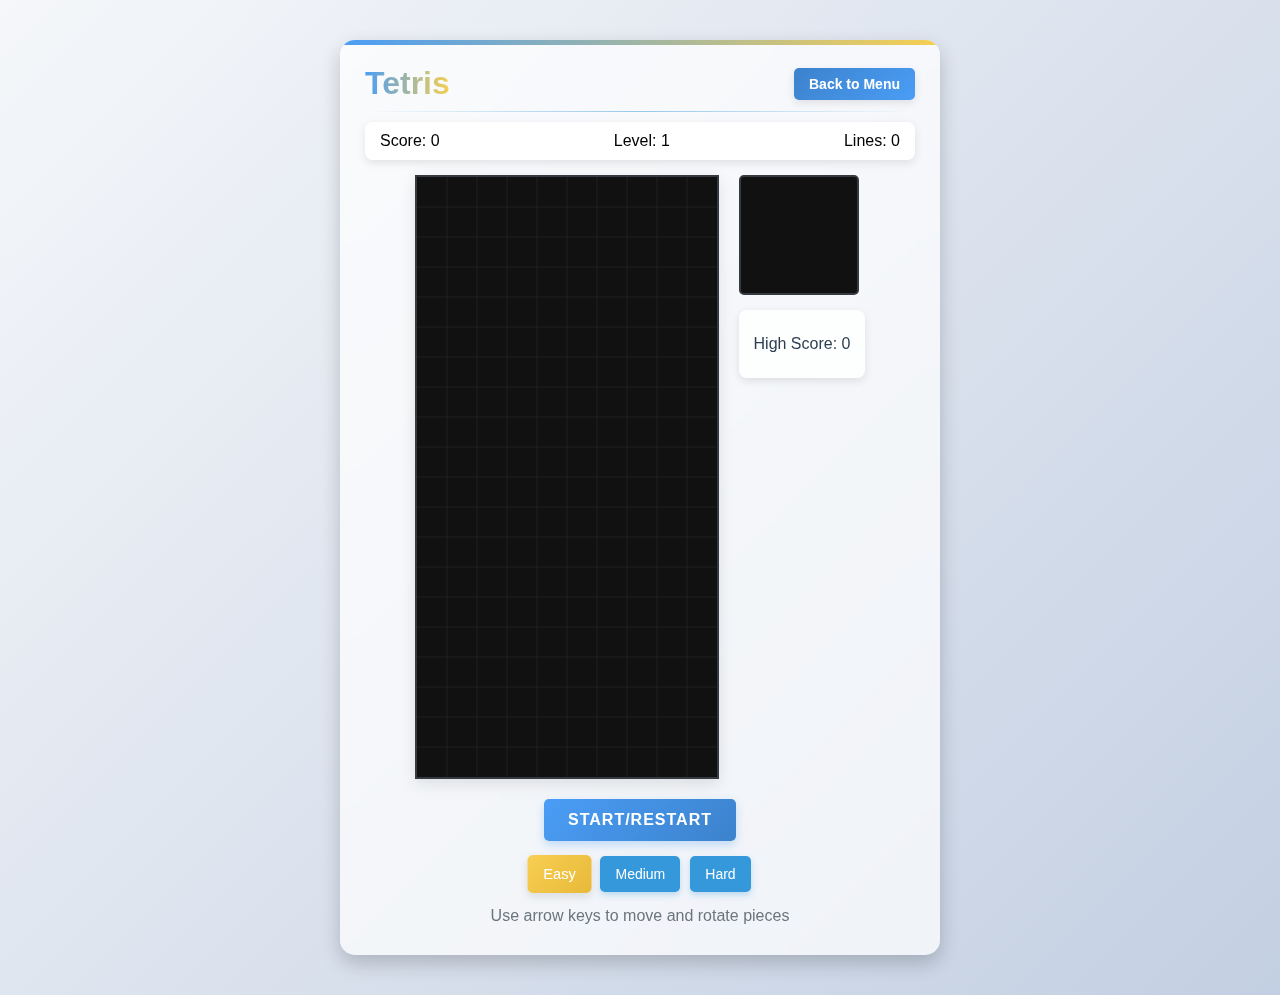
<file: tetris.html>
<!DOCTYPE html>
<html lang="en">
<head>
    <meta charset="UTF-8">
    <meta name="viewport" content="width=device-width, initial-scale=1.0">
    <title>Tetris Game</title>
    <link rel="stylesheet" href="styles.css">
    <style>
        :root {
            --primary-color: #4a9df6;
            --primary-dark: #3c82cc;
            --primary-light: #6eb4ff;
            --secondary-color: #f7cf52;
            --secondary-dark: #e8b939;
            --secondary-light: #ffdf70;
            --bg-light: #f8f9fa;
            --bg-medium: #e9ecef;
            --bg-dark: #343a40;
            --bg-tetris: #111;
            --text-dark: #2c3e50;
            --text-light: #f8f9fa;
            --text-muted: #6c757d;
            --shadow-sm: 0 3px 8px rgba(0, 0, 0, 0.1);
            --shadow-md: 0 5px 15px rgba(0, 0, 0, 0.1);
            --shadow-lg: 0 8px 20px rgba(0, 0, 0, 0.2);
            --border-radius-sm: 5px;
            --border-radius-md: 8px;
            --border-radius-lg: 15px;
            
            /* Tetromino colors */
            --color-I: #00f0f0;
            --color-O: #f0f000;
            --color-T: #a000f0;
            --color-S: #00f000;
            --color-Z: #f00000;
            --color-J: #0000f0;
            --color-L: #f0a000;
        }
        
        .game-container {
            background: rgba(255, 255, 255, 0.7);
            backdrop-filter: blur(10px);
            -webkit-backdrop-filter: blur(10px);
            border-radius: var(--border-radius-lg);
            box-shadow: var(--shadow-lg);
            padding: 25px;
            margin: 20px auto;
            max-width: 600px;
            width: 95%;
            position: relative;
            overflow: hidden;
        }
        
        .game-container::before {
            content: '';
            position: absolute;
            top: 0;
            left: 0;
            right: 0;
            height: 5px;
            background: linear-gradient(90deg, var(--primary-color), var(--secondary-color));
            z-index: 1;
        }
        
        .game-header {
            display: flex;
            justify-content: space-between;
            align-items: center;
            margin-bottom: 20px;
            flex-wrap: wrap;
            gap: 10px;
        }
        
        .game-title {
            background: linear-gradient(90deg, var(--primary-color), var(--secondary-color));
            -webkit-background-clip: text;
            color: transparent;
            background-clip: text;
            font-size: clamp(24px, 6vw, 32px);
            margin: 0;
        }
        
        .back-button {
            padding: 8px 15px;
            background: linear-gradient(135deg, var(--primary-dark), var(--primary-color));
            color: white;
            border: none;
            border-radius: var(--border-radius-sm);
            cursor: pointer;
            font-size: clamp(12px, 3vw, 14px);
            font-weight: bold;
            box-shadow: var(--shadow-sm);
            transition: all 0.3s ease;
        }
        
        .back-button:hover {
            transform: translateY(-3px);
            box-shadow: var(--shadow-md);
        }
        
        .game-info {
            display: flex;
            justify-content: space-between;
            margin-bottom: 15px;
            background: rgba(255, 255, 255, 0.8);
            padding: 10px 15px;
            border-radius: var(--border-radius-md);
            box-shadow: var(--shadow-sm);
            animation: fadeIn 0.5s ease-out;
            backdrop-filter: blur(5px);
            -webkit-backdrop-filter: blur(5px);
        }
        
        .game-area {
            display: flex;
            justify-content: center;
            align-items: flex-start;
            gap: 20px;
            margin-bottom: 20px;
            flex-wrap: wrap;
        }
        
        #tetris-canvas {
            background-color: var(--bg-tetris);
            border: 2px solid #343a40;
            box-shadow: var(--shadow-md);
            max-width: 100%;
            height: auto;
        }
        
        .game-sidebar {
            display: flex;
            flex-direction: column;
            gap: 15px;
        }
        
        .next-piece {
            background-color: var(--bg-tetris);
            border: 2px solid #343a40;
            width: 120px;
            height: 120px;
            display: flex;
            justify-content: center;
            align-items: center;
            border-radius: var(--border-radius-sm);
        }
        
        .game-stats {
            background: rgba(255, 255, 255, 0.8);
            padding: 15px;
            border-radius: var(--border-radius-md);
            box-shadow: var(--shadow-sm);
        }
        
        .stats-item {
            margin: 10px 0;
            font-size: 16px;
            color: var(--text-dark);
        }
        
        .controls {
            margin-top: 20px;
            text-align: center;
            animation: fadeInUp 0.6s ease-out;
        }
        
        .controls p {
            margin: 5px 0;
            color: var(--text-muted);
            transition: color 0.3s ease;
            font-size: clamp(14px, 4vw, 16px);
        }
        
        #start-btn {
            background: linear-gradient(135deg, var(--primary-color), var(--primary-dark));
            color: white;
            border: none;
            border-radius: var(--border-radius-sm);
            padding: 12px 24px;
            cursor: pointer;
            font-size: clamp(14px, 4vw, 16px);
            font-weight: bold;
            text-transform: uppercase;
            letter-spacing: 1px;
            box-shadow: 0 4px 10px rgba(74, 157, 246, 0.3);
            transition: all 0.3s ease;
            animation: pulse 2s infinite;
        }
        
        #start-btn:hover {
            transform: translateY(-3px);
            box-shadow: 0 6px 15px rgba(74, 157, 246, 0.4);
        }
        
        #start-btn:active {
            transform: translateY(-1px);
        }
        
        .difficulty-selector {
            display: flex;
            justify-content: center;
            gap: 10px;
            margin: 15px 0;
        }
        
        .difficulty-btn {
            background: var(--bg-medium);
            color: var(--text-dark);
            border: none;
            border-radius: var(--border-radius-sm);
            padding: 8px 16px;
            cursor: pointer;
            font-size: clamp(12px, 3vw, 14px);
            transition: all 0.3s ease;
        }
        
        .difficulty-btn.active {
            background: linear-gradient(135deg, var(--secondary-color), var(--secondary-dark));
            color: white;
            transform: scale(1.05);
            box-shadow: var(--shadow-sm);
        }
        
        .difficulty-btn:hover:not(.active) {
            background: var(--bg-light);
        }
        
        .mobile-controls {
            display: none;
            justify-content: center;
            flex-wrap: wrap;
            gap: 10px;
            margin-top: 15px;
        }
        
        .control-btn {
            background: rgba(255, 255, 255, 0.3);
            border: 2px dashed rgba(74, 157, 246, 0.5);
            border-radius: var(--border-radius-md);
            padding: 15px;
            min-width: 50px;
            text-align: center;
            cursor: pointer;
            user-select: none;
            -webkit-user-select: none;
            transition: all 0.2s ease;
        }
        
        .control-btn:active {
            background: rgba(74, 157, 246, 0.2);
            transform: scale(0.95);
        }
        
        .control-row {
            display: flex;
            gap: 10px;
        }
        
        @keyframes fadeIn {
            from { opacity: 0; }
            to { opacity: 1; }
        }
        
        @keyframes fadeInUp {
            from { opacity: 0; transform: translateY(20px); }
            to { opacity: 1; transform: translateY(0); }
        }
        
        @keyframes pulse {
            0% { transform: scale(1); box-shadow: 0 4px 10px rgba(74, 157, 246, 0.3); }
            50% { transform: scale(1.05); box-shadow: 0 8px 15px rgba(74, 157, 246, 0.4); }
            100% { transform: scale(1); box-shadow: 0 4px 10px rgba(74, 157, 246, 0.3); }
        }
        
        /* Media Queries for Responsive Design */
        @media (max-width: 768px) {
            .game-container {
                padding: 15px;
                width: 90%;
            }
            
            .game-area {
                flex-direction: column;
                align-items: center;
            }
            
            .game-sidebar {
                flex-direction: row;
                flex-wrap: wrap;
                justify-content: center;
            }
            
            .mobile-controls {
                display: flex;
            }
        }
        
        @media (max-width: 480px) {
            .game-header {
                flex-direction: column;
                text-align: center;
                gap: 15px;
            }
            
            .game-info {
                flex-direction: column;
                align-items: center;
                gap: 10px;
            }
            
            .controls p {
                font-size: 14px;
            }
        }
    </style>
</head>
<body>
    <div class="container">
        <div class="game-container">
            <div class="game-header">
                <h2 class="game-title">Tetris</h2>
                <button class="back-button" onclick="location.href='index.html'">Back to Menu</button>
            </div>
            <div class="game-info">
                <div>Score: <span id="score">0</span></div>
                <div>Level: <span id="level">1</span></div>
                <div>Lines: <span id="lines">0</span></div>
            </div>
            <div class="game-area">
                <canvas id="tetris-canvas"></canvas>
                <div class="game-sidebar">
                    <div class="next-piece">
                        <canvas id="next-piece-canvas"></canvas>
                    </div>
                    <div class="game-stats">
                        <div class="stats-item">High Score: <span id="high-score">0</span></div>
                    </div>
                </div>
            </div>
            <div class="mobile-controls">
                <div class="control-row">
                    <div class="control-btn" id="rotate-btn">↻</div>
                    <div class="control-btn" id="left-btn">←</div>
                    <div class="control-btn" id="right-btn">→</div>
                    <div class="control-btn" id="down-btn">↓</div>
                    <div class="control-btn" id="drop-btn">⤓</div>
                </div>
            </div>
            <div class="controls">
                <button id="start-btn">Start/Restart</button>
                <div class="difficulty-selector">
                    <button id="easy-btn" class="difficulty-btn active">Easy</button>
                    <button id="medium-btn" class="difficulty-btn">Medium</button>
                    <button id="hard-btn" class="difficulty-btn">Hard</button>
                </div>
                <p>Use arrow keys to move and rotate pieces</p>
            </div>
        </div>
    </div>

    <script>
        document.addEventListener('DOMContentLoaded', () => {
            // Get game elements
            const canvas = document.getElementById('tetris-canvas');
            const ctx = canvas.getContext('2d');
            const nextPieceCanvas = document.getElementById('next-piece-canvas');
            const nextPieceCtx = nextPieceCanvas.getContext('2d');
            const startBtn = document.getElementById('start-btn');
            const scoreElement = document.getElementById('score');
            const levelElement = document.getElementById('level');
            const linesElement = document.getElementById('lines');
            const highScoreElement = document.getElementById('high-score');
            const rotateBtn = document.getElementById('rotate-btn');
            const leftBtn = document.getElementById('left-btn');
            const rightBtn = document.getElementById('right-btn');
            const downBtn = document.getElementById('down-btn');
            const dropBtn = document.getElementById('drop-btn');
            const easyBtn = document.getElementById('easy-btn');
            const mediumBtn = document.getElementById('medium-btn');
            const hardBtn = document.getElementById('hard-btn');
            
            // Set canvas dimensions
            const COLS = 10;
            const ROWS = 20;
            let BLOCK_SIZE = 30;
            let NEXT_BLOCK_SIZE = 25;
            let gameWidth = COLS * BLOCK_SIZE;
            let gameHeight = ROWS * BLOCK_SIZE;
            
            // Game variables
            let board = [];
            let currentPiece = null;
            let nextPiece = null;
            let gameActive = false;
            let gameInterval = null;
            let dropInterval = 1000; // Default drop interval in ms
            let score = 0;
            let level = 1;
            let lines = 0;
            let highScore = localStorage.getItem('tetrisHighScore') || 0;
            highScoreElement.textContent = highScore;
            
            // Difficulty settings
            const difficulties = {
                easy: {
                    baseSpeed: 1000,
                    speedReduction: 50
                },
                medium: {
                    baseSpeed: 750,
                    speedReduction: 60
                },
                hard: {
                    baseSpeed: 500,
                    speedReduction: 70
                }
            };
            
            let currentDifficulty = 'easy';
            
            // Define tetrominoes
            const TETROMINOES = {
                I: {
                    shape: [
                        [0, 0, 0, 0],
                        [1, 1, 1, 1],
                        [0, 0, 0, 0],
                        [0, 0, 0, 0]
                    ],
                    color: getComputedStyle(document.documentElement).getPropertyValue('--color-I')
                },
                O: {
                    shape: [
                        [1, 1],
                        [1, 1]
                    ],
                    color: getComputedStyle(document.documentElement).getPropertyValue('--color-O')
                },
                T: {
                    shape: [
                        [0, 1, 0],
                        [1, 1, 1],
                        [0, 0, 0]
                    ],
                    color: getComputedStyle(document.documentElement).getPropertyValue('--color-T')
                },
                S: {
                    shape: [
                        [0, 1, 1],
                        [1, 1, 0],
                        [0, 0, 0]
                    ],
                    color: getComputedStyle(document.documentElement).getPropertyValue('--color-S')
                },
                Z: {
                    shape: [
                        [1, 1, 0],
                        [0, 1, 1],
                        [0, 0, 0]
                    ],
                    color: getComputedStyle(document.documentElement).getPropertyValue('--color-Z')
                },
                J: {
                    shape: [
                        [1, 0, 0],
                        [1, 1, 1],
                        [0, 0, 0]
                    ],
                    color: getComputedStyle(document.documentElement).getPropertyValue('--color-J')
                },
                L: {
                    shape: [
                        [0, 0, 1],
                        [1, 1, 1],
                        [0, 0, 0]
                    ],
                    color: getComputedStyle(document.documentElement).getPropertyValue('--color-L')
                }
            };
            
            // Resize canvas to fit screen size
            function resizeCanvas() {
                const gameContainer = document.querySelector('.game-container');
                const containerWidth = gameContainer.clientWidth - 30; // Accounting for padding
                
                // Calculate maximum size based on container width
                const maxWidth = Math.min(containerWidth * 0.7, 300);
                BLOCK_SIZE = Math.floor(maxWidth / COLS);
                NEXT_BLOCK_SIZE = Math.max(15, Math.floor(BLOCK_SIZE * 0.8));
                
                // Update canvas dimensions
                gameWidth = COLS * BLOCK_SIZE;
                gameHeight = ROWS * BLOCK_SIZE;
                canvas.width = gameWidth;
                canvas.height = gameHeight;
                
                // Update next piece canvas size
                nextPieceCanvas.width = 4 * NEXT_BLOCK_SIZE;
                nextPieceCanvas.height = 4 * NEXT_BLOCK_SIZE;
                
                // Redraw if game is active
                if (gameActive) {
                    draw();
                    drawNextPiece();
                } else {
                    drawGameBoard();
                }
            }
            
            // Initialize game board
            function initBoard() {
                board = Array.from({ length: ROWS }, () => Array(COLS).fill(0));
            }
            
            // Get random tetromino
            function getRandomTetromino() {
                const keys = Object.keys(TETROMINOES);
                const key = keys[Math.floor(Math.random() * keys.length)];
                const tetromino = TETROMINOES[key];
                
                // Create a deep copy
                return {
                    shape: tetromino.shape.map(row => [...row]),
                    color: tetromino.color,
                    row: 0,
                    col: Math.floor(COLS / 2) - Math.floor(tetromino.shape[0].length / 2)
                };
            }
            
            // Draw a single block
            function drawBlock(x, y, color, ctx, blockSize) {
                ctx.fillStyle = color;
                ctx.fillRect(x * blockSize, y * blockSize, blockSize, blockSize);
                
                // Add 3D effect
                ctx.strokeStyle = '#fff'; // Light edge
                ctx.lineWidth = 1;
                ctx.beginPath();
                ctx.moveTo(x * blockSize, y * blockSize);
                ctx.lineTo((x + 1) * blockSize, y * blockSize);
                ctx.lineTo((x + 1) * blockSize, (y + 1) * blockSize);
                ctx.moveTo(x * blockSize, y * blockSize);
                ctx.lineTo(x * blockSize, (y + 1) * blockSize);
                ctx.lineTo((x + 1) * blockSize, (y + 1) * blockSize);
                ctx.stroke();
                
                // Add inner border
                ctx.strokeStyle = 'rgba(0, 0, 0, 0.3)';
                ctx.lineWidth = 2;
                ctx.strokeRect(x * blockSize + 2, y * blockSize + 2, blockSize - 4, blockSize - 4);
            }
            
            // Draw the current piece
            function drawPiece(piece, ctx, blockSize = BLOCK_SIZE) {
                piece.shape.forEach((row, y) => {
                    row.forEach((value, x) => {
                        if (value) {
                            drawBlock(piece.col + x, piece.row + y, piece.color, ctx, blockSize);
                        }
                    });
                });
            }
            
            // Draw the game board
            function drawGameBoard() {
                // Clear canvas
                ctx.fillStyle = '#111';
                ctx.fillRect(0, 0, gameWidth, gameHeight);
                
                // Draw grid
                ctx.strokeStyle = '#333';
                ctx.lineWidth = 0.5;
                
                // Draw vertical lines
                for (let i = 1; i < COLS; i++) {
                    ctx.beginPath();
                    ctx.moveTo(i * BLOCK_SIZE, 0);
                    ctx.lineTo(i * BLOCK_SIZE, gameHeight);
                    ctx.stroke();
                }
                
                // Draw horizontal lines
                for (let i = 1; i < ROWS; i++) {
                    ctx.beginPath();
                    ctx.moveTo(0, i * BLOCK_SIZE);
                    ctx.lineTo(gameWidth, i * BLOCK_SIZE);
                    ctx.stroke();
                }
                
                // Draw placed blocks
                board.forEach((row, y) => {
                    row.forEach((value, x) => {
                        if (value) {
                            drawBlock(x, y, value, ctx, BLOCK_SIZE);
                        }
                    });
                });
            }
            
            // Draw next piece preview
            function drawNextPiece() {
                if (!nextPiece) return;
                
                // Clear canvas
                nextPieceCtx.fillStyle = '#111';
                nextPieceCtx.fillRect(0, 0, nextPieceCanvas.width, nextPieceCanvas.height);
                
                // Center the piece
                const centerOffset = {
                    row: Math.floor((4 - nextPiece.shape.length) / 2),
                    col: Math.floor((4 - nextPiece.shape[0].length) / 2)
                };
                
                // Draw the piece
                nextPiece.shape.forEach((row, y) => {
                    row.forEach((value, x) => {
                        if (value) {
                            drawBlock(
                                centerOffset.col + x, 
                                centerOffset.row + y, 
                                nextPiece.color, 
                                nextPieceCtx, 
                                NEXT_BLOCK_SIZE
                            );
                        }
                    });
                });
            }
            
            // Check if piece can move to the new position
            function isValidMove(piece, rowOffset = 0, colOffset = 0) {
                return piece.shape.every((row, y) => {
                    return row.every((value, x) => {
                        const newRow = piece.row + y + rowOffset;
                        const newCol = piece.col + x + colOffset;
                        
                        // Check if within boundaries
                        const isInsideBoard = newRow >= 0 && newRow < ROWS && newCol >= 0 && newCol < COLS;
                        
                        // If outside or empty cell, it's valid
                        if (!value || !isInsideBoard) return true;
                        
                        // Check if there's no block already placed
                        return !board[newRow][newCol];
                    });
                });
            }
            
            // Rotate piece (90 degrees clockwise)
            function rotatePiece(piece) {
                // Create a new rotated shape
                const newShape = [];
                const size = piece.shape.length;
                
                for (let y = 0; y < size; y++) {
                    newShape.push([]);
                    for (let x = 0; x < size; x++) {
                        newShape[y][x] = piece.shape[size - 1 - x][y];
                    }
                }
                
                // Create a new piece with rotated shape
                const newPiece = {
                    ...piece,
                    shape: newShape
                };
                
                // Check if rotation is valid
                if (isValidMove(newPiece)) {
                    piece.shape = newShape;
                }
                
                // Wall kick - try to adjust if rotation puts piece out of bounds
                if (!isValidMove(newPiece)) {
                    if (isValidMove(newPiece, 0, -1)) {
                        piece.col--;
                        piece.shape = newShape;
                    } else if (isValidMove(newPiece, 0, 1)) {
                        piece.col++;
                        piece.shape = newShape;
                    } else if (isValidMove(newPiece, -1, 0)) {
                        piece.row--;
                        piece.shape = newShape;
                    }
                }
            }
            
            // Move piece down
            function movePieceDown() {
                if (isValidMove(currentPiece, 1, 0)) {
                    currentPiece.row++;
                    return true;
                }
                return false;
            }
            
            // Move piece left
            function movePieceLeft() {
                if (isValidMove(currentPiece, 0, -1)) {
                    currentPiece.col--;
                }
            }
            
            // Move piece right
            function movePieceRight() {
                if (isValidMove(currentPiece, 0, 1)) {
                    currentPiece.col++;
                }
            }
            
            // Hard drop - move piece all the way down
            function hardDrop() {
                while (movePieceDown()) {
                    // Continue moving down
                }
                lockPiece();
            }
            
            // Lock piece in place
            function lockPiece() {
                currentPiece.shape.forEach((row, y) => {
                    row.forEach((value, x) => {
                        if (value) {
                            board[currentPiece.row + y][currentPiece.col + x] = currentPiece.color;
                        }
                    });
                });
                
                // Check for completed lines
                checkLines();
                
                // Get new piece
                currentPiece = nextPiece;
                nextPiece = getRandomTetromino();
                drawNextPiece();
                
                // Check for game over
                if (!isValidMove(currentPiece)) {
                    gameOver();
                }
            }
            
            // Check for completed lines
            function checkLines() {
                let linesCleared = 0;
                
                // Check each row from bottom to top
                for (let y = ROWS - 1; y >= 0; y--) {
                    if (board[y].every(cell => cell !== 0)) {
                        // Row is complete, remove it
                        board.splice(y, 1);
                        board.unshift(Array(COLS).fill(0));
                        linesCleared++;
                        y++; // Check the same position again
                    }
                }
                
                if (linesCleared > 0) {
                    // Update score
                    updateScore(linesCleared);
                    
                    // Add line clear animation
                    // For simplicity, just flash the canvas
                    canvas.style.opacity = 0.7;
                    setTimeout(() => {
                        canvas.style.opacity = 1;
                    }, 100);
                }
            }
            
            // Update score
            function updateScore(linesCleared) {
                // Scoring system: 100 * level for a single line, bonus for multiple lines
                const pointsPerLine = 100 * level;
                let lineBonus = 1;
                
                switch (linesCleared) {
                    case 1: lineBonus = 1; break;
                    case 2: lineBonus = 2.5; break;
                    case 3: lineBonus = 5; break;
                    case 4: lineBonus = 10; break; // Tetris!
                }
                
                score += Math.floor(pointsPerLine * linesCleared * lineBonus);
                lines += linesCleared;
                
                // Update level every 10 lines
                const newLevel = Math.floor(lines / 10) + 1;
                if (newLevel > level) {
                    level = newLevel;
                    updateSpeed();
                }
                
                // Update UI
                scoreElement.textContent = score;
                linesElement.textContent = lines;
                levelElement.textContent = level;
                
                // Update high score if needed
                if (score > highScore) {
                    highScore = score;
                    highScoreElement.textContent = highScore;
                    localStorage.setItem('tetrisHighScore', highScore);
                }
            }
            
            // Update game speed based on level
            function updateSpeed() {
                const settings = difficulties[currentDifficulty];
                dropInterval = Math.max(100, settings.baseSpeed - (level - 1) * settings.speedReduction);
                
                // Update game interval
                if (gameInterval) {
                    clearInterval(gameInterval);
                    gameInterval = setInterval(update, dropInterval);
                }
            }
            
            // Game loop update
            function update() {
                if (!gameActive) return;
                
                if (!movePieceDown()) {
                    lockPiece();
                }
                
                draw();
            }
            
            // Main draw function
            function draw() {
                drawGameBoard();
                if (currentPiece) {
                    drawPiece(currentPiece, ctx);
                }
            }
            
            // Game over
            function gameOver() {
                gameActive = false;
                clearInterval(gameInterval);
                
                // Draw game over overlay
                ctx.fillStyle = 'rgba(0, 0, 0, 0.7)';
                ctx.fillRect(0, 0, gameWidth, gameHeight);
                
                ctx.fillStyle = '#fff';
                ctx.font = `bold ${Math.max(20, Math.floor(gameWidth / 15))}px Arial`;
                ctx.textAlign = 'center';
                ctx.fillText('Game Over!', gameWidth / 2, gameHeight / 2 - 30);
                
                ctx.font = `${Math.max(16, Math.floor(gameWidth / 20))}px Arial`;
                ctx.fillText(`Score: ${score}`, gameWidth / 2, gameHeight / 2 + 10);
                ctx.fillText('Press Start to play again', gameWidth / 2, gameHeight / 2 + 50);
            }
            
            // Initialize game
            function initGame() {
                initBoard();
                currentPiece = getRandomTetromino();
                nextPiece = getRandomTetromino();
                
                // Reset game variables
                score = 0;
                level = 1;
                lines = 0;
                
                // Update UI
                scoreElement.textContent = score;
                levelElement.textContent = level;
                linesElement.textContent = lines;
                
                // Apply difficulty settings
                const settings = difficulties[currentDifficulty];
                dropInterval = settings.baseSpeed;
                
                // Draw initial state
                drawGameBoard();
                drawNextPiece();
            }
            
            // Start game
            function startGame() {
                if (gameInterval) {
                    clearInterval(gameInterval);
                }
                
                initGame();
                gameActive = true;
                gameInterval = setInterval(update, dropInterval);
                
                // Initial draw
                draw();
            }
            
            // Set difficulty
            function setDifficulty(difficulty) {
                currentDifficulty = difficulty;
                
                // Update UI
                easyBtn.classList.remove('active');
                mediumBtn.classList.remove('active');
                hardBtn.classList.remove('active');
                
                switch (difficulty) {
                    case 'easy':
                        easyBtn.classList.add('active');
                        break;
                    case 'medium':
                        mediumBtn.classList.add('active');
                        break;
                    case 'hard':
                        hardBtn.classList.add('active');
                        break;
                }
                
                // Update game speed if already running
                if (gameActive) {
                    updateSpeed();
                }
            }
            
            // Event listeners
            document.addEventListener('keydown', (e) => {
                if (!gameActive) return;
                
                switch (e.code) {
                    case 'ArrowLeft':
                        movePieceLeft();
                        draw();
                        break;
                    case 'ArrowRight':
                        movePieceRight();
                        draw();
                        break;
                    case 'ArrowDown':
                        if (!movePieceDown()) {
                            lockPiece();
                        }
                        draw();
                        break;
                    case 'ArrowUp':
                        rotatePiece(currentPiece);
                        draw();
                        break;
                    case 'Space':
                        hardDrop();
                        draw();
                        break;
                }
            });
            
            // Mobile touch controls
            rotateBtn.addEventListener('touchstart', (e) => {
                e.preventDefault();
                if (gameActive) {
                    rotatePiece(currentPiece);
                    draw();
                }
            }, { passive: false });
            
            leftBtn.addEventListener('touchstart', (e) => {
                e.preventDefault();
                if (gameActive) {
                    movePieceLeft();
                    draw();
                }
            }, { passive: false });
            
            rightBtn.addEventListener('touchstart', (e) => {
                e.preventDefault();
                if (gameActive) {
                    movePieceRight();
                    draw();
                }
            }, { passive: false });
            
            downBtn.addEventListener('touchstart', (e) => {
                e.preventDefault();
                if (gameActive) {
                    if (!movePieceDown()) {
                        lockPiece();
                    }
                    draw();
                }
            }, { passive: false });
            
            dropBtn.addEventListener('touchstart', (e) => {
                e.preventDefault();
                if (gameActive) {
                    hardDrop();
                    draw();
                }
            }, { passive: false });
            
            // Start button
            startBtn.addEventListener('click', startGame);
            
            // Difficulty buttons
            easyBtn.addEventListener('click', () => setDifficulty('easy'));
            mediumBtn.addEventListener('click', () => setDifficulty('medium'));
            hardBtn.addEventListener('click', () => setDifficulty('hard'));
            
            // Handle window resize
            window.addEventListener('resize', resizeCanvas);
            
            // Initialize on load
            resizeCanvas();
            initGame();
            drawGameBoard();
            drawNextPiece();
        });
    </script>
</body>
</html>
</file>
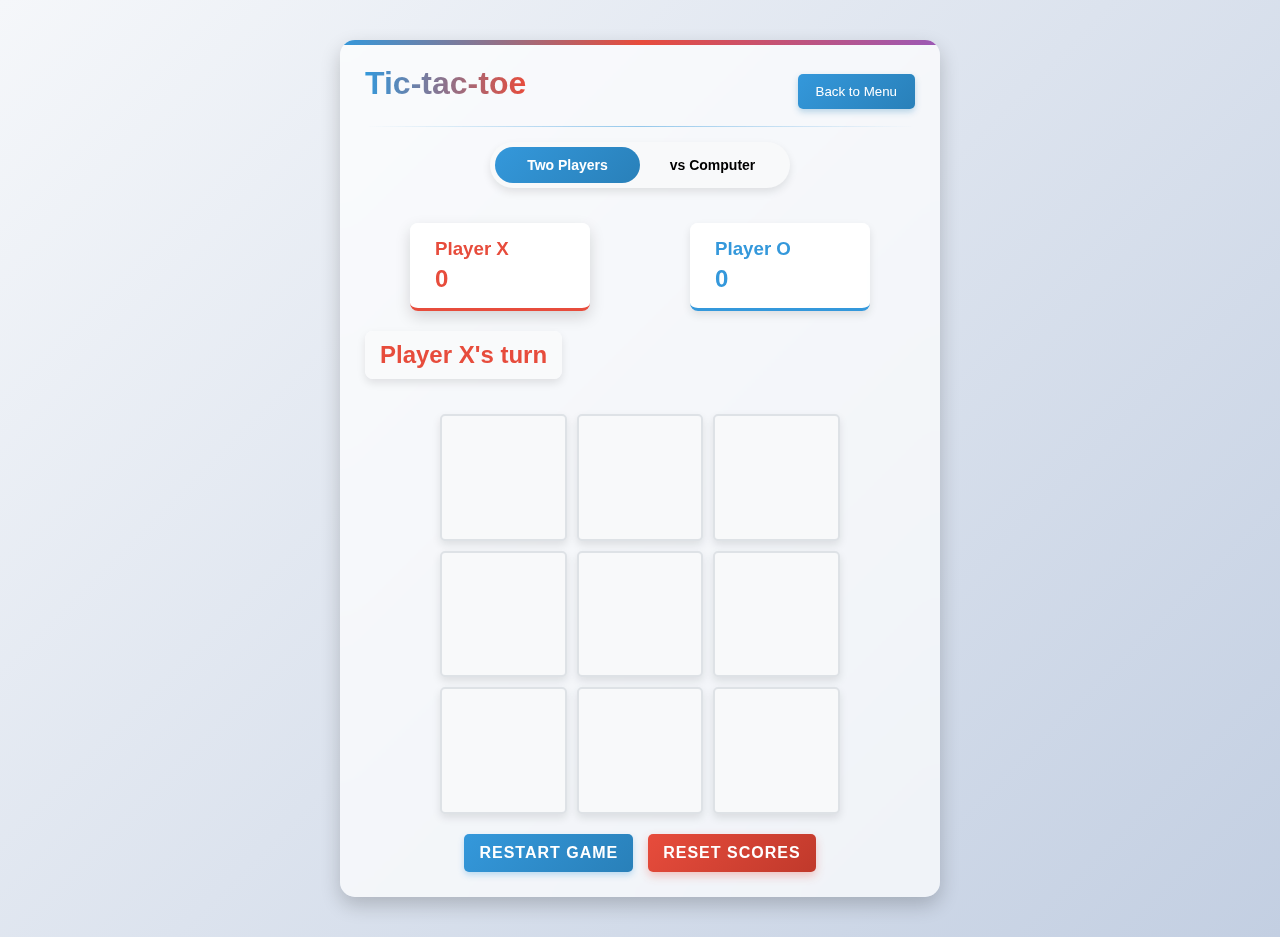
<file: tic-tac-toe.html>
<!DOCTYPE html>
<html lang="en">
<head>
    <meta charset="UTF-8">
    <meta name="viewport" content="width=device-width, initial-scale=1.0">
    <title>Tic-tac-toe</title>
    <link rel="stylesheet" href="styles.css">
    <style>
        /* Base styles */
        :root {
            --primary-color: #3498db;
            --primary-dark: #2980b9;
            --secondary-color: #e74c3c;
            --secondary-dark: #c0392b;
            --accent-color: #9b59b6;
            --accent-dark: #8e44ad;
            --light-bg: #f8f9fa;
            --medium-bg: #e9ecef;
            --dark-bg: #343a40;
            --text-dark: #2c3e50;
            --text-light: #ecf0f1;
            --shadow-sm: 0 4px 8px rgba(0, 0, 0, 0.1);
            --shadow-md: 0 6px 15px rgba(0, 0, 0, 0.15);
            --shadow-lg: 0 8px 20px rgba(0, 0, 0, 0.2);
            --border-radius-sm: 5px;
            --border-radius-md: 8px;
            --border-radius-lg: 15px;
            --transition-fast: 0.2s ease;
            --transition-medium: 0.3s ease;
            --transition-slow: 0.5s ease;
        }
        
        .game-board {
            display: grid;
            grid-template-columns: repeat(3, 1fr);
            gap: 10px;
            width: 100%;
            max-width: 400px;
            aspect-ratio: 1/1;
            margin: 20px auto;
            animation: fadeIn 0.8s ease-out;
            transform-style: preserve-3d;
            perspective: 500px;
        }
        
        .cell {
            background-color: var(--light-bg);
            border: 2px solid #dee2e6;
            border-radius: var(--border-radius-sm);
            font-size: clamp(24px, 10vw, 48px);
            display: flex;
            justify-content: center;
            align-items: center;
            cursor: pointer;
            transition: all var(--transition-medium);
            box-shadow: var(--shadow-sm);
            position: relative;
            overflow: hidden;
            text-shadow: 1px 1px 2px rgba(0, 0, 0, 0.1);
        }
        
        .cell:hover {
            background-color: var(--medium-bg);
            transform: translateY(-5px);
            box-shadow: var(--shadow-md);
        }
        
        .cell:before {
            content: '';
            position: absolute;
            top: -50%;
            left: -50%;
            width: 200%;
            height: 200%;
            background: radial-gradient(circle, rgba(255,255,255,0.7) 0%, rgba(255,255,255,0) 70%);
            opacity: 0;
            transition: opacity var(--transition-medium);
        }
        
        .cell:hover:before {
            opacity: 1;
        }
        
        .cell.x {
            color: var(--secondary-color);
            font-weight: bold;
        }
        
        .cell.o {
            color: var(--primary-color);
            font-weight: bold;
        }
        
        .cell.x, .cell.o {
            cursor: not-allowed;
            animation: cellFill 0.5s cubic-bezier(0.175, 0.885, 0.32, 1.275);
        }
        
        .game-info {
            text-align: center;
            margin: 20px 0;
            animation: fadeInUp 0.8s ease-out;
        }
        
        .status-message {
            font-size: clamp(18px, 5vw, 24px);
            font-weight: bold;
            margin-bottom: 15px;
            min-height: 36px;
            background-color: rgba(248, 249, 250, 0.8);
            padding: 10px 15px;
            border-radius: var(--border-radius-md);
            display: inline-block;
            box-shadow: var(--shadow-sm);
            transition: all var(--transition-medium);
            animation: fadeIn 0.5s ease-out;
            backdrop-filter: blur(5px);
        }
        
        .player-info {
            display: flex;
            justify-content: space-around;
            margin-bottom: 20px;
            animation: fadeInDown 0.8s ease-out;
            flex-wrap: wrap;
            gap: 10px;
        }
        
        .player {
            padding: 15px 25px;
            border-radius: var(--border-radius-md);
            transition: all var(--transition-medium);
            background-color: rgba(255, 255, 255, 0.8);
            box-shadow: var(--shadow-sm);
            min-width: 120px;
            flex: 1;
            min-width: 140px;
            max-width: 180px;
            backdrop-filter: blur(5px);
        }
        
        .player.active {
            animation: activePlayer 2s infinite;
            box-shadow: var(--shadow-md);
        }
        
        .player-x {
            color: var(--secondary-color);
            border-bottom: 3px solid var(--secondary-color);
        }
        
        .player-o {
            color: var(--primary-color);
            border-bottom: 3px solid var(--primary-color);
        }
        
        #x-score, #o-score {
            font-size: clamp(20px, 6vw, 24px);
            font-weight: bold;
            margin-top: 5px;
            transition: all var(--transition-medium);
        }
        
        .score-updated {
            animation: scoreUpdate 0.5s ease;
        }
        
        .controls {
            display: flex;
            justify-content: center;
            gap: 15px;
            margin-top: 20px;
            animation: fadeInUp 0.8s ease-out;
            flex-wrap: wrap;
        }
        
        .game-button {
            padding: 12px 22px;
            border: none;
            border-radius: var(--border-radius-sm);
            background: linear-gradient(135deg, var(--primary-color), var(--primary-dark));
            color: white;
            cursor: pointer;
            transition: all var(--transition-medium);
            box-shadow: 0 4px 10px rgba(52, 152, 219, 0.3);
            position: relative;
            overflow: hidden;
            font-size: clamp(14px, 4vw, 16px);
            font-weight: bold;
            text-transform: uppercase;
            letter-spacing: 1px;
        }
        
        .game-button:hover {
            transform: translateY(-3px);
            box-shadow: var(--shadow-md);
        }
        
        .game-button:active {
            transform: translateY(-1px);
            box-shadow: var(--shadow-sm);
        }
        
        .game-button:before {
            content: '';
            position: absolute;
            top: 0;
            left: -100%;
            width: 100%;
            height: 100%;
            background: linear-gradient(90deg, 
                                  transparent,
                                  rgba(255, 255, 255, 0.2),
                                  transparent);
            transition: 0.5s;
        }
        
        .game-button:hover:before {
            left: 100%;
        }
        
        #reset-score-btn {
            background: linear-gradient(135deg, var(--secondary-color), var(--secondary-dark));
            box-shadow: 0 4px 10px rgba(231, 76, 60, 0.3);
        }
        
        #reset-score-btn:hover {
            box-shadow: 0 6px 15px rgba(231, 76, 60, 0.4);
        }
        
        /* Animation for winning cells */
        @keyframes winner-animation {
            0% { transform: scale(1); box-shadow: var(--shadow-sm); }
            50% { transform: scale(1.05); box-shadow: var(--shadow-md); }
            100% { transform: scale(1); box-shadow: var(--shadow-sm); }
        }
        
        .winning-cell {
            animation: winner-animation 1.5s ease infinite;
            background-color: #f1f9ff;
            border-color: var(--primary-color);
            z-index: 1;
        }
        
        @keyframes cellFill {
            0% { transform: scale(0.5); opacity: 0; }
            100% { transform: scale(1); opacity: 1; }
        }
        
        @keyframes activePlayer {
            0% { transform: translateY(0); }
            50% { transform: translateY(-5px); }
            100% { transform: translateY(0); }
        }
        
        @keyframes scoreUpdate {
            0% { transform: scale(1); }
            50% { transform: scale(1.5); color: #27ae60; }
            100% { transform: scale(1); }
        }
        
        @keyframes boardComplete {
            0% { transform: rotateY(0); }
            15% { transform: rotateY(-10deg); }
            30% { transform: rotateY(8deg); }
            45% { transform: rotateY(-6deg); }
            60% { transform: rotateY(4deg); }
            75% { transform: rotateY(-2deg); }
            100% { transform: rotateY(0); }
        }
        
        /* Game mode toggle styles */
        .game-mode-toggle {
            display: flex;
            justify-content: center;
            margin-bottom: 20px;
            animation: fadeIn 0.8s ease-out;
        }
        
        .mode-switch {
            background-color: var(--light-bg);
            border-radius: 25px;
            padding: 5px;
            display: flex;
            position: relative;
            box-shadow: var(--shadow-sm);
            overflow: hidden;
            max-width: 300px;
            width: 100%;
        }
        
        .mode-option {
            padding: 10px 20px;
            border-radius: 20px;
            cursor: pointer;
            font-weight: bold;
            position: relative;
            z-index: 1;
            transition: all var(--transition-medium);
            text-align: center;
            flex: 1;
            font-size: clamp(12px, 3.5vw, 14px);
        }
        
        .mode-option.active {
            color: white;
        }
        
        .mode-slider {
            position: absolute;
            top: 5px;
            left: 5px;
            height: calc(100% - 10px);
            width: calc(50% - 5px);
            border-radius: 20px;
            background: linear-gradient(135deg, var(--primary-color), var(--primary-dark));
            transition: all 0.3s cubic-bezier(0.175, 0.885, 0.32, 1.275);
        }
        
        .mode-slider.computer {
            left: calc(50% + 0px);
            background: linear-gradient(135deg, var(--secondary-color), var(--secondary-dark));
        }
        
        /* Difficulty level styles */
        .difficulty-select {
            display: flex;
            flex-direction: column;
            align-items: center;
            margin-bottom: 15px;
            max-height: 0;
            overflow: hidden;
            transition: max-height 0.5s ease, opacity 0.5s ease, margin 0.5s ease;
            opacity: 0;
            margin-top: 0;
        }
        
        .difficulty-select.visible {
            max-height: 150px;
            opacity: 1;
            margin-top: 15px;
        }
        
        .difficulty-label {
            font-weight: bold;
            margin-bottom: 10px;
            color: var(--text-dark);
            font-size: clamp(14px, 4vw, 16px);
        }
        
        .difficulty-options {
            display: flex;
            gap: 10px;
            flex-wrap: wrap;
            justify-content: center;
        }
        
        .difficulty-btn {
            padding: 8px 15px;
            border: none;
            border-radius: var(--border-radius-sm);
            background-color: #ecf0f1;
            color: var(--text-dark);
            cursor: pointer;
            transition: all var(--transition-medium);
            font-size: clamp(12px, 3vw, 14px);
            font-weight: bold;
        }
        
        .difficulty-btn:hover {
            background-color: #e0e6e9;
            transform: translateY(-2px);
        }
        
        .difficulty-btn.active {
            background: linear-gradient(135deg, var(--accent-color), var(--accent-dark));
            color: white;
            box-shadow: 0 4px 10px rgba(155, 89, 182, 0.3);
        }
        
        /* Computer thinking animation */
        @keyframes thinking {
            0% { opacity: 0.3; }
            50% { opacity: 1; }
            100% { opacity: 0.3; }
        }
        
        .thinking {
            animation: thinking 1.5s infinite;
        }
        
        /* Media Queries for Responsive Design */
        @media (max-width: 768px) {
            .game-container {
                padding: 15px;
            }
            
            .controls {
                gap: 10px;
            }
            
            .player {
                padding: 10px 15px;
                min-width: 100px;
            }
        }
        
        @media (max-width: 480px) {
            .game-board {
                gap: 6px;
            }
            
            .game-button {
                padding: 10px 15px;
                font-size: 14px;
            }
            
            .status-message {
                padding: 8px 12px;
            }
            
            .difficulty-btn {
                padding: 6px 12px;
            }
            
            .mode-option {
                padding: 8px 12px;
            }
        }
        
        /* Add some custom responsive utilities */
        @media (max-width: 340px) {
            .controls {
                flex-direction: column;
                align-items: center;
            }
            
            .game-button {
                width: 100%;
                margin-bottom: 5px;
            }
        }
        
        /* Extra animations and effects */
        @keyframes shake {
            0% { transform: translateX(0); }
            25% { transform: translateX(-5px); }
            50% { transform: translateX(5px); }
            75% { transform: translateX(-5px); }
            100% { transform: translateX(0); }
        }
        
        .clicked {
            transform: scale(0.95) !important;
        }
        
        /* Enhanced game container with glass effect */
        .game-container {
            background: rgba(255, 255, 255, 0.7);
            backdrop-filter: blur(10px);
            -webkit-backdrop-filter: blur(10px); /* Safari support */
            border-radius: var(--border-radius-lg);
            box-shadow: var(--shadow-lg);
            padding: 25px;
            margin: 20px auto;
            max-width: 600px;
            width: 95%;
            overflow: hidden;
            position: relative;
        }
        
        .game-container::before {
            content: '';
            position: absolute;
            top: 0;
            left: 0;
            right: 0;
            height: 5px;
            background: linear-gradient(90deg, var(--primary-color), var(--secondary-color), var(--accent-color));
            z-index: 1;
        }
        
        .game-title {
            background: linear-gradient(90deg, var(--primary-color), var(--secondary-color));
            -webkit-background-clip: text;
            color: transparent; /* Standard fallback */
            background-clip: text;
            font-size: clamp(24px, 6vw, 32px);
            margin-bottom: 15px;
            text-align: center;
        }
    </style>
</head>
<body>
    <div class="container">
        <div class="game-container">
            <div class="game-header">
                <h2 class="game-title">Tic-tac-toe</h2>
                <button class="back-button" onclick="location.href='index.html'">Back to Menu</button>
            </div>
            
            <div class="game-mode-toggle">
                <div class="mode-switch">
                    <div class="mode-slider" id="mode-slider"></div>
                    <div class="mode-option active" id="two-player-mode">Two Players</div>
                    <div class="mode-option" id="computer-mode">vs Computer</div>
                </div>
            </div>
            
            <div class="difficulty-select" id="difficulty-select">
                <div class="difficulty-label">Computer Difficulty:</div>
                <div class="difficulty-options">
                    <button class="difficulty-btn active" data-level="easy">Easy</button>
                    <button class="difficulty-btn" data-level="medium">Medium</button>
                    <button class="difficulty-btn" data-level="hard">Hard</button>
                </div>
            </div>
            
            <div class="player-info">
                <div class="player player-x" id="player-x">
                    <h3>Player X</h3>
                    <div id="x-score">0</div>
                </div>
                <div class="player player-o" id="player-o">
                    <h3>Player O</h3>
                    <div id="o-score">0</div>
                </div>
            </div>
            
            <div class="status-message" id="status-message">Player X's turn</div>
            
            <div class="game-board" id="game-board">
                <div class="cell" data-index="0"></div>
                <div class="cell" data-index="1"></div>
                <div class="cell" data-index="2"></div>
                <div class="cell" data-index="3"></div>
                <div class="cell" data-index="4"></div>
                <div class="cell" data-index="5"></div>
                <div class="cell" data-index="6"></div>
                <div class="cell" data-index="7"></div>
                <div class="cell" data-index="8"></div>
            </div>
            
            <div class="controls">
                <button class="game-button" id="restart-btn">Restart Game</button>
                <button class="game-button" id="reset-score-btn">Reset Scores</button>
            </div>
        </div>
    </div>

    <script>
        document.addEventListener('DOMContentLoaded', () => {
            // Game elements
            const cells = document.querySelectorAll('.cell');
            const statusMessage = document.getElementById('status-message');
            const playerX = document.getElementById('player-x');
            const playerO = document.getElementById('player-o');
            const xScoreElement = document.getElementById('x-score');
            const oScoreElement = document.getElementById('o-score');
            const restartBtn = document.getElementById('restart-btn');
            const resetScoreBtn = document.getElementById('reset-score-btn');
            const gameBoard = document.getElementById('game-board');
            const modeSwitch = document.querySelector('.mode-switch');
            const modeSlider = document.querySelector('.mode-slider');
            const modeOptions = document.querySelectorAll('.mode-option');
            const difficultySelect = document.querySelector('.difficulty-select');
            const difficultyOptions = document.querySelectorAll('.difficulty-btn');
            
            // Game state
            let board = ['', '', '', '', '', '', '', '', ''];
            let currentPlayer = 'X';
            let gameActive = true;
            let gameMode = 'player-vs-player';
            let difficulty = 'easy';
            let isComputerThinking = false;
            
            // Scores
            let scores = {
                X: 0,
                O: 0,
                tie: 0
            };
            
            // Load scores from localStorage if available
            if (localStorage.getItem('tictactoeScores')) {
                scores = JSON.parse(localStorage.getItem('tictactoeScores'));
                updateScoreDisplay();
            }
            
            // Winning combinations
            const winningCombinations = [
                [0, 1, 2], // Top row
                [3, 4, 5], // Middle row
                [6, 7, 8], // Bottom row
                [0, 3, 6], // Left column
                [1, 4, 7], // Middle column
                [2, 5, 8], // Right column
                [0, 4, 8], // Diagonal left-to-right
                [2, 4, 6]  // Diagonal right-to-left
            ];
            
            // Initialize the game
            function initGame() {
                board = ['', '', '', '', '', '', '', '', ''];
                currentPlayer = 'X';
                gameActive = true;
                isComputerThinking = false;
                
                // Clear board with animation
                cells.forEach(cell => {
                    if (cell.textContent) {
                        cell.style.animation = 'cellFill 0.3s reverse';
                        setTimeout(() => {
                            cell.textContent = '';
                            cell.classList.remove('x', 'o', 'winning-cell');
                            cell.style.animation = '';
                        }, 300);
                    } else {
                        cell.textContent = '';
                        cell.classList.remove('x', 'o', 'winning-cell');
                    }
                });
                
                // Update status message with animation
                statusMessage.style.animation = 'fadeIn 0.5s ease';
                statusMessage.textContent = `Player ${currentPlayer}'s turn`;
                statusMessage.style.color = currentPlayer === 'X' ? '#e74c3c' : '#3498db';
                statusMessage.classList.remove('thinking');
                
                // Highlight active player
                updateActivePlayer();
                
                // Add a subtle shake animation to the game board
                gameBoard.style.animation = 'fadeIn 0.5s ease';
                setTimeout(() => {
                    gameBoard.style.animation = '';
                }, 500);
            }
            
            // Handle cell click
            function handleCellClick(clickedCellEvent) {
                const clickedCell = clickedCellEvent.target;
                const clickedCellIndex = parseInt(clickedCell.getAttribute('data-index'));
                
                // Check if cell is already filled, game is not active, or computer is thinking
                if (board[clickedCellIndex] !== '' || !gameActive || isComputerThinking) {
                    // Add a subtle shake if invalid move
                    if (gameActive && !isComputerThinking) {
                        clickedCell.style.animation = 'shake 0.3s ease-in-out';
                        setTimeout(() => {
                            clickedCell.style.animation = '';
                        }, 300);
                    }
                    return;
                }
                
                // Process player move
                makeMove(clickedCellIndex);
                
                // If game is still active and in computer mode and it's O's turn
                if (gameActive && gameMode === 'player-vs-computer' && currentPlayer === 'O') {
                    handleComputerMove();
                }
            }
            
            // Make a move for either player or computer
            function makeMove(cellIndex) {
                // Update board and UI
                board[cellIndex] = currentPlayer;
                const cell = cells[cellIndex];
                cell.textContent = currentPlayer;
                cell.classList.add(currentPlayer.toLowerCase());
                
                // Check for win or draw
                if (checkWin()) {
                    handleGameEnd(false);
                } else if (checkDraw()) {
                    handleGameEnd(true);
                } else {
                    // Switch player with animation
                    currentPlayer = currentPlayer === 'X' ? 'O' : 'X';
                    
                    statusMessage.style.animation = 'fadeIn 0.5s ease';
                    statusMessage.textContent = `${currentPlayer === 'X' ? 'Player X' : (gameMode === 'player-vs-computer' ? 'Computer' : 'Player O')}'s turn`;
                    statusMessage.style.color = currentPlayer === 'X' ? '#e74c3c' : '#3498db';
                    
                    setTimeout(() => {
                        statusMessage.style.animation = '';
                    }, 500);
                    
                    updateActivePlayer();
                }
            }
            
            // Check for win
            function checkWin(updateUI = true) {
                for (let i = 0; i < winningCombinations.length; i++) {
                    const [a, b, c] = winningCombinations[i];
                    
                    if (board[a] && board[a] === board[b] && board[a] === board[c]) {
                        // Highlight winning cells with animation only if updating UI
                        if (updateUI) {
                            cells[a].classList.add('winning-cell');
                            cells[b].classList.add('winning-cell');
                            cells[c].classList.add('winning-cell');
                            
                            // Add winning animation to game board
                            gameBoard.style.animation = 'boardComplete 1s ease';
                        }
                        
                        return true;
                    }
                }
                
                return false;
            }
            
            // Check for draw
            function checkDraw() {
                return !board.includes('');
            }
            
            // Handle game end
            function handleGameEnd(isDraw) {
                gameActive = false;
                
                if (isDraw) {
                    statusMessage.textContent = "It's a draw!";
                    statusMessage.style.color = '#7f8c8d';
                    scores.tie++;
                    
                    // Add draw animation to board
                    gameBoard.style.animation = 'shake 0.5s ease';
                } else {
                    let winnerText;
                    if (currentPlayer === 'X') {
                        winnerText = 'Player X wins!';
                    } else {
                        winnerText = gameMode === 'player-vs-computer' ? 'Computer wins!' : 'Player O wins!';
                    }
                    statusMessage.textContent = winnerText;
                    statusMessage.style.color = currentPlayer === 'X' ? '#e74c3c' : '#3498db';
                    scores[currentPlayer]++;
                    
                    // Add winner animation to proper score
                    if (currentPlayer === 'X') {
                        xScoreElement.classList.add('score-updated');
                        setTimeout(() => xScoreElement.classList.remove('score-updated'), 500);
                    } else {
                        oScoreElement.classList.add('score-updated');
                        setTimeout(() => oScoreElement.classList.remove('score-updated'), 500);
                    }
                }
                
                updateScoreDisplay();
                saveScores();
                playerX.classList.remove('active');
                playerO.classList.remove('active');
                
                // Reset game board animation
                setTimeout(() => {
                    gameBoard.style.animation = '';
                }, 1000);
            }
            
            // Handle computer move
            function handleComputerMove() {
                if (!gameActive || currentPlayer !== 'O') return;
                
                // Simulate thinking animation
                isComputerThinking = true;
                statusMessage.textContent = 'Computer thinking...';
                statusMessage.classList.add('thinking');
                
                setTimeout(() => {
                    let moveIndex;
                    
                    // Choose move based on difficulty
                    switch(difficulty) {
                        case 'easy':
                            moveIndex = getEasyMove();
                            break;
                        case 'medium':
                            moveIndex = getMediumMove();
                            break;
                        case 'hard':
                            moveIndex = getHardMove();
                            break;
                        default:
                            moveIndex = getEasyMove();
                    }
                    
                    // Make the move
                    if (moveIndex !== null) {
                        makeMove(moveIndex);
                    }
                    
                    // Remove thinking animation
                    statusMessage.classList.remove('thinking');
                    isComputerThinking = false;
                }, 800); // Simulate computer "thinking" time
            }
            
            // Easy: Random valid move
            function getEasyMove() {
                const availableCells = [];
                for (let i = 0; i < board.length; i++) {
                    if (board[i] === '') {
                        availableCells.push(i);
                    }
                }
                
                if (availableCells.length === 0) return null;
                return availableCells[Math.floor(Math.random() * availableCells.length)];
            }
            
            // Medium: Mix of smart and random moves
            function getMediumMove() {
                // 60% chance to make a smart move, 40% to make a random move
                if (Math.random() < 0.6) {
                    return getHardMove();
                } else {
                    return getEasyMove();
                }
            }
            
            // Hard: Smart move with priorities
            function getHardMove() {
                // 1. Check if computer can win in the next move
                for (let i = 0; i < board.length; i++) {
                    if (board[i] === '') {
                        // Try this move
                        board[i] = 'O';
                        
                        // Check if this leads to a win
                        const isWin = checkWin(false);
                        
                        // Undo the move
                        board[i] = '';
                        
                        if (isWin) return i;
                    }
                }
                
                // 2. Check if player could win in their next move and block them
                for (let i = 0; i < board.length; i++) {
                    if (board[i] === '') {
                        // Try player's move
                        board[i] = 'X';
                        
                        // Check if this would lead to a player win
                        const wouldWin = checkWin(false);
                        
                        // Undo the move
                        board[i] = '';
                        
                        if (wouldWin) return i;
                    }
                }
                
                // 3. Try to take the center
                if (board[4] === '') return 4;
                
                // 4. Try to take a corner
                const corners = [0, 2, 6, 8];
                const availableCorners = corners.filter(i => board[i] === '');
                if (availableCorners.length > 0) {
                    return availableCorners[Math.floor(Math.random() * availableCorners.length)];
                }
                
                // 5. Take any available side
                const sides = [1, 3, 5, 7];
                const availableSides = sides.filter(i => board[i] === '');
                if (availableSides.length > 0) {
                    return availableSides[Math.floor(Math.random() * availableSides.length)];
                }
                
                return getEasyMove(); // Fallback to random move
            }
            
            // Update active player highlight
            function updateActivePlayer() {
                if (currentPlayer === 'X') {
                    playerX.classList.add('active');
                    playerO.classList.remove('active');
                } else {
                    playerO.classList.add('active');
                    playerX.classList.remove('active');
                }
            }
            
            // Update score display
            function updateScoreDisplay() {
                xScoreElement.textContent = scores.X;
                oScoreElement.textContent = scores.O;
            }
            
            // Save scores to localStorage
            function saveScores() {
                localStorage.setItem('tictactoeScores', JSON.stringify(scores));
            }
            
            // Reset scores with animation
            function resetScores() {
                scores = {
                    X: 0,
                    O: 0,
                    tie: 0
                };
                
                // Add reset animation
                xScoreElement.style.animation = 'fadeIn 0.5s ease';
                oScoreElement.style.animation = 'fadeIn 0.5s ease';
                
                updateScoreDisplay();
                saveScores();
                
                // Reset animations
                setTimeout(() => {
                    xScoreElement.style.animation = '';
                    oScoreElement.style.animation = '';
                }, 500);
            }
            
            // Event listeners
            cells.forEach(cell => {
                cell.addEventListener('click', handleCellClick);
            });
            
            restartBtn.addEventListener('click', () => {
                restartBtn.classList.add('clicked');
                setTimeout(() => restartBtn.classList.remove('clicked'), 200);
                initGame();
            });
            
            resetScoreBtn.addEventListener('click', () => {
                resetScoreBtn.classList.add('clicked');
                setTimeout(() => resetScoreBtn.classList.remove('clicked'), 200);
                resetScores();
                initGame();
            });
            
            modeOptions[0].addEventListener('click', () => { // Two Players mode
                if (gameMode !== 'player-vs-player') {
                    gameMode = 'player-vs-player';
                    modeSlider.classList.remove('computer');
                    modeOptions[0].classList.add('active');
                    modeOptions[1].classList.remove('active');
                    difficultySelect.classList.remove('visible');
                    playerO.querySelector('h3').textContent = 'Player O';
                    initGame();
                }
            });
            
            modeOptions[1].addEventListener('click', () => { // Computer mode
                if (gameMode !== 'player-vs-computer') {
                    gameMode = 'player-vs-computer';
                    modeSlider.classList.add('computer');
                    modeOptions[1].classList.add('active');
                    modeOptions[0].classList.remove('active');
                    difficultySelect.classList.add('visible');
                    playerO.querySelector('h3').textContent = 'Computer (O)';
                    initGame();
                }
            });
            
            difficultyOptions.forEach(option => {
                option.addEventListener('click', () => {
                    // Update difficulty
                    difficulty = option.getAttribute('data-level');
                    
                    // Update UI
                    difficultyOptions.forEach(opt => {
                        opt.classList.remove('active');
                    });
                    option.classList.add('active');
                    
                    // Reset game with new difficulty
                    initGame();
                });
            });
            
            // Initialize game on load
            initGame();
        });
    </script>
</body>
</html>
</file>
<file: styles.css>
* {
    margin: 0;
    padding: 0;
    box-sizing: border-box;
    font-family: 'Arial', sans-serif;
}

body {
    background-color: #f0f2f5;
    min-height: 100vh;
    display: flex;
    justify-content: center;
    align-items: center;
    background: linear-gradient(135deg, #f5f7fa 0%, #c3cfe2 100%);
}

.container {
    width: 100%;
    max-width: 1200px;
    padding: 20px;
}

h1 {
    text-align: center;
    color: #333;
    margin-bottom: 30px;
    font-size: 2.5rem;
    position: relative;
    animation: fadeInDown 0.8s ease-out;
}

h1:after {
    content: '';
    position: absolute;
    bottom: -10px;
    left: 50%;
    transform: translateX(-50%);
    width: 100px;
    height: 3px;
    background: linear-gradient(90deg, #3498db, #2ecc71);
    border-radius: 3px;
}

.game-menu {
    display: flex;
    flex-wrap: wrap;
    justify-content: center;
    gap: 20px;
    animation: fadeIn 1s ease-out;
}

.game-card {
    background-color: #fff;
    border-radius: 10px;
    box-shadow: 0 4px 8px rgba(0, 0, 0, 0.1);
    padding: 20px;
    width: 300px;
    cursor: pointer;
    transition: transform 0.4s cubic-bezier(0.175, 0.885, 0.32, 1.275), 
                box-shadow 0.4s ease,
                background-color 0.3s ease;
    position: relative;
    overflow: hidden;
    animation: fadeInUp 0.8s ease-out;
    animation-fill-mode: both;
}

.game-card:nth-child(1) {
    animation-delay: 0.1s;
}

.game-card:nth-child(2) {
    animation-delay: 0.3s;
}

.game-card:nth-child(3) {
    animation-delay: 0.5s;
}

.game-card:hover {
    transform: translateY(-10px) scale(1.03);
    box-shadow: 0 12px 20px rgba(0, 0, 0, 0.2);
    background-color: #f8f9fa;
}

.game-card:before {
    content: '';
    position: absolute;
    top: 0;
    left: 0;
    width: 100%;
    height: 5px;
    background: linear-gradient(90deg, #3498db, #2ecc71);
    transform: scaleX(0);
    transform-origin: left;
    transition: transform 0.3s ease;
}

.game-card:hover:before {
    transform: scaleX(1);
}

.game-card h2 {
    color: #2c3e50;
    margin-bottom: 10px;
    transition: color 0.3s ease;
    position: relative;
    display: inline-block;
}

.game-card:hover h2 {
    color: #3498db;
}

.game-card p {
    color: #7f8c8d;
    font-size: 0.9rem;
    line-height: 1.4;
    transition: color 0.3s ease;
}

.game-card:hover p {
    color: #34495e;
}

/* Game specific styles */
.game-container {
    background-color: #fff;
    border-radius: 10px;
    box-shadow: 0 6px 15px rgba(0, 0, 0, 0.15);
    padding: 25px;
    width: 100%;
    max-width: 800px;
    margin: 0 auto;
    position: relative;
    animation: slideInFromBottom 0.6s ease-out;
    transform-origin: bottom center;
}

.game-header {
    display: flex;
    justify-content: space-between;
    align-items: center;
    margin-bottom: 25px;
    position: relative;
}

.game-header:after {
    content: '';
    position: absolute;
    bottom: -10px;
    left: 0;
    right: 0;
    height: 1px;
    background: linear-gradient(90deg, transparent, rgba(52, 152, 219, 0.5), transparent);
}

.game-title {
    font-size: 1.8rem;
    color: #2c3e50;
    position: relative;
    animation: fadeInLeft 0.5s ease-out;
}

.back-button {
    padding: 10px 18px;
    background: linear-gradient(135deg, #3498db, #2980b9);
    color: white;
    border: none;
    border-radius: 5px;
    cursor: pointer;
    transition: all 0.3s ease;
    position: relative;
    overflow: hidden;
    animation: fadeInRight 0.5s ease-out;
    box-shadow: 0 3px 6px rgba(41, 128, 185, 0.3);
}

.back-button:hover {
    background: linear-gradient(135deg, #2980b9, #3498db);
    transform: translateY(-2px);
    box-shadow: 0 5px 10px rgba(41, 128, 185, 0.4);
}

.back-button:active {
    transform: translateY(1px);
    box-shadow: 0 2px 4px rgba(41, 128, 185, 0.2);
}

.back-button:before {
    content: '';
    position: absolute;
    top: 0;
    left: -100%;
    width: 100%;
    height: 100%;
    background: linear-gradient(90deg, 
                              transparent,
                              rgba(255, 255, 255, 0.2),
                              transparent);
    transition: 0.5s;
}

.back-button:hover:before {
    left: 100%;
}

/* Responsive designs */
@media (max-width: 768px) {
    .game-menu {
        flex-direction: column;
        align-items: center;
    }
    
    .game-card {
        width: 100%;
        max-width: 400px;
    }
}

/* Animation keyframes */
@keyframes fadeIn {
    from {
        opacity: 0;
    }
    to {
        opacity: 1;
    }
}

@keyframes fadeInUp {
    from {
        opacity: 0;
        transform: translateY(20px);
    }
    to {
        opacity: 1;
        transform: translateY(0);
    }
}

@keyframes fadeInDown {
    from {
        opacity: 0;
        transform: translateY(-20px);
    }
    to {
        opacity: 1;
        transform: translateY(0);
    }
}

@keyframes fadeInLeft {
    from {
        opacity: 0;
        transform: translateX(-20px);
    }
    to {
        opacity: 1;
        transform: translateX(0);
    }
}

@keyframes fadeInRight {
    from {
        opacity: 0;
        transform: translateX(20px);
    }
    to {
        opacity: 1;
        transform: translateX(0);
    }
}

@keyframes slideInFromBottom {
    from {
        opacity: 0;
        transform: translateY(30px);
    }
    to {
        opacity: 1;
        transform: translateY(0);
    }
}

@keyframes pulse {
    0% {
        transform: scale(1);
    }
    50% {
        transform: scale(1.05);
    }
    100% {
        transform: scale(1);
    }
}

@keyframes float {
    0% {
        transform: translateY(0px);
    }
    50% {
        transform: translateY(-8px);
    }
    100% {
        transform: translateY(0px);
    }
}

/* Game elements animations */
.cell:hover, .choice:hover, #snake-game:hover {
    animation: pulse 1s infinite;
}

button:not(.back-button) {
    background-color: #3498db;
    color: white;
    border: none;
    border-radius: 5px;
    padding: 10px 15px;
    cursor: pointer;
    transition: all 0.3s ease;
    box-shadow: 0 3px 6px rgba(52, 152, 219, 0.3);
}

button:not(.back-button):hover {
    background-color: #2980b9;
    transform: translateY(-2px);
    box-shadow: 0 5px 10px rgba(52, 152, 219, 0.4);
}

button:not(.back-button):active {
    transform: translateY(1px);
    box-shadow: 0 2px 4px rgba(52, 152, 219, 0.2);
}
</file>
